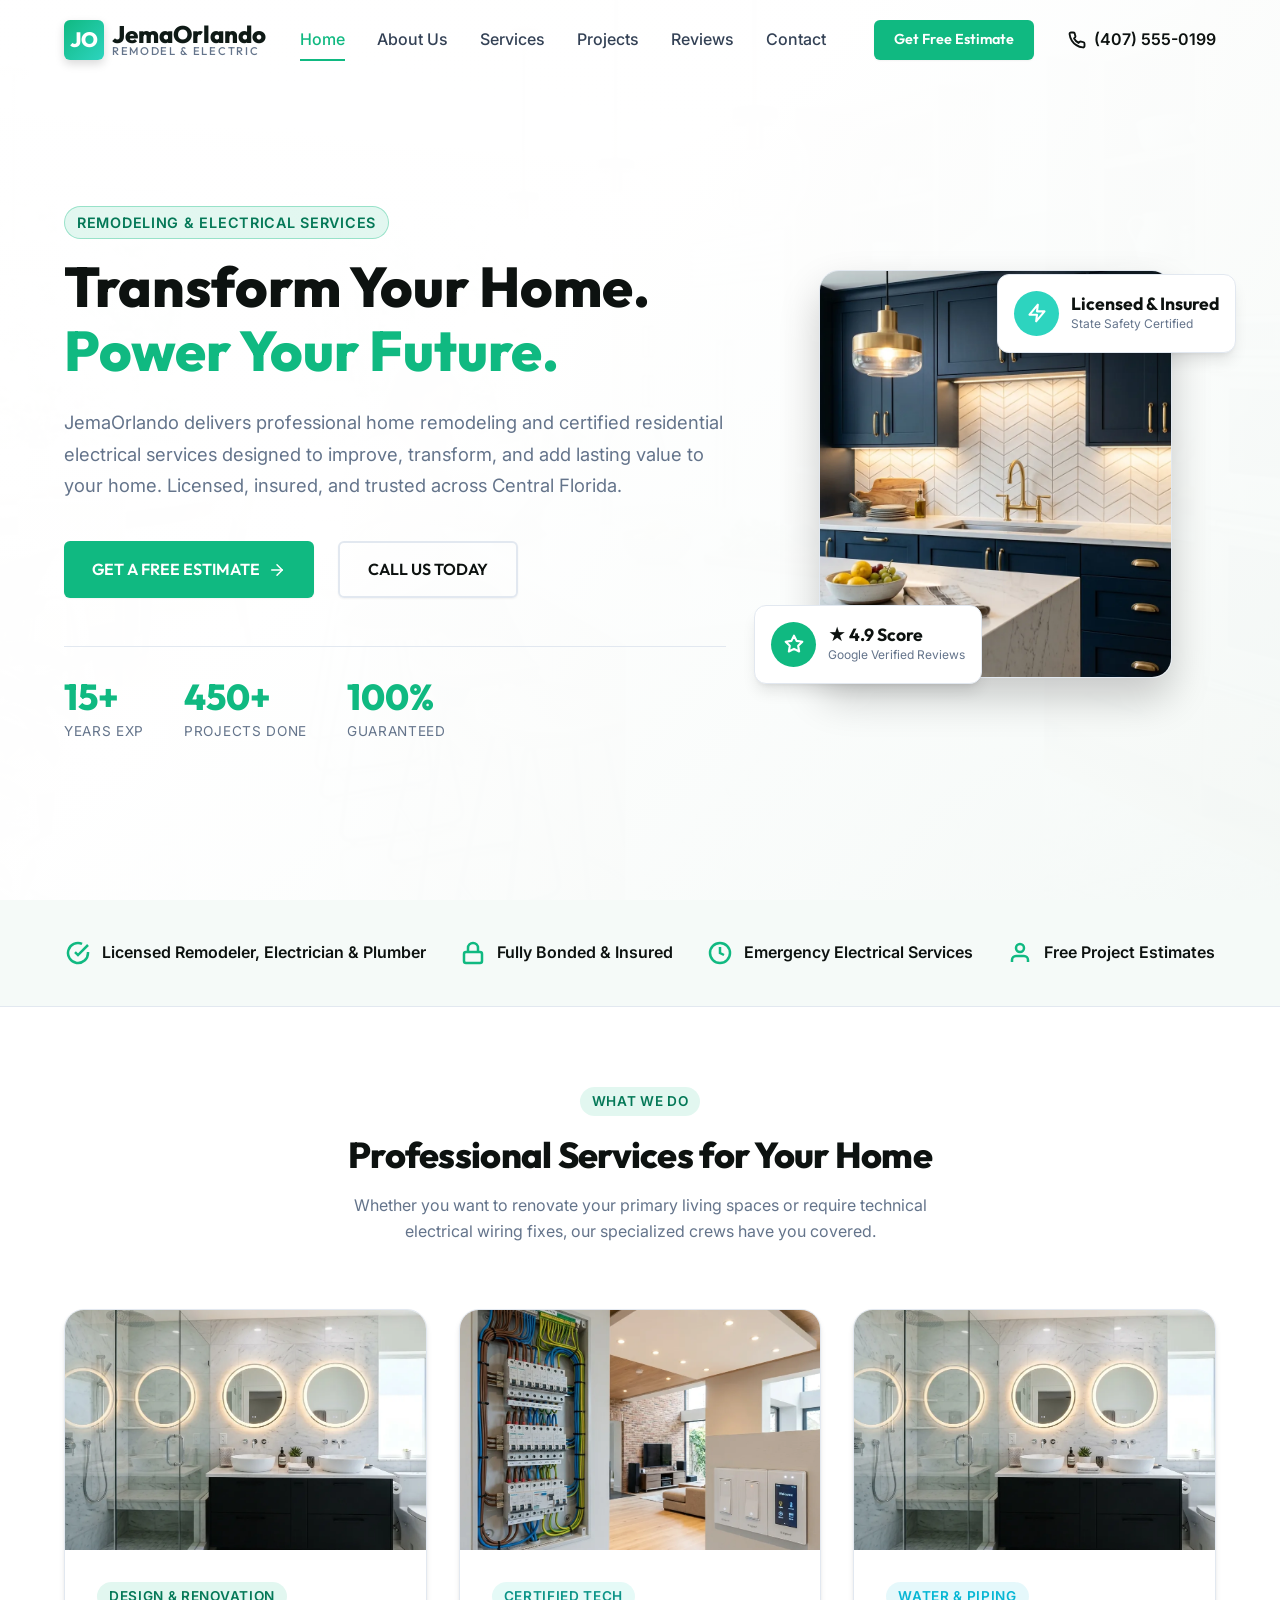
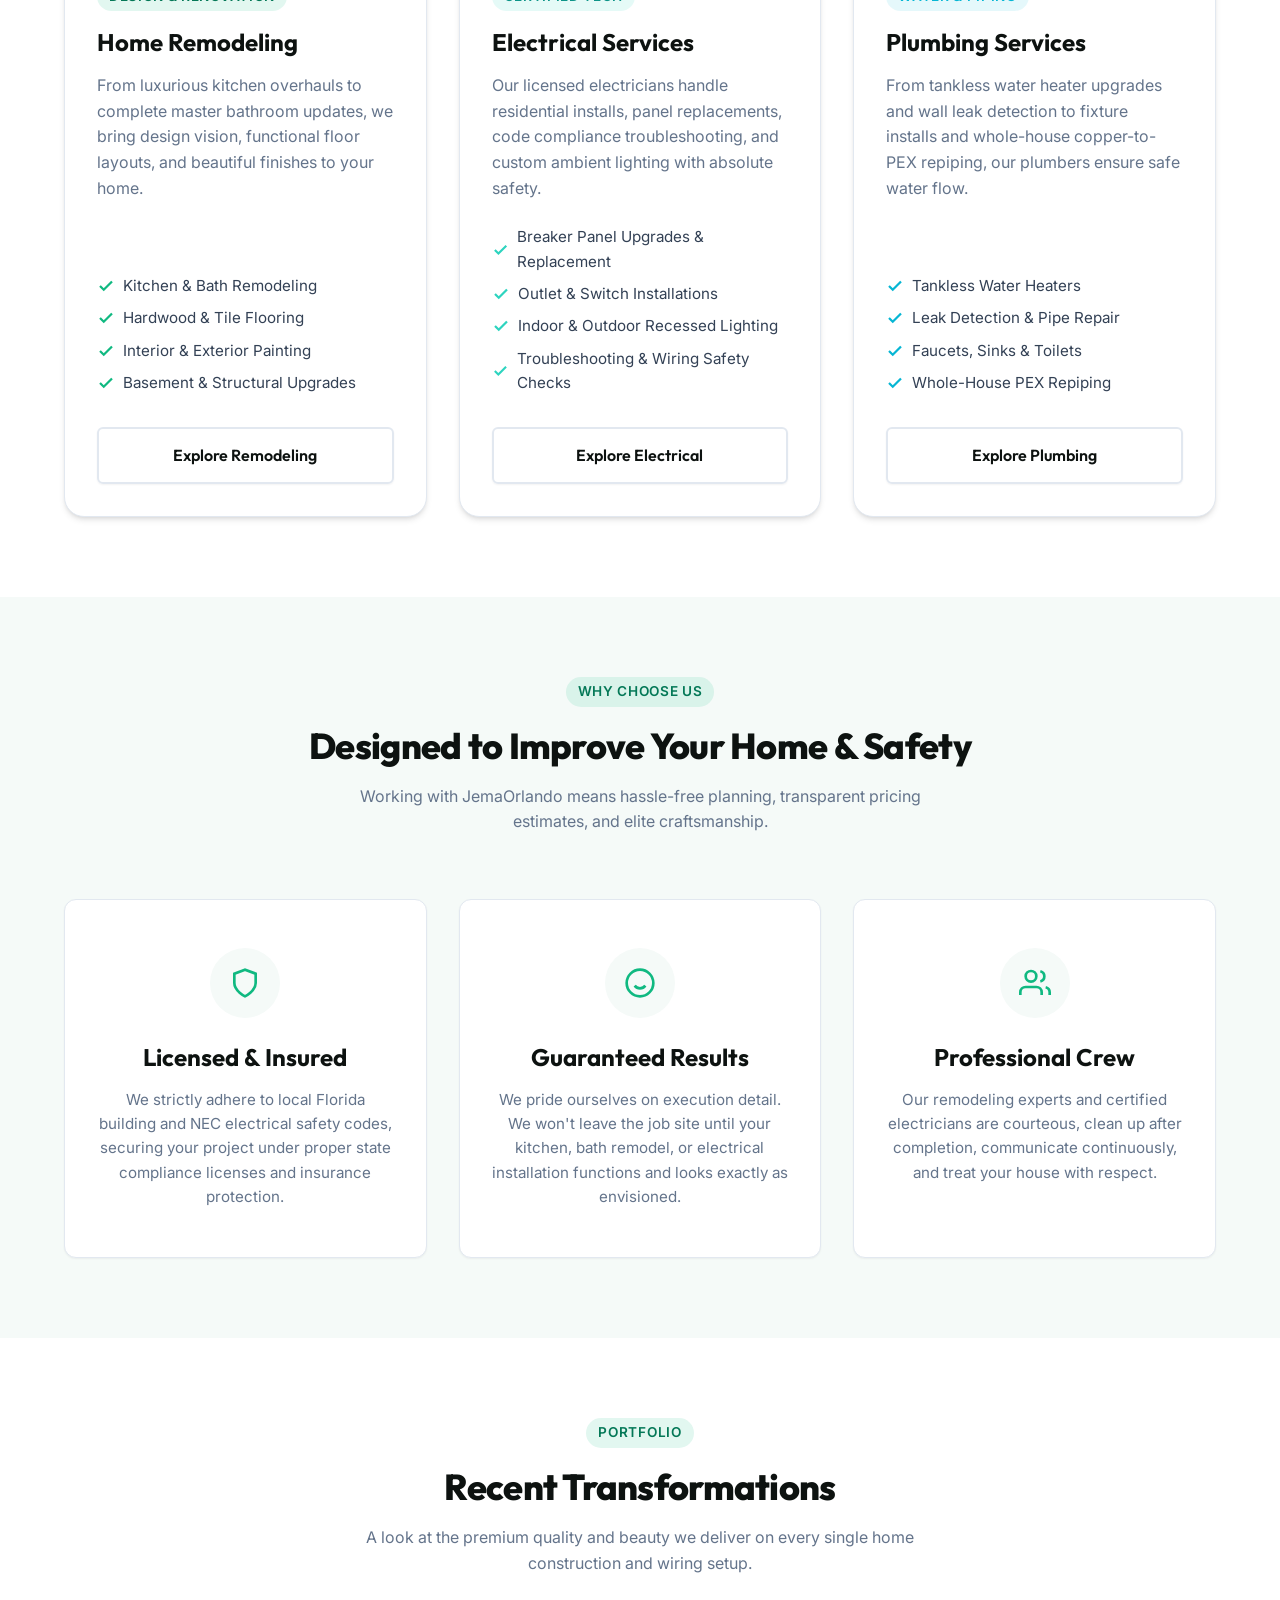
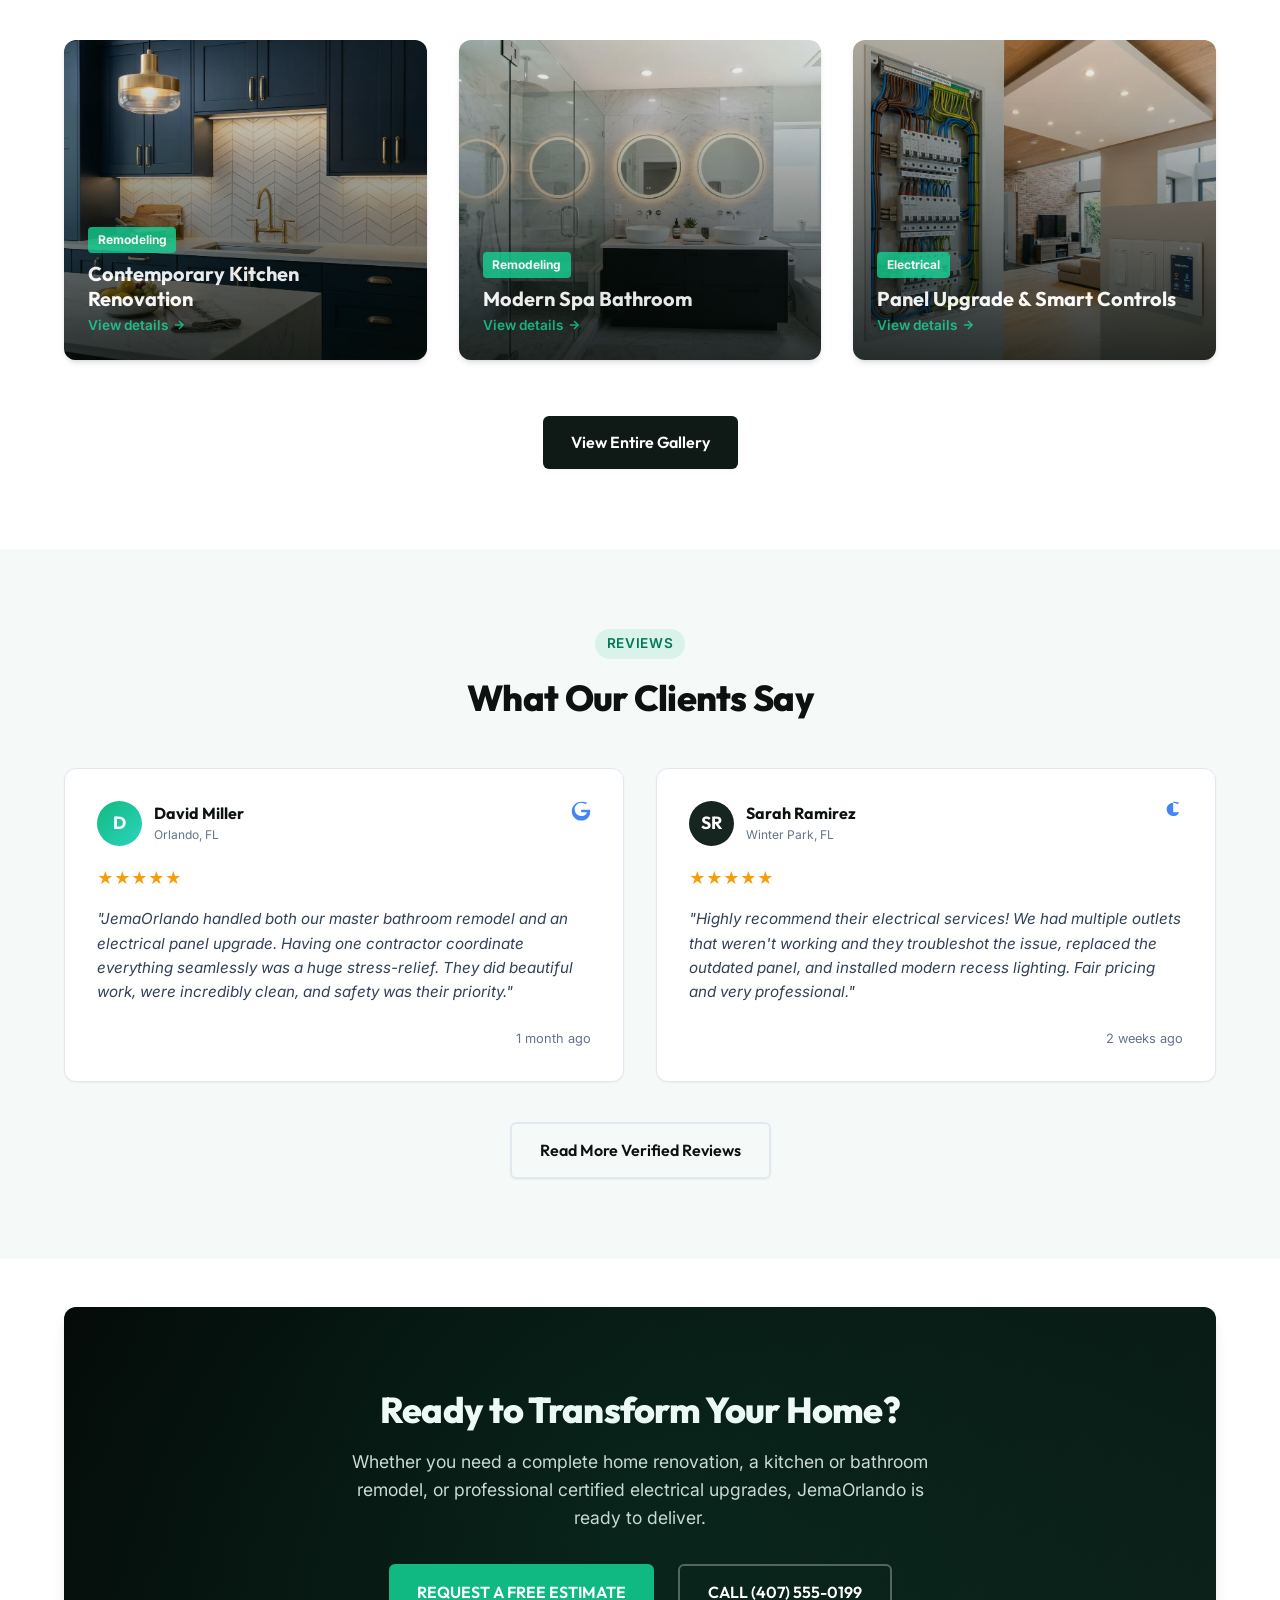
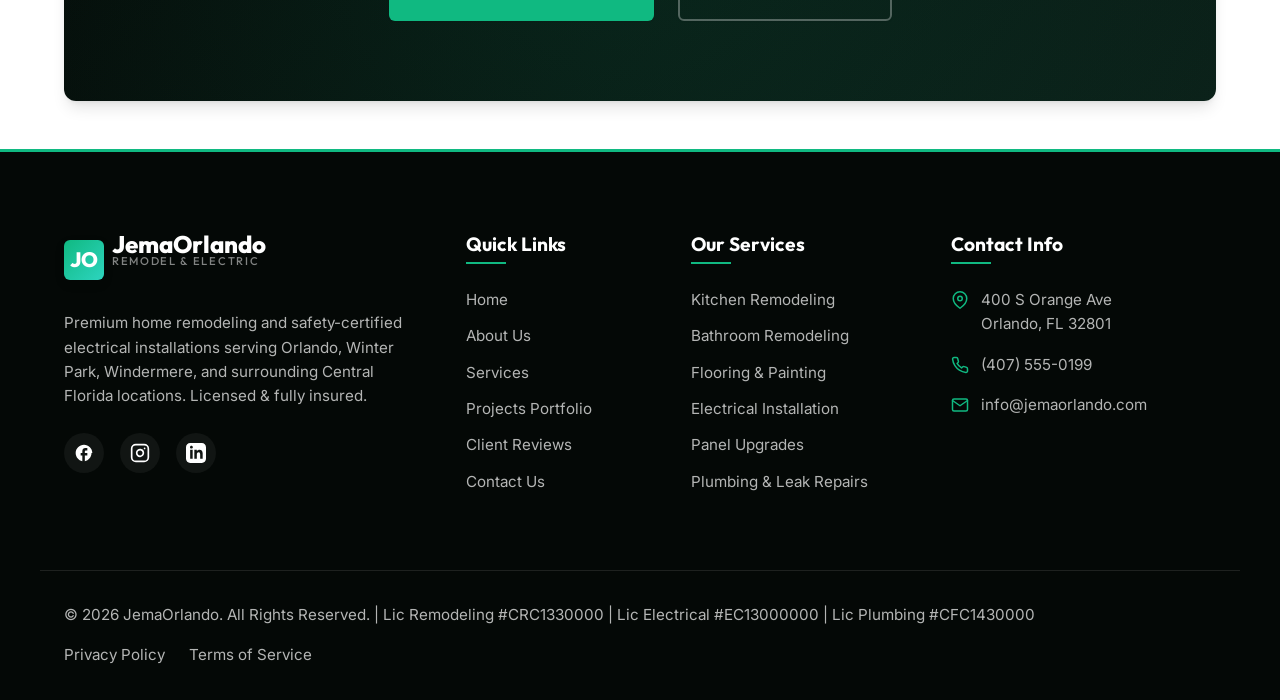
<file: index.html>
<!DOCTYPE html>
<html lang="en">
<head>
  <meta charset="UTF-8">
  <meta name="viewport" content="width=device-width, initial-scale=1.0">
  <meta name="description" content="Looking for top-rated home remodeling, electrical, and plumbing contractors in Orlando, FL? JemaOrlando specializes in custom kitchen & bathroom renovations, electrical panel upgrades, smart wiring, leak detection, and water heaters. Licensed & insured. Get a free estimate today!">
  <meta name="keywords" content="home remodeling near me, home renovation contractor, kitchen remodeling Orlando, bathroom remodeling Orlando, electrical contractor Orlando, residential electrician, plumbing repair Orlando, leak detection near me, home improvement contractor, JemaOrlando">
  <link rel="canonical" href="https://jemaorlando.com/">
  
  <title>JemaOrlando | Remodeling, Electrical & Plumbing Services Orlando, FL</title>
  
  <!-- Font Performance -->
  <link rel="preconnect" href="https://fonts.googleapis.com">
  <link rel="preconnect" href="https://fonts.gstatic.com" crossorigin>
  
  <!-- CSS Stylesheets -->
  <link rel="stylesheet" href="css/style.css">
  <link rel="stylesheet" href="css/pages.css">
  
  <!-- Schema.org JSON-LD Local Business Markup -->
  <script type="application/ld+json">
  {
    "@context": "https://schema.org",
    "@graph": [
      {
        "@type": "HomeAndConstructionBusiness",
        "@id": "https://jemaorlando.com/#business",
        "name": "JemaOrlando",
        "url": "https://jemaorlando.com/",
        "telephone": "+14075550199",
        "email": "info@jemaorlando.com",
        "address": {
          "@type": "PostalAddress",
          "streetAddress": "400 S Orange Ave",
          "addressLocality": "Orlando",
          "addressRegion": "FL",
          "postalCode": "32801",
          "addressCountry": "US"
        },
        "geo": {
          "@type": "GeoCoordinates",
          "latitude": 28.538336,
          "longitude": -81.379234
        },
        "priceRange": "$$",
        "image": "https://jemaorlando.com/assets/images/hero_background.webp",
        "areaServed": [
          {
            "@type": "AdministrativeArea",
            "name": "Orlando"
          },
          {
            "@type": "AdministrativeArea",
            "name": "Winter Park"
          },
          {
            "@type": "AdministrativeArea",
            "name": "Windermere"
          },
          {
            "@type": "AdministrativeArea",
            "name": "Central Florida"
          }
        ]
      },
      {
        "@type": "Electrician",
        "@id": "https://jemaorlando.com/#electrician",
        "name": "JemaOrlando Electrical Services",
        "telephone": "+14075550199",
        "areaServed": "Central Florida"
      }
    ]
  }
  </script>
</head>
<body>

  <!-- Sticky Header -->
  <header class="header">
    <div class="container nav-container">
      <a href="index.html" class="logo">
        <div class="logo-icon">JO</div>
        <div class="logo-text">
          JemaOrlando
          <span class="logo-subtext">REMODEL & ELECTRIC</span>
        </div>
      </a>
      
      <!-- Mobile hamburger toggle -->
      <button class="nav-toggle" aria-label="Toggle menu" aria-expanded="false">
        <span></span>
        <span></span>
        <span></span>
      </button>

      <nav class="nav-menu">
        <a href="index.html" class="nav-link active">Home</a>
        <a href="about.html" class="nav-link">About Us</a>
        <a href="services.html" class="nav-link">Services</a>
        <a href="projects.html" class="nav-link">Projects</a>
        <a href="reviews.html" class="nav-link">Reviews</a>
        <a href="contact.html" class="nav-link">Contact</a>
        <a href="contact.html" class="btn btn-primary" style="padding: 0.5rem 1.25rem; font-size: 0.9rem; margin-left: 1rem; color: white;">Get Free Estimate</a>
      </nav>

      <div class="nav-cta">
        <a href="tel:+14075550199" class="nav-phone">
          <svg width="18" height="18" viewBox="0 0 24 24" fill="none" stroke="currentColor" stroke-width="2.5" stroke-linecap="round" stroke-linejoin="round"><path d="M22 16.92v3a2 2 0 0 1-2.18 2 19.79 19.79 0 0 1-8.63-3.07 19.5 19.5 0 0 1-6-6 19.79 19.79 0 0 1-3.07-8.67A2 2 0 0 1 4.11 2h3a2 2 0 0 1 2 1.72 12.84 12.84 0 0 0 .7 2.81 2 2 0 0 1-.45 2.11L8.09 9.91a16 16 0 0 0 6 6l1.27-1.27a2 2 0 0 1 2.11-.45 12.84 12.84 0 0 0 2.81.7A2 2 0 0 1 22 16.92z"/></svg>
          (407) 555-0199
        </a>
      </div>
    </div>
  </header>

  <!-- Hero Section -->
  <section class="hero">
    <img src="assets/images/hero_background.webp" alt="Stunning remodeled Florida kitchen" class="hero-bg-img" fetchpriority="high" decoding="async">
    <div class="container">
      <div class="hero-grid">
        <div class="hero-content reveal">
          <span class="badge">Remodeling & Electrical Services</span>
          <h1 class="hero-title">
            Transform Your Home.
            <span class="text-accent">Power Your Future.</span>
          </h1>
          <p class="hero-description">
            JemaOrlando delivers professional home remodeling and certified residential electrical services designed to improve, transform, and add lasting value to your home. Licensed, insured, and trusted across Central Florida.
          </p>
          <div class="hero-btns">
            <a href="contact.html" class="btn btn-primary">
              GET A FREE ESTIMATE
              <svg width="18" height="18" viewBox="0 0 24 24" fill="none" stroke="currentColor" stroke-width="2" stroke-linecap="round" stroke-linejoin="round"><line x1="5" y1="12" x2="19" y2="12"/><polyline points="12 5 19 12 12 19"/></svg>
            </a>
            <a href="tel:+14075550199" class="btn btn-outline">
              CALL US TODAY
            </a>
          </div>
          
          <div class="hero-stats">
            <div class="stat-item">
              <span class="stat-num">15+</span>
              <span class="stat-label">Years Exp</span>
            </div>
            <div class="stat-item">
              <span class="stat-num">450+</span>
              <span class="stat-label">Projects Done</span>
            </div>
            <div class="stat-item">
              <span class="stat-num">100%</span>
              <span class="stat-label">Guaranteed</span>
            </div>
          </div>
        </div>
        
        <div class="hero-visual reveal anim-delay-200">
          <div class="hero-card-main">
            <img src="assets/images/kitchen_remodel.webp" alt="Luxury kitchen remodel design detail" loading="lazy" decoding="async">
          </div>
          <!-- Overlapping interactive metrics -->
          <div class="hero-card-badge hero-badge-1">
            <div class="badge-icon-wrap">
              <svg width="20" height="20" viewBox="0 0 24 24" fill="none" stroke="#ffffff" stroke-width="2.5" stroke-linecap="round" stroke-linejoin="round"><path d="M12 2l3.09 6.26L22 9.27l-5 4.87 1.18 6.88L12 17.77l-6.18 3.25L7 14.14 2 9.27l6.91-1.01L12 2z"/></svg>
            </div>
            <div>
              <div class="badge-text-primary">★ 4.9 Score</div>
              <div class="badge-text-sub">Google Verified Reviews</div>
            </div>
          </div>
          
          <div class="hero-card-badge hero-badge-2">
            <div class="badge-icon-wrap">
              <svg width="20" height="20" viewBox="0 0 24 24" fill="none" stroke="#ffffff" stroke-width="2.5" stroke-linecap="round" stroke-linejoin="round"><path d="M13 2L3 14h9l-1 8 10-12h-9l1-8z"/></svg>
            </div>
            <div>
              <div class="badge-text-primary">Licensed & Insured</div>
              <div class="badge-text-sub">State Safety Certified</div>
            </div>
          </div>
        </div>
      </div>
    </div>
  </section>

  <!-- Trust Bar -->
  <section class="trust-bar">
    <div class="container">
      <div class="trust-flex">
        <div class="trust-item">
          <svg width="24" height="24" viewBox="0 0 24 24" fill="none" stroke="currentColor" stroke-width="2.5"><path d="M22 11.08V12a10 10 0 1 1-5.93-9.14"/><polyline points="22 4 12 14.01 9 11.01"/></svg>
          Licensed Remodeler, Electrician & Plumber
        </div>
        <div class="trust-item">
          <svg width="24" height="24" viewBox="0 0 24 24" fill="none" stroke="currentColor" stroke-width="2.5"><rect x="3" y="11" width="18" height="11" rx="2" ry="2"/><path d="M7 11V7a5 5 0 0 1 10 0v4"/></svg>
          Fully Bonded & Insured
        </div>
        <div class="trust-item">
          <svg width="24" height="24" viewBox="0 0 24 24" fill="none" stroke="currentColor" stroke-width="2.5"><circle cx="12" cy="12" r="10"/><polyline points="12 6 12 12 16 14"/></svg>
          Emergency Electrical Services
        </div>
        <div class="trust-item">
          <svg width="24" height="24" viewBox="0 0 24 24" fill="none" stroke="currentColor" stroke-width="2.5"><path d="M20 21v-2a4 4 0 0 0-4-4H8a4 4 0 0 0-4 4v2"/><circle cx="12" cy="7" r="4"/></svg>
          Free Project Estimates
        </div>
      </div>
    </div>
  </section>

  <!-- Services Sneak Peek Section -->
  <section class="section">
    <div class="container">
      <div class="text-center reveal" style="margin-bottom: 4rem;">
        <span class="badge">What We Do</span>
        <h2>Professional Services for Your Home</h2>
        <p style="color: var(--text-muted); max-width: 600px; margin: 1rem auto 0;">
          Whether you want to renovate your primary living spaces or require technical electrical wiring fixes, our specialized crews have you covered.
        </p>
      </div>

      <div class="grid-3">
        <!-- Remodeling Block -->
        <div class="feature-block reveal">
          <div class="feature-img-wrapper">
            <img src="assets/images/bathroom_remodel.webp" alt="Luxury bathroom renovation with modern tiles" loading="lazy" decoding="async">
          </div>
          <div class="feature-content">
            <span class="badge" style="align-self: flex-start;">Design & Renovation</span>
            <h3>Home Remodeling</h3>
            <p>From luxurious kitchen overhauls to complete master bathroom updates, we bring design vision, functional floor layouts, and beautiful finishes to your home.</p>
            <ul class="feature-list">
              <li>
                <svg width="18" height="18" viewBox="0 0 24 24" fill="none" stroke="currentColor" stroke-width="3"><polyline points="20 6 9 17 4 12"/></svg>
                Kitchen & Bath Remodeling
              </li>
              <li>
                <svg width="18" height="18" viewBox="0 0 24 24" fill="none" stroke="currentColor" stroke-width="3"><polyline points="20 6 9 17 4 12"/></svg>
                Hardwood & Tile Flooring
              </li>
              <li>
                <svg width="18" height="18" viewBox="0 0 24 24" fill="none" stroke="currentColor" stroke-width="3"><polyline points="20 6 9 17 4 12"/></svg>
                Interior & Exterior Painting
              </li>
              <li>
                <svg width="18" height="18" viewBox="0 0 24 24" fill="none" stroke="currentColor" stroke-width="3"><polyline points="20 6 9 17 4 12"/></svg>
                Basement & Structural Upgrades
              </li>
            </ul>
            <a href="services.html" class="btn btn-outline" style="margin-top: auto; display: block; text-align: center;">Explore Remodeling</a>
          </div>
        </div>

        <!-- Electrical Block -->
        <div class="feature-block reveal anim-delay-100">
          <div class="feature-img-wrapper">
            <img src="assets/images/electrician_work.webp" alt="Electrician wiring residential breaker panel" loading="lazy" decoding="async">
          </div>
          <div class="feature-content">
            <span class="badge badge-secondary" style="align-self: flex-start;">Certified Tech</span>
            <h3>Electrical Services</h3>
            <p>Our licensed electricians handle residential installs, panel replacements, code compliance troubleshooting, and custom ambient lighting with absolute safety.</p>
            <ul class="feature-list">
              <li>
                <svg width="18" height="18" viewBox="0 0 24 24" fill="none" stroke="var(--secondary)" stroke-width="3"><polyline points="20 6 9 17 4 12"/></svg>
                Breaker Panel Upgrades & Replacement
              </li>
              <li>
                <svg width="18" height="18" viewBox="0 0 24 24" fill="none" stroke="var(--secondary)" stroke-width="3"><polyline points="20 6 9 17 4 12"/></svg>
                Outlet & Switch Installations
              </li>
              <li>
                <svg width="18" height="18" viewBox="0 0 24 24" fill="none" stroke="var(--secondary)" stroke-width="3"><polyline points="20 6 9 17 4 12"/></svg>
                Indoor & Outdoor Recessed Lighting
              </li>
              <li>
                <svg width="18" height="18" viewBox="0 0 24 24" fill="none" stroke="var(--secondary)" stroke-width="3"><polyline points="20 6 9 17 4 12"/></svg>
                Troubleshooting & Wiring Safety Checks
              </li>
            </ul>
            <a href="services.html" class="btn btn-outline" style="margin-top: auto; display: block; text-align: center; border-color: var(--border-color); color: var(--text-dark);">Explore Electrical</a>
          </div>
        </div>

        <!-- Plumbing Block -->
        <div class="feature-block reveal anim-delay-200">
          <div class="feature-img-wrapper">
            <img src="assets/images/bathroom_remodel.webp" alt="Plumber replacing modern bathroom vanity faucets" loading="lazy" decoding="async">
          </div>
          <div class="feature-content">
            <span class="badge" style="align-self: flex-start; background: rgba(6, 182, 212, 0.1); color: #06b6d4;">Water & Piping</span>
            <h3>Plumbing Services</h3>
            <p>From tankless water heater upgrades and wall leak detection to fixture installs and whole-house copper-to-PEX repiping, our plumbers ensure safe water flow.</p>
            <ul class="feature-list">
              <li>
                <svg width="18" height="18" viewBox="0 0 24 24" fill="none" stroke="#06b6d4" stroke-width="3"><polyline points="20 6 9 17 4 12"/></svg>
                Tankless Water Heaters
              </li>
              <li>
                <svg width="18" height="18" viewBox="0 0 24 24" fill="none" stroke="#06b6d4" stroke-width="3"><polyline points="20 6 9 17 4 12"/></svg>
                Leak Detection & Pipe Repair
              </li>
              <li>
                <svg width="18" height="18" viewBox="0 0 24 24" fill="none" stroke="#06b6d4" stroke-width="3"><polyline points="20 6 9 17 4 12"/></svg>
                Faucets, Sinks & Toilets
              </li>
              <li>
                <svg width="18" height="18" viewBox="0 0 24 24" fill="none" stroke="#06b6d4" stroke-width="3"><polyline points="20 6 9 17 4 12"/></svg>
                Whole-House PEX Repiping
              </li>
            </ul>
            <a href="services.html" class="btn btn-outline" style="margin-top: auto; display: block; text-align: center; border-color: var(--border-color); color: var(--text-dark);">Explore Plumbing</a>
          </div>
        </div>
      </div>
    </div>
  </section>

  <!-- Benefits Section -->
  <section class="section section-bg">
    <div class="container">
      <div class="text-center reveal" style="margin-bottom: 4rem;">
        <span class="badge">Why Choose Us</span>
        <h2>Designed to Improve Your Home & Safety</h2>
        <p style="color: var(--text-muted); max-width: 600px; margin: 1rem auto 0;">
          Working with JemaOrlando means hassle-free planning, transparent pricing estimates, and elite craftsmanship.
        </p>
      </div>

      <div class="grid-3">
        <!-- Benefit 1 -->
        <div class="benefit-card reveal">
          <div class="benefit-icon">
            <svg width="32" height="32" viewBox="0 0 24 24" fill="none" stroke="currentColor" stroke-width="2"><path d="M12 22s8-4 8-10V5l-8-3-8 3v7c0 6 8 10 8 10z"/></svg>
          </div>
          <h3>Licensed & Insured</h3>
          <p>We strictly adhere to local Florida building and NEC electrical safety codes, securing your project under proper state compliance licenses and insurance protection.</p>
        </div>

        <!-- Benefit 2 -->
        <div class="benefit-card reveal anim-delay-100">
          <div class="benefit-icon">
            <svg width="32" height="32" viewBox="0 0 24 24" fill="none" stroke="currentColor" stroke-width="2"><circle cx="12" cy="12" r="10"/><path d="M8 14s1.5 2 4 2 4-2 4-2"/><line x1="9" y1="9" x2="9.01" y2="9"/><line x1="15" y1="9" x2="15.01" y2="9"/></svg>
          </div>
          <h3>Guaranteed Results</h3>
          <p>We pride ourselves on execution detail. We won't leave the job site until your kitchen, bath remodel, or electrical installation functions and looks exactly as envisioned.</p>
        </div>

        <!-- Benefit 3 -->
        <div class="benefit-card reveal anim-delay-200">
          <div class="benefit-icon">
            <svg width="32" height="32" viewBox="0 0 24 24" fill="none" stroke="currentColor" stroke-width="2"><path d="M17 21v-2a4 4 0 0 0-4-4H5a4 4 0 0 0-4 4v2"/><circle cx="9" cy="7" r="4"/><path d="M23 21v-2a4 4 0 0 0-3-3.87"/><path d="M16 3.13a4 4 0 0 1 0 7.75"/></svg>
          </div>
          <h3>Professional Crew</h3>
          <p>Our remodeling experts and certified electricians are courteous, clean up after completion, communicate continuously, and treat your house with respect.</p>
        </div>
      </div>
    </div>
  </section>

  <!-- Featured Projects Gallery Preview -->
  <section class="section">
    <div class="container">
      <div class="text-center reveal" style="margin-bottom: 4rem;">
        <span class="badge">Portfolio</span>
        <h2>Recent Transformations</h2>
        <p style="color: var(--text-muted); max-width: 600px; margin: 1rem auto 0;">
          A look at the premium quality and beauty we deliver on every single home construction and wiring setup.
        </p>
      </div>

      <div class="grid-3" style="margin-bottom: 3.5rem;">
        <!-- Project 1 -->
        <div class="project-card reveal">
          <img src="assets/images/kitchen_remodel.webp" alt="Completed kitchen renovation project" loading="lazy" decoding="async">
          <div class="project-overlay">
            <span class="project-tag">Remodeling</span>
            <h4>Contemporary Kitchen Renovation</h4>
            <a href="projects.html" class="project-link">
              View details
              <svg width="14" height="14" viewBox="0 0 24 24" fill="none" stroke="currentColor" stroke-width="2.5"><line x1="5" y1="12" x2="19" y2="12"/><polyline points="12 5 19 12 12 19"/></svg>
            </a>
          </div>
        </div>

        <!-- Project 2 -->
        <div class="project-card reveal anim-delay-100">
          <img src="assets/images/bathroom_remodel.webp" alt="Luxury master bath renovation" loading="lazy" decoding="async">
          <div class="project-overlay">
            <span class="project-tag">Remodeling</span>
            <h4>Modern Spa Bathroom</h4>
            <a href="projects.html" class="project-link">
              View details
              <svg width="14" height="14" viewBox="0 0 24 24" fill="none" stroke="currentColor" stroke-width="2.5"><line x1="5" y1="12" x2="19" y2="12"/><polyline points="12 5 19 12 12 19"/></svg>
            </a>
          </div>
        </div>

        <!-- Project 3 -->
        <div class="project-card reveal anim-delay-200">
          <img src="assets/images/electrician_work.webp" alt="Smart home electrical panels installation" loading="lazy" decoding="async">
          <div class="project-overlay">
            <span class="project-tag">Electrical</span>
            <h4>Panel Upgrade & Smart Controls</h4>
            <a href="projects.html" class="project-link">
              View details
              <svg width="14" height="14" viewBox="0 0 24 24" fill="none" stroke="currentColor" stroke-width="2.5"><line x1="5" y1="12" x2="19" y2="12"/><polyline points="12 5 19 12 12 19"/></svg>
            </a>
          </div>
        </div>
      </div>

      <div class="text-center reveal">
        <a href="projects.html" class="btn btn-dark">View Entire Gallery</a>
      </div>
    </div>
  </section>

  <!-- Testimonials preview banner -->
  <section class="section section-bg">
    <div class="container">
      <div class="text-center reveal" style="margin-bottom: 3rem;">
        <span class="badge">Reviews</span>
        <h2>What Our Clients Say</h2>
      </div>

      <div class="grid-2 reveal">
        <div class="review-card">
          <div class="review-header">
            <div class="review-user">
              <div class="user-avatar electric">D</div>
              <div class="user-info">
                <h5>David Miller</h5>
                <p>Orlando, FL</p>
              </div>
            </div>
            <svg class="google-icon-small" width="20" height="20" viewBox="0 0 24 24" fill="currentColor"><path d="M12.24 10.285V13.4h6.887c-.275 1.565-1.88 4.604-6.887 4.604-4.33 0-7.859-3.578-7.859-8s3.529-8 7.859-8c2.46 0 4.105 1.025 5.047 1.926l2.427-2.334C17.955 2.192 15.34 1 12.24 1 6.033 1 1 6.033 1 12.24s5.033 11.24 11.24 11.24c6.478 0 10.793-4.537 10.793-10.986 0-.746-.08-1.3-.176-1.859H12.24z"/></svg>
          </div>
          <div class="review-rating">★★★★★</div>
          <p class="review-text">
            "JemaOrlando handled both our master bathroom remodel and an electrical panel upgrade. Having one contractor coordinate everything seamlessly was a huge stress-relief. They did beautiful work, were incredibly clean, and safety was their priority."
          </p>
          <div class="review-date">1 month ago</div>
        </div>

        <div class="review-card">
          <div class="review-header">
            <div class="review-user">
              <div class="user-avatar">SR</div>
              <div class="user-info">
                <h5>Sarah Ramirez</h5>
                <p>Winter Park, FL</p>
              </div>
            </div>
            <svg class="google-icon-small" width="20" height="20" viewBox="0 0 24 24" fill="currentColor"><path d="M12.24 10.285V13.4h6.887c-.275 1.565-1.88 4.604-6.887 4.604-4.33 0-7.859-3.578-7.859-8s3.529-8 7.859-8c2.46 0 4.105 1.025 5.047 1.926l2.427-2.334C17.955 2.192 15.34 1 12.24 1 6.033 1 12.24s5.033 11.24 11.24 11.24c6.478 0 10.793-4.537 10.793-10.986 0-.746-.08-1.3-.176-1.859H12.24z"/></svg>
          </div>
          <div class="review-rating">★★★★★</div>
          <p class="review-text">
            "Highly recommend their electrical services! We had multiple outlets that weren't working and they troubleshot the issue, replaced the outdated panel, and installed modern recess lighting. Fair pricing and very professional."
          </p>
          <div class="review-date">2 weeks ago</div>
        </div>
      </div>
      
      <div class="text-center reveal" style="margin-top: 2.5rem;">
        <a href="reviews.html" class="btn btn-outline">Read More Verified Reviews</a>
      </div>
    </div>
  </section>

  <!-- CTA Banner Section -->
  <section class="container reveal">
    <div class="cta-banner">
      <h2>Ready to Transform Your Home?</h2>
      <p>Whether you need a complete home renovation, a kitchen or bathroom remodel, or professional certified electrical upgrades, JemaOrlando is ready to deliver.</p>
      <div class="cta-actions">
        <a href="contact.html" class="btn btn-primary">REQUEST A FREE ESTIMATE</a>
        <a href="tel:+14075550199" class="btn btn-outline-white">CALL (407) 555-0199</a>
      </div>
    </div>
  </section>

  <!-- Footer -->
  <footer class="footer">
    <div class="container footer-grid">
      <div class="footer-about">
        <a href="index.html" class="logo" style="display:inline-flex; margin-bottom:1.5rem;">
          <div class="logo-icon">JO</div>
          <div class="logo-text" style="color:white;">
            JemaOrlando
            <span class="logo-subtext" style="color:rgba(255,255,255,0.5);">REMODEL & ELECTRIC</span>
          </div>
        </a>
        <p>Premium home remodeling and safety-certified electrical installations serving Orlando, Winter Park, Windermere, and surrounding Central Florida locations. Licensed & fully insured.</p>
        <div class="social-links">
          <a href="#" class="social-icon" aria-label="Facebook"><svg width="20" height="20" fill="currentColor" viewBox="0 0 24 24"><path d="M22 12c0-5.52-4.48-10-10-10S2 6.48 2 12c0 4.84 3.44 8.87 8 9.8V15H8v-3h2V9.5C10 7.57 11.57 6 13.5 6H16v3h-2c-.55 0-1 .45-1 1V12h3v3h-3v6.8c4.56-.93 8-4.96 8-9.8z"/></svg></a>
          <a href="#" class="social-icon" aria-label="Instagram"><svg width="20" height="20" fill="none" stroke="currentColor" stroke-width="2" viewBox="0 0 24 24" stroke-linecap="round" stroke-linejoin="round"><rect x="2" y="2" width="20" height="20" rx="5" ry="5"/><path d="M16 11.37A4 4 0 1 1 12.63 8 4 4 0 0 1 16 11.37z"/><line x1="17.5" y1="6.5" x2="17.51" y2="6.5"/></svg></a>
          <a href="#" class="social-icon" aria-label="LinkedIn"><svg width="20" height="20" fill="currentColor" viewBox="0 0 24 24"><path d="M19 0h-14c-2.761 0-5 2.239-5 5v14c0 2.761 2.239 5 5 5h14c2.762 0 5-2.239 5-5v-14c0-2.761-2.238-5-5-5zm-11 19h-3v-11h3v11zm-1.5-12.268c-.966 0-1.75-.779-1.75-1.75s.784-1.75 1.75-1.75 1.75.779 1.75 1.75-.784 1.75-1.75 1.75zm13.5 12.268h-3v-5.604c0-3.368-4-3.113-4 0v5.604h-3v-11h3v1.765c1.396-2.586 7-2.777 7 2.476v6.759z"/></svg></a>
        </div>
      </div>
      
      <div>
        <h4 class="footer-title">Quick Links</h4>
        <ul class="footer-links">
          <li><a href="index.html">Home</a></li>
          <li><a href="about.html">About Us</a></li>
          <li><a href="services.html">Services</a></li>
          <li><a href="projects.html">Projects Portfolio</a></li>
          <li><a href="reviews.html">Client Reviews</a></li>
          <li><a href="contact.html">Contact Us</a></li>
        </ul>
      </div>

      <div>
        <h4 class="footer-title">Our Services</h4>
        <ul class="footer-links">
          <li><a href="services.html">Kitchen Remodeling</a></li>
          <li><a href="services.html">Bathroom Remodeling</a></li>
          <li><a href="services.html">Flooring & Painting</a></li>
          <li><a href="services.html">Electrical Installation</a></li>
          <li><a href="services.html">Panel Upgrades</a></li>
          <li><a href="services.html">Plumbing & Leak Repairs</a></li>
        </ul>
      </div>

      <div>
        <h4 class="footer-title">Contact Info</h4>
        <ul class="footer-contact">
          <li>
            <svg width="18" height="18" viewBox="0 0 24 24" fill="none" stroke="currentColor" stroke-width="2" stroke-linecap="round" stroke-linejoin="round"><path d="M21 10c0 7-9 13-9 13s-9-6-9-13a9 9 0 0 1 18 0z"/><circle cx="12" cy="10" r="3"/></svg>
            <span>400 S Orange Ave<br>Orlando, FL 32801</span>
          </li>
          <li>
            <svg width="18" height="18" viewBox="0 0 24 24" fill="none" stroke="currentColor" stroke-width="2" stroke-linecap="round" stroke-linejoin="round"><path d="M22 16.92v3a2 2 0 0 1-2.18 2 19.79 19.79 0 0 1-8.63-3.07 19.5 19.5 0 0 1-6-6 19.79 19.79 0 0 1-3.07-8.67A2 2 0 0 1 4.11 2h3a2 2 0 0 1 2 1.72 12.84 12.84 0 0 0 .7 2.81 2 2 0 0 1-.45 2.11L8.09 9.91a16 16 0 0 0 6 6l1.27-1.27a2 2 0 0 1 2.11-.45 12.84 12.84 0 0 0 2.81.7A2 2 0 0 1 22 16.92z"/></svg>
            <a href="tel:+14075550199">(407) 555-0199</a>
          </li>
          <li>
            <svg width="18" height="18" viewBox="0 0 24 24" fill="none" stroke="currentColor" stroke-width="2" stroke-linecap="round" stroke-linejoin="round"><path d="M4 4h16c1.1 0 2 .9 2 2v12c0 1.1-.9 2-2 2H4c-1.1 0-2-.9-2-2V6c0-1.1.9-2 2-2z"/><polyline points="22,6 12,13 2,6"/></svg>
            <a href="mailto:info@jemaorlando.com">info@jemaorlando.com</a>
          </li>
        </ul>
      </div>
    </div>

    <div class="container footer-bottom">
      <p>&copy; 2026 JemaOrlando. All Rights Reserved. | Lic Remodeling #CRC1330000 | Lic Electrical #EC13000000 | Lic Plumbing #CFC1430000</p>
      <div class="footer-bottom-links">
        <a href="#">Privacy Policy</a>
        <a href="#">Terms of Service</a>
      </div>
    </div>
  </footer>

  <!-- Floating Mobile Quick Contact Bar -->
  <div class="floating-bar">
    <a href="tel:+14075550199" class="floating-item">
      <svg width="24" height="24" viewBox="0 0 24 24" fill="none" stroke="currentColor" stroke-width="2" stroke-linecap="round" stroke-linejoin="round"><path d="M22 16.92v3a2 2 0 0 1-2.18 2 19.79 19.79 0 0 1-8.63-3.07 19.5 19.5 0 0 1-6-6 19.79 19.79 0 0 1-3.07-8.67A2 2 0 0 1 4.11 2h3a2 2 0 0 1 2 1.72 12.84 12.84 0 0 0 .7 2.81 2 2 0 0 1-.45 2.11L8.09 9.91a16 16 0 0 0 6 6l1.27-1.27a2 2 0 0 1 2.11-.45 12.84 12.84 0 0 0 2.81.7A2 2 0 0 1 22 16.92z"/></svg>
      <span>Call Now</span>
    </a>
    <a href="sms:+14075550199?body=Hi%20JemaOrlando,%20I%20would%20like%20to%20request%20a%20free%20estimate." class="floating-item">
      <svg width="24" height="24" viewBox="0 0 24 24" fill="none" stroke="currentColor" stroke-width="2" stroke-linecap="round" stroke-linejoin="round"><path d="M21 15a2 2 0 0 1-2 2H7l-4 4V5a2 2 0 0 1 2-2h14a2 2 0 0 1 2 2z"/></svg>
      <span>Text Us</span>
    </a>
    <a href="https://wa.me/14075550199?text=Hi%20JemaOrlando,%20I'd%20like%20to%20get%20a%20free%20estimate%20for%20my%20home." target="_blank" class="floating-item whatsapp-item">
      <svg width="24" height="24" fill="currentColor" viewBox="0 0 24 24"><path d="M.057 24l1.687-6.163c-1.041-1.804-1.588-3.849-1.587-5.946C.06 5.348 5.397.01 12.008.01c3.202.001 6.212 1.246 8.477 3.514 2.266 2.268 3.507 5.28 3.505 8.484-.004 6.657-5.34 11.997-11.953 11.997-2.005-.001-3.973-.502-5.724-1.455L0 24zm6.59-4.846c1.6.95 3.188 1.449 4.825 1.451 5.436 0 9.86-4.37 9.864-9.799.002-2.63-1.023-5.101-2.885-6.968C16.688 1.97 14.22 .946 11.6 1.02c-5.438.002-9.864 4.37-9.869 9.803-.002 1.76.478 3.477 1.39 5.011l-.995 3.637 3.737-.977zm11.367-7.794c-.31-.155-1.838-.906-2.122-1.01-.284-.103-.49-.155-.697.155-.206.31-.8.155-.98.31-.18.155-.36.18-.67.026-.31-.155-1.31-.483-2.496-1.54-.922-.823-1.545-1.84-1.725-2.15-.18-.31-.02-.477.136-.631.14-.14.31-.36.465-.54.155-.18.206-.31.31-.517.103-.207.052-.387-.026-.54-.077-.155-.697-1.678-.955-2.3-.25-.6-.505-.517-.697-.527-.18-.01-.387-.01-.593-.01-.206 0-.54.077-.823.387-.284.31-1.083 1.06-1.083 2.585 0 1.525 1.11 2.998 1.265 3.205.155.207 2.185 3.337 5.292 4.68 1.57.679 2.535.88 3.45.8 1.026-.15 2.122-.867 2.42-1.706.296-.838.296-1.558.206-1.706-.09-.15-.31-.233-.62-.388z"/></svg>
      <span>WhatsApp</span>
    </a>
  </div>

  <!-- JavaScript Modules -->
  <script src="js/main.js"></script>
</body>
</html>
</file>
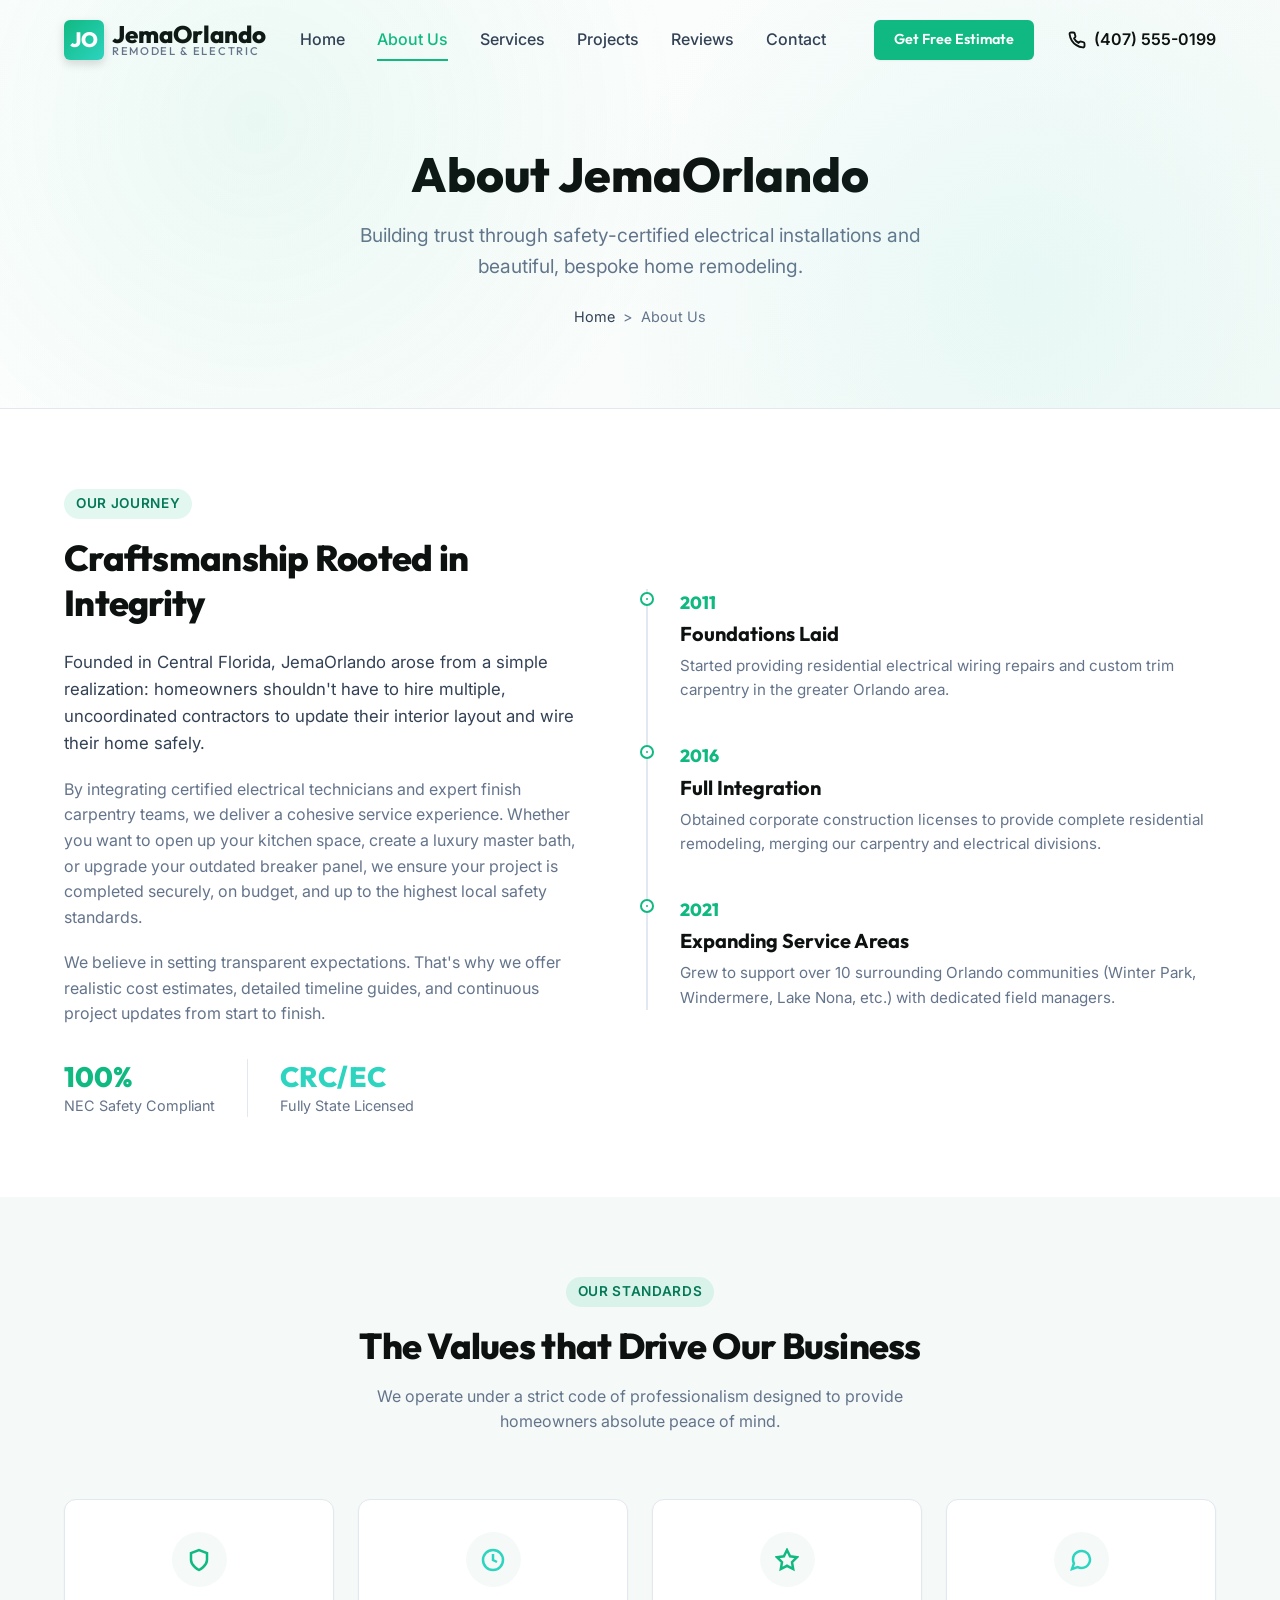
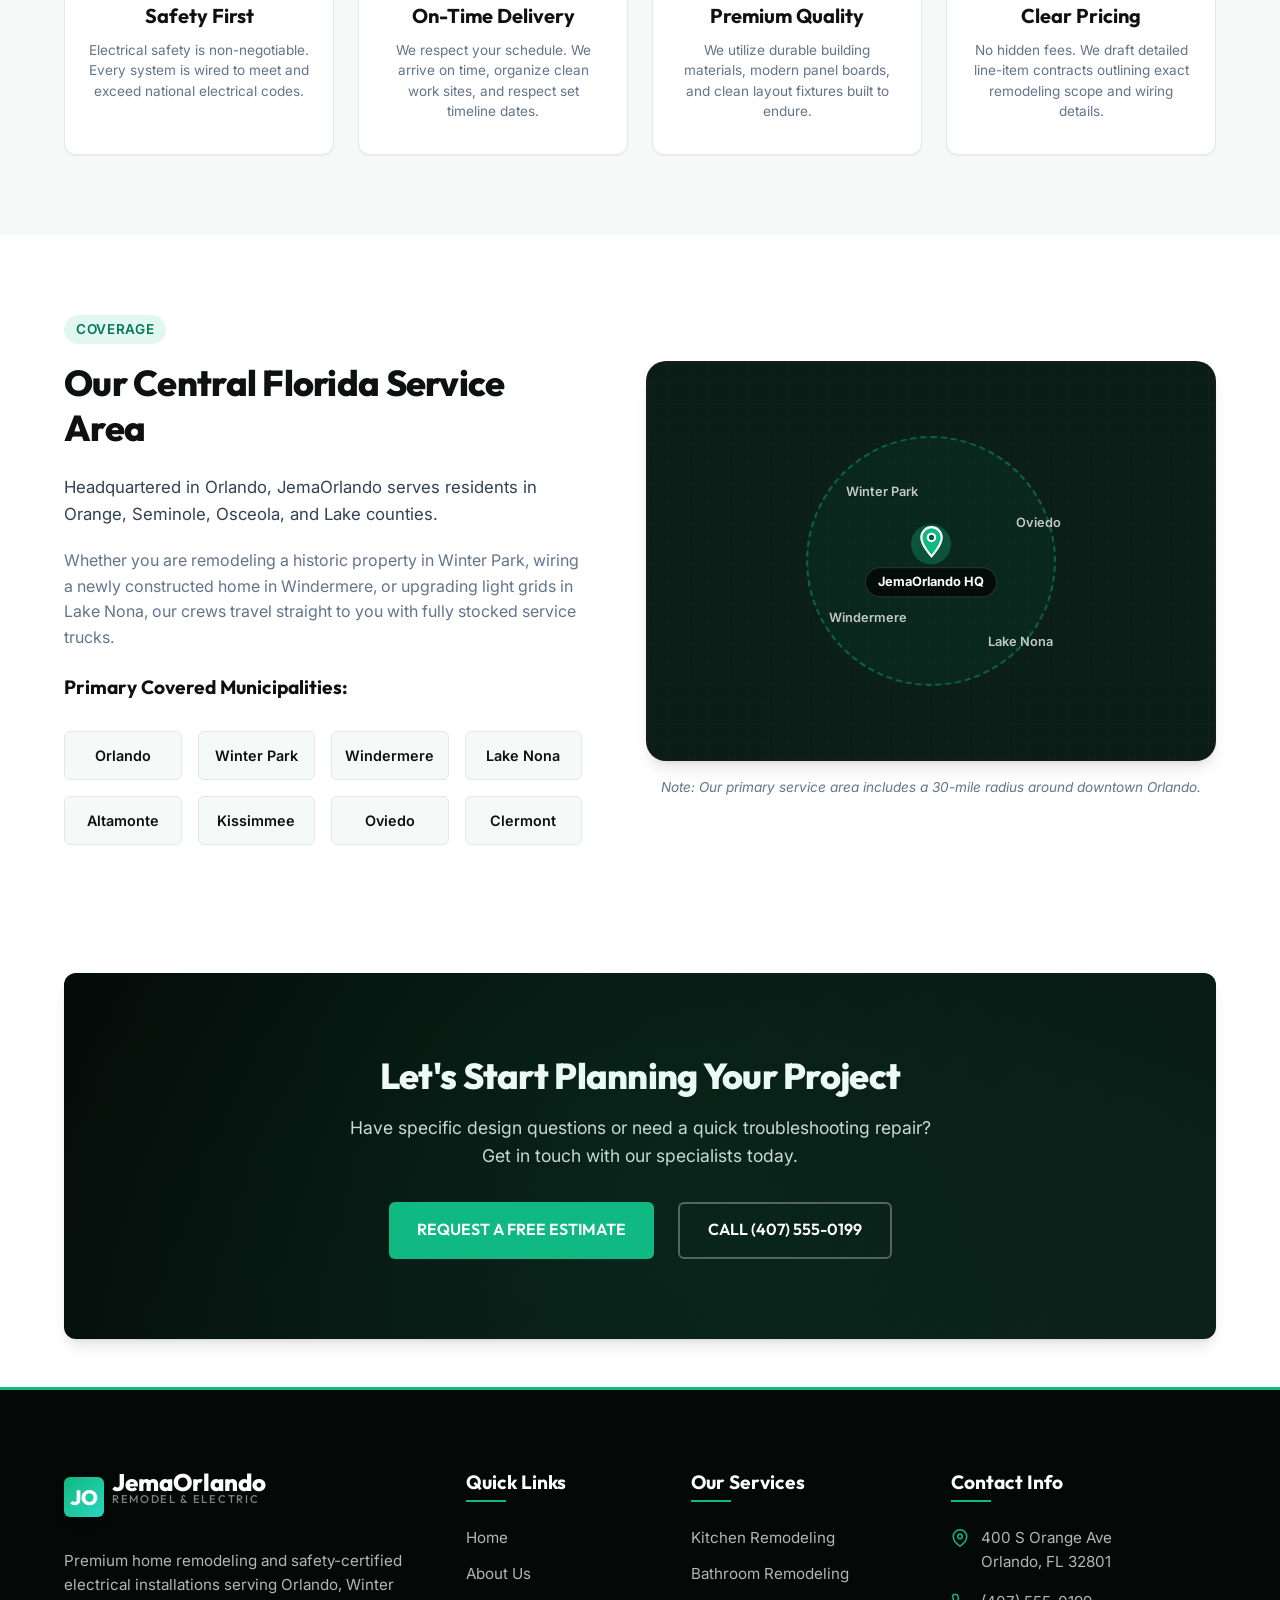
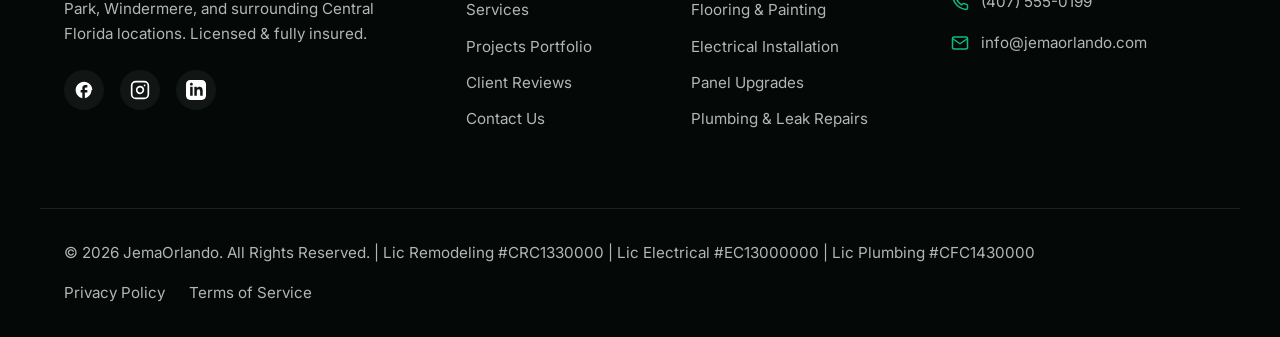
<file: about.html>
<!DOCTYPE html>
<html lang="en">
<head>
  <meta charset="UTF-8">
  <meta name="viewport" content="width=device-width, initial-scale=1.0">
  <meta name="description" content="Learn about JemaOrlando, Central Florida's trusted home remodeling and certified residential electrical services contractor. Discover our safety values, construction expertise, and local service coverage across Orlando, FL.">
  <meta name="keywords" content="remodeling contractor Orlando, electrician near me, JemaOrlando company history, home renovation company Florida, licensed electrician Orlando">
  <link rel="canonical" href="https://jemaorlando.com/about.html">
  
  <title>About Us | JemaOrlando Remodeling & Electrical Services</title>
  
  <!-- Font Performance -->
  <link rel="preconnect" href="https://fonts.googleapis.com">
  <link rel="preconnect" href="https://fonts.gstatic.com" crossorigin>
  
  <!-- CSS Stylesheets -->
  <link rel="stylesheet" href="css/style.css">
  <link rel="stylesheet" href="css/pages.css">
</head>
<body>

  <!-- Sticky Header -->
  <header class="header">
    <div class="container nav-container">
      <a href="index.html" class="logo">
        <div class="logo-icon">JO</div>
        <div class="logo-text">
          JemaOrlando
          <span class="logo-subtext">REMODEL & ELECTRIC</span>
        </div>
      </a>
      
      <!-- Mobile hamburger toggle -->
      <button class="nav-toggle" aria-label="Toggle menu" aria-expanded="false">
        <span></span>
        <span></span>
        <span></span>
      </button>

      <nav class="nav-menu">
        <a href="index.html" class="nav-link">Home</a>
        <a href="about.html" class="nav-link active">About Us</a>
        <a href="services.html" class="nav-link">Services</a>
        <a href="projects.html" class="nav-link">Projects</a>
        <a href="reviews.html" class="nav-link">Reviews</a>
        <a href="contact.html" class="nav-link">Contact</a>
        <a href="contact.html" class="btn btn-primary" style="padding: 0.5rem 1.25rem; font-size: 0.9rem; margin-left: 1rem; color: white;">Get Free Estimate</a>
      </nav>

      <div class="nav-cta">
        <a href="tel:+14075550199" class="nav-phone">
          <svg width="18" height="18" viewBox="0 0 24 24" fill="none" stroke="currentColor" stroke-width="2.5" stroke-linecap="round" stroke-linejoin="round"><path d="M22 16.92v3a2 2 0 0 1-2.18 2 19.79 19.79 0 0 1-8.63-3.07 19.5 19.5 0 0 1-6-6 19.79 19.79 0 0 1-3.07-8.67A2 2 0 0 1 4.11 2h3a2 2 0 0 1 2 1.72 12.84 12.84 0 0 0 .7 2.81 2 2 0 0 1-.45 2.11L8.09 9.91a16 16 0 0 0 6 6l1.27-1.27a2 2 0 0 1 2.11-.45 12.84 12.84 0 0 0 2.81.7A2 2 0 0 1 22 16.92z"/></svg>
          (407) 555-0199
        </a>
      </div>
    </div>
  </header>

  <!-- Page Header -->
  <section class="page-header">
    <div class="container">
      <h1>About JemaOrlando</h1>
      <p>Building trust through safety-certified electrical installations and beautiful, bespoke home remodeling.</p>
      <div class="breadcrumbs">
        <a href="index.html">Home</a> &gt; <span>About Us</span>
      </div>
    </div>
  </section>

  <!-- Who We Are & Timeline Section -->
  <section class="section">
    <div class="container">
      <div class="about-grid">
        <div class="reveal">
          <span class="badge">Our Journey</span>
          <h2 style="margin-bottom: 1.5rem;">Craftsmanship Rooted in Integrity</h2>
          <p style="margin-bottom: 1.25rem; font-size: 1.05rem;">
            Founded in Central Florida, JemaOrlando arose from a simple realization: homeowners shouldn't have to hire multiple, uncoordinated contractors to update their interior layout and wire their home safely.
          </p>
          <p style="color: var(--text-muted); margin-bottom: 1.25rem;">
            By integrating certified electrical technicians and expert finish carpentry teams, we deliver a cohesive service experience. Whether you want to open up your kitchen space, create a luxury master bath, or upgrade your outdated breaker panel, we ensure your project is completed securely, on budget, and up to the highest local safety standards.
          </p>
          <p style="color: var(--text-muted); margin-bottom: 1.5rem;">
            We believe in setting transparent expectations. That's why we offer realistic cost estimates, detailed timeline guides, and continuous project updates from start to finish.
          </p>
          
          <div style="display: flex; gap: 2rem; margin-top: 2rem;">
            <div>
              <h4 class="text-accent" style="font-size: 1.75rem; font-weight:800;">100%</h4>
              <p style="font-size: 0.9rem; color: var(--text-muted);">NEC Safety Compliant</p>
            </div>
            <div style="border-left: 1px solid var(--border-color); padding-left: 2rem;">
              <h4 class="text-secondary" style="font-size: 1.75rem; font-weight:800;">CRC/EC</h4>
              <p style="font-size: 0.9rem; color: var(--text-muted);">Fully State Licensed</p>
            </div>
          </div>
        </div>

        <div class="reveal anim-delay-200">
          <div class="timeline">
            <!-- Timeline Item 1 -->
            <div class="timeline-item">
              <div class="timeline-date">2011</div>
              <h4 class="timeline-title">Foundations Laid</h4>
              <p style="color: var(--text-muted); font-size: 0.95rem;">Started providing residential electrical wiring repairs and custom trim carpentry in the greater Orlando area.</p>
            </div>
            
            <!-- Timeline Item 2 -->
            <div class="timeline-item">
              <div class="timeline-date">2016</div>
              <h4 class="timeline-title">Full Integration</h4>
              <p style="color: var(--text-muted); font-size: 0.95rem;">Obtained corporate construction licenses to provide complete residential remodeling, merging our carpentry and electrical divisions.</p>
            </div>

            <!-- Timeline Item 3 -->
            <div class="timeline-item">
              <div class="timeline-date">2021</div>
              <h4 class="timeline-title">Expanding Service Areas</h4>
              <p style="color: var(--text-muted); font-size: 0.95rem;">Grew to support over 10 surrounding Orlando communities (Winter Park, Windermere, Lake Nona, etc.) with dedicated field managers.</p>
            </div>
          </div>
        </div>
      </div>
    </div>
  </section>

  <!-- Company Values Grid -->
  <section class="section section-bg">
    <div class="container">
      <div class="text-center reveal" style="margin-bottom: 4rem;">
        <span class="badge">Our Standards</span>
        <h2>The Values that Drive Our Business</h2>
        <p style="color: var(--text-muted); max-width: 600px; margin: 1rem auto 0;">
          We operate under a strict code of professionalism designed to provide homeowners absolute peace of mind.
        </p>
      </div>

      <div class="grid-4">
        <!-- Value 1 -->
        <div class="benefit-card reveal" style="padding: 2rem 1.5rem;">
          <div class="benefit-icon" style="width: 55px; height: 55px; margin-bottom: 1rem;">
            <svg width="24" height="24" viewBox="0 0 24 24" fill="none" stroke="currentColor" stroke-width="2.5"><path d="M12 22s8-4 8-10V5l-8-3-8 3v7c0 6 8 10 8 10z"/></svg>
          </div>
          <h4 style="margin-bottom: 0.75rem;">Safety First</h4>
          <p style="font-size: 0.85rem; line-height: 1.5;">Electrical safety is non-negotiable. Every system is wired to meet and exceed national electrical codes.</p>
        </div>

        <!-- Value 2 -->
        <div class="benefit-card reveal anim-delay-100" style="padding: 2rem 1.5rem;">
          <div class="benefit-icon" style="width: 55px; height: 55px; margin-bottom: 1rem; color: var(--secondary);">
            <svg width="24" height="24" viewBox="0 0 24 24" fill="none" stroke="currentColor" stroke-width="2.5"><circle cx="12" cy="12" r="10"/><polyline points="12 6 12 12 16 14"/></svg>
          </div>
          <h4 style="margin-bottom: 0.75rem;">On-Time Delivery</h4>
          <p style="font-size: 0.85rem; line-height: 1.5;">We respect your schedule. We arrive on time, organize clean work sites, and respect set timeline dates.</p>
        </div>

        <!-- Value 3 -->
        <div class="benefit-card reveal anim-delay-200" style="padding: 2rem 1.5rem;">
          <div class="benefit-icon" style="width: 55px; height: 55px; margin-bottom: 1rem;">
            <svg width="24" height="24" viewBox="0 0 24 24" fill="none" stroke="currentColor" stroke-width="2.5"><polygon points="12 2 15.09 8.26 22 9.27 17 14.14 18.18 21.02 12 17.77 5.82 21.02 7 14.14 2 9.27 8.91 8.26 12 2"/></svg>
          </div>
          <h4 style="margin-bottom: 0.75rem;">Premium Quality</h4>
          <p style="font-size: 0.85rem; line-height: 1.5;">We utilize durable building materials, modern panel boards, and clean layout fixtures built to endure.</p>
        </div>

        <!-- Value 4 -->
        <div class="benefit-card reveal anim-delay-300" style="padding: 2rem 1.5rem;">
          <div class="benefit-icon" style="width: 55px; height: 55px; margin-bottom: 1rem; color: var(--secondary);">
            <svg width="24" height="24" viewBox="0 0 24 24" fill="none" stroke="currentColor" stroke-width="2.5"><path d="M21 11.5a8.38 8.38 0 0 1-.9 3.8 8.5 8.5 0 0 1-7.6 4.7 8.38 8.38 0 0 1-3.8-.9L3 21l1.9-5.7a8.38 8.38 0 0 1-.9-3.8 8.5 8.5 0 0 1 4.7-7.6 8.38 8.38 0 0 1 3.8-.9h.5a8.48 8.48 0 0 1 8 8v.5z"/></svg>
          </div>
          <h4 style="margin-bottom: 0.75rem;">Clear Pricing</h4>
          <p style="font-size: 0.85rem; line-height: 1.5;">No hidden fees. We draft detailed line-item contracts outlining exact remodeling scope and wiring details.</p>
        </div>
      </div>
    </div>
  </section>

  <!-- Service Area Map Section -->
  <section class="section">
    <div class="container">
      <div class="about-grid" style="align-items: center;">
        <div class="reveal">
          <span class="badge">Coverage</span>
          <h2 style="margin-bottom: 1.5rem;">Our Central Florida Service Area</h2>
          <p style="margin-bottom: 1.25rem; font-size: 1.05rem;">
            Headquartered in Orlando, JemaOrlando serves residents in Orange, Seminole, Osceola, and Lake counties.
          </p>
          <p style="color: var(--text-muted); margin-bottom: 1.5rem;">
            Whether you are remodeling a historic property in Winter Park, wiring a newly constructed home in Windermere, or upgrading light grids in Lake Nona, our crews travel straight to you with fully stocked service trucks.
          </p>
          
          <h4 style="margin-bottom: 1rem; font-size: 1.2rem;">Primary Covered Municipalities:</h4>
          <div class="cities-grid">
            <div class="city-badge">Orlando</div>
            <div class="city-badge">Winter Park</div>
            <div class="city-badge">Windermere</div>
            <div class="city-badge">Lake Nona</div>
            <div class="city-badge">Altamonte</div>
            <div class="city-badge">Kissimmee</div>
            <div class="city-badge">Oviedo</div>
            <div class="city-badge">Clermont</div>
          </div>
        </div>

        <!-- Pulse Radar Map Widget -->
        <div class="reveal anim-delay-200">
          <div class="map-container">
            <div class="map-mock">
              <div class="map-mock-bg"></div>
              
              <!-- Service Center Pin & Pulse -->
              <div class="map-radar"></div>
              <div class="map-pin">
                <svg width="35" height="35" viewBox="0 0 24 24" fill="currentColor" stroke="#fff" stroke-width="1.5"><path d="M12 2C8.13 2 5 5.13 5 9c0 5.25 7 13 7 13s7-7.75 7-13c0-3.87-3.13-7-7-7zm0 9.5c-1.38 0-2.5-1.12-2.5-2.5s1.12-2.5 2.5-2.5 2.5 1.12 2.5 2.5-1.12 2.5-2.5 2.5z"/></svg>
                <div class="map-pin-pulse"></div>
                <div class="map-pin-label">JemaOrlando HQ</div>
              </div>
              
              <!-- Floating coverage locations -->
              <div class="map-city-tag map-city-1">Winter Park</div>
              <div class="map-city-tag map-city-2">Oviedo</div>
              <div class="map-city-tag map-city-3">Windermere</div>
              <div class="map-city-tag map-city-4">Lake Nona</div>
            </div>
          </div>
          <p style="text-align: center; color: var(--text-muted); font-size: 0.85rem; margin-top: 1rem; font-style: italic;">
            Note: Our primary service area includes a 30-mile radius around downtown Orlando.
          </p>
        </div>
      </div>
    </div>
  </section>

  <!-- CTA Banner Section -->
  <section class="container reveal">
    <div class="cta-banner">
      <h2>Let's Start Planning Your Project</h2>
      <p>Have specific design questions or need a quick troubleshooting repair? Get in touch with our specialists today.</p>
      <div class="cta-actions">
        <a href="contact.html" class="btn btn-primary">REQUEST A FREE ESTIMATE</a>
        <a href="tel:+14075550199" class="btn btn-outline-white">CALL (407) 555-0199</a>
      </div>
    </div>
  </section>

  <!-- Footer -->
  <footer class="footer">
    <div class="container footer-grid">
      <div class="footer-about">
        <a href="index.html" class="logo" style="display:inline-flex; margin-bottom:1.5rem;">
          <div class="logo-icon">JO</div>
          <div class="logo-text" style="color:white;">
            JemaOrlando
            <span class="logo-subtext" style="color:rgba(255,255,255,0.5);">REMODEL & ELECTRIC</span>
          </div>
        </a>
        <p>Premium home remodeling and safety-certified electrical installations serving Orlando, Winter Park, Windermere, and surrounding Central Florida locations. Licensed & fully insured.</p>
        <div class="social-links">
          <a href="#" class="social-icon" aria-label="Facebook"><svg width="20" height="20" fill="currentColor" viewBox="0 0 24 24"><path d="M22 12c0-5.52-4.48-10-10-10S2 6.48 2 12c0 4.84 3.44 8.87 8 9.8V15H8v-3h2V9.5C10 7.57 11.57 6 13.5 6H16v3h-2c-.55 0-1 .45-1 1V12h3v3h-3v6.8c4.56-.93 8-4.96 8-9.8z"/></svg></a>
          <a href="#" class="social-icon" aria-label="Instagram"><svg width="20" height="20" fill="none" stroke="currentColor" stroke-width="2" viewBox="0 0 24 24" stroke-linecap="round" stroke-linejoin="round"><rect x="2" y="2" width="20" height="20" rx="5" ry="5"/><path d="M16 11.37A4 4 0 1 1 12.63 8 4 4 0 0 1 16 11.37z"/><line x1="17.5" y1="6.5" x2="17.51" y2="6.5"/></svg></a>
          <a href="#" class="social-icon" aria-label="LinkedIn"><svg width="20" height="20" fill="currentColor" viewBox="0 0 24 24"><path d="M19 0h-14c-2.761 0-5 2.239-5 5v14c0 2.761 2.239 5 5 5h14c2.762 0 5-2.239 5-5v-14c0-2.761-2.238-5-5-5zm-11 19h-3v-11h3v11zm-1.5-12.268c-.966 0-1.75-.779-1.75-1.75s.784-1.75 1.75-1.75 1.75.779 1.75 1.75-.784 1.75-1.75 1.75zm13.5 12.268h-3v-5.604c0-3.368-4-3.113-4 0v5.604h-3v-11h3v1.765c1.396-2.586 7-2.777 7 2.476v6.759z"/></svg></a>
        </div>
      </div>
      
      <div>
        <h4 class="footer-title">Quick Links</h4>
        <ul class="footer-links">
          <li><a href="index.html">Home</a></li>
          <li><a href="about.html">About Us</a></li>
          <li><a href="services.html">Services</a></li>
          <li><a href="projects.html">Projects Portfolio</a></li>
          <li><a href="reviews.html">Client Reviews</a></li>
          <li><a href="contact.html">Contact Us</a></li>
        </ul>
      </div>

      <div>
        <h4 class="footer-title">Our Services</h4>
        <ul class="footer-links">
          <li><a href="services.html">Kitchen Remodeling</a></li>
          <li><a href="services.html">Bathroom Remodeling</a></li>
          <li><a href="services.html">Flooring & Painting</a></li>
          <li><a href="services.html">Electrical Installation</a></li>
          <li><a href="services.html">Panel Upgrades</a></li>
          <li><a href="services.html">Plumbing & Leak Repairs</a></li>
        </ul>
      </div>

      <div>
        <h4 class="footer-title">Contact Info</h4>
        <ul class="footer-contact">
          <li>
            <svg width="18" height="18" viewBox="0 0 24 24" fill="none" stroke="currentColor" stroke-width="2" stroke-linecap="round" stroke-linejoin="round"><path d="M21 10c0 7-9 13-9 13s-9-6-9-13a9 9 0 0 1 18 0z"/><circle cx="12" cy="10" r="3"/></svg>
            <span>400 S Orange Ave<br>Orlando, FL 32801</span>
          </li>
          <li>
            <svg width="18" height="18" viewBox="0 0 24 24" fill="none" stroke="currentColor" stroke-width="2" stroke-linecap="round" stroke-linejoin="round"><path d="M22 16.92v3a2 2 0 0 1-2.18 2 19.79 19.79 0 0 1-8.63-3.07 19.5 19.5 0 0 1-6-6 19.79 19.79 0 0 1-3.07-8.67A2 2 0 0 1 4.11 2h3a2 2 0 0 1 2 1.72 12.84 12.84 0 0 0 .7 2.81 2 2 0 0 1-.45 2.11L8.09 9.91a16 16 0 0 0 6 6l1.27-1.27a2 2 0 0 1 2.11-.45 12.84 12.84 0 0 0 2.81.7A2 2 0 0 1 22 16.92z"/></svg>
            <a href="tel:+14075550199">(407) 555-0199</a>
          </li>
          <li>
            <svg width="18" height="18" viewBox="0 0 24 24" fill="none" stroke="currentColor" stroke-width="2" stroke-linecap="round" stroke-linejoin="round"><path d="M4 4h16c1.1 0 2 .9 2 2v12c0 1.1-.9 2-2 2H4c-1.1 0-2-.9-2-2V6c0-1.1.9-2 2-2z"/><polyline points="22,6 12,13 2,6"/></svg>
            <a href="mailto:info@jemaorlando.com">info@jemaorlando.com</a>
          </li>
        </ul>
      </div>
    </div>

    <div class="container footer-bottom">
      <p>&copy; 2026 JemaOrlando. All Rights Reserved. | Lic Remodeling #CRC1330000 | Lic Electrical #EC13000000 | Lic Plumbing #CFC1430000</p>
      <div class="footer-bottom-links">
        <a href="#">Privacy Policy</a>
        <a href="#">Terms of Service</a>
      </div>
    </div>
  </footer>

  <!-- Floating Mobile Quick Contact Bar -->
  <div class="floating-bar">
    <a href="tel:+14075550199" class="floating-item">
      <svg width="24" height="24" viewBox="0 0 24 24" fill="none" stroke="currentColor" stroke-width="2" stroke-linecap="round" stroke-linejoin="round"><path d="M22 16.92v3a2 2 0 0 1-2.18 2 19.79 19.79 0 0 1-8.63-3.07 19.5 19.5 0 0 1-6-6 19.79 19.79 0 0 1-3.07-8.67A2 2 0 0 1 4.11 2h3a2 2 0 0 1 2 1.72 12.84 12.84 0 0 0 .7 2.81 2 2 0 0 1-.45 2.11L8.09 9.91a16 16 0 0 0 6 6l1.27-1.27a2 2 0 0 1 2.11-.45 12.84 12.84 0 0 0 2.81.7A2 2 0 0 1 22 16.92z"/></svg>
      <span>Call Now</span>
    </a>
    <a href="sms:+14075550199?body=Hi%20JemaOrlando,%20I%20would%20like%20to%20request%20a%20free%20estimate." class="floating-item">
      <svg width="24" height="24" viewBox="0 0 24 24" fill="none" stroke="currentColor" stroke-width="2" stroke-linecap="round" stroke-linejoin="round"><path d="M21 15a2 2 0 0 1-2 2H7l-4 4V5a2 2 0 0 1 2-2h14a2 2 0 0 1 2 2z"/></svg>
      <span>Text Us</span>
    </a>
    <a href="https://wa.me/14075550199?text=Hi%20JemaOrlando,%20I'd%20like%20to%20get%20a%20free%20estimate%20for%20my%20home." target="_blank" class="floating-item whatsapp-item">
      <svg width="24" height="24" fill="currentColor" viewBox="0 0 24 24"><path d="M.057 24l1.687-6.163c-1.041-1.804-1.588-3.849-1.587-5.946C.06 5.348 5.397.01 12.008.01c3.202.001 6.212 1.246 8.477 3.514 2.266 2.268 3.507 5.28 3.505 8.484-.004 6.657-5.34 11.997-11.953 11.997-2.005-.001-3.973-.502-5.724-1.455L0 24zm6.59-4.846c1.6.95 3.188 1.449 4.825 1.451 5.436 0 9.86-4.37 9.864-9.799.002-2.63-1.023-5.101-2.885-6.968C16.688 1.97 14.22 .946 11.6 1.02c-5.438.002-9.864 4.37-9.869 9.803-.002 1.76.478 3.477 1.39 5.011l-.995 3.637 3.737-.977zm11.367-7.794c-.31-.155-1.838-.906-2.122-1.01-.284-.103-.49-.155-.697.155-.206.31-.8.155-.98.31-.18.155-.36.18-.67.026-.31-.155-1.31-.483-2.496-1.54-.922-.823-1.545-1.84-1.725-2.15-.18-.31-.02-.477.136-.631.14-.14.31-.36.465-.54.155-.18.206-.31.31-.517.103-.207.052-.387-.026-.54-.077-.155-.697-1.678-.955-2.3-.25-.6-.505-.517-.697-.527-.18-.01-.387-.01-.593-.01-.206 0-.54.077-.823.387-.284.31-1.083 1.06-1.083 2.585 0 1.525 1.11 2.998 1.265 3.205.155.207 2.185 3.337 5.292 4.68 1.57.679 2.535.88 3.45.8 1.026-.15 2.122-.867 2.42-1.706.296-.838.296-1.558.206-1.706-.09-.15-.31-.233-.62-.388z"/></svg>
      <span>WhatsApp</span>
    </a>
  </div>

  <!-- JavaScript Modules -->
  <script src="js/main.js"></script>
</body>
</html>
</file>
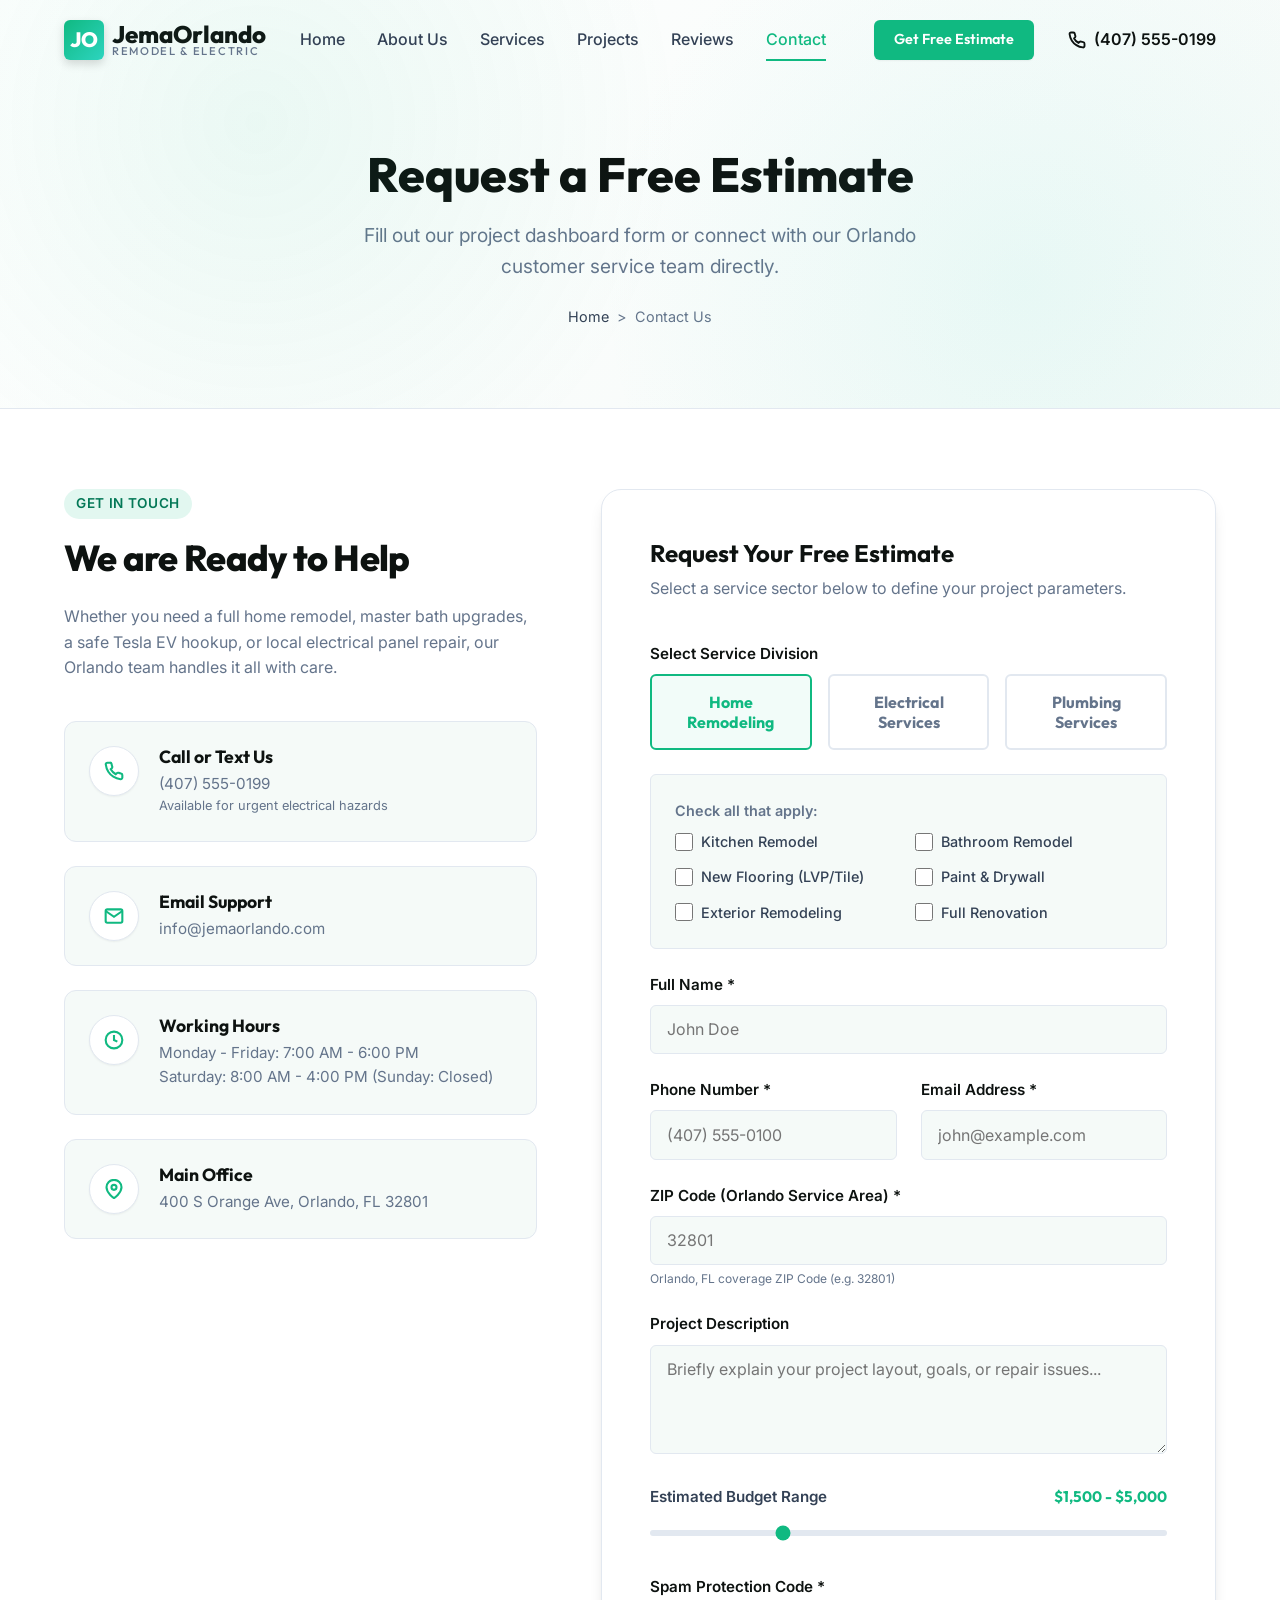
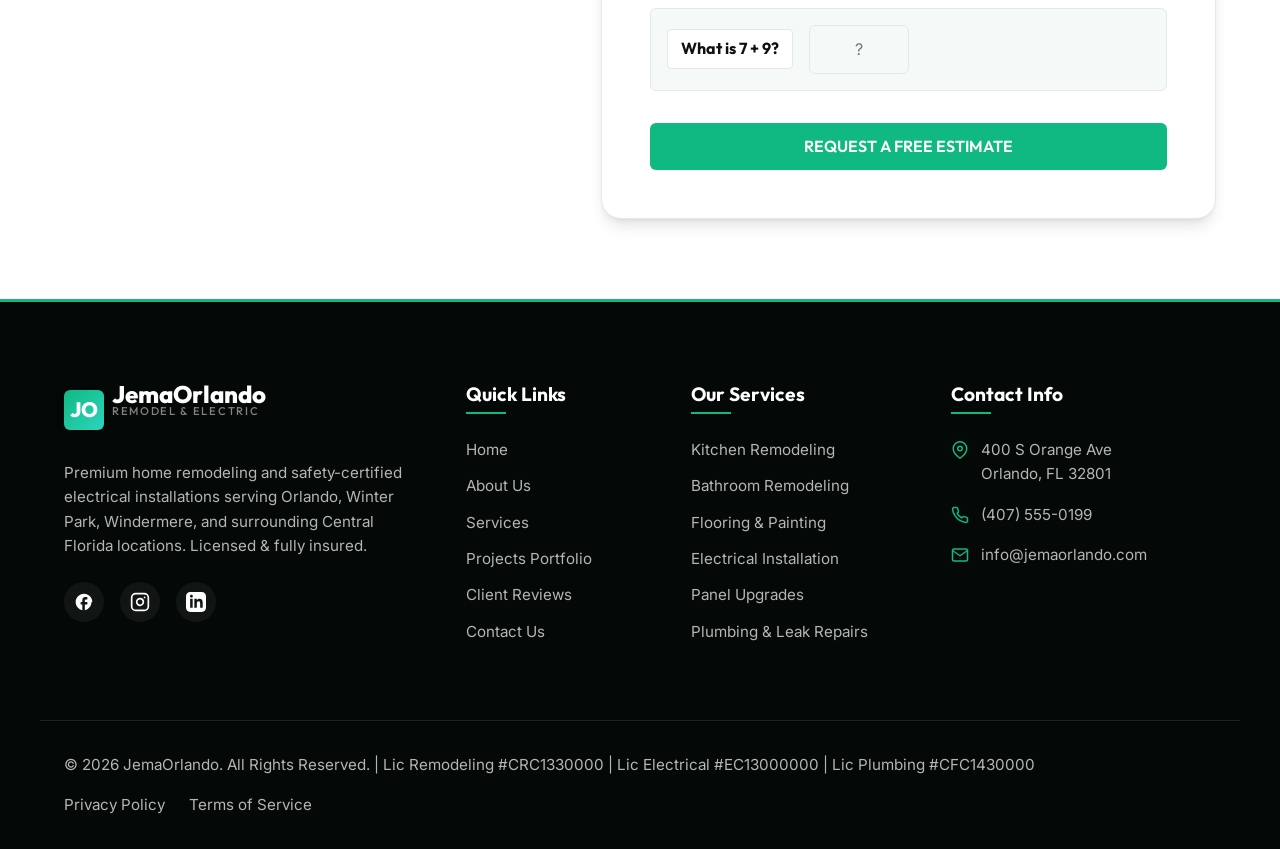
<file: contact.html>
<!DOCTYPE html>
<html lang="en">
<head>
  <meta charset="UTF-8">
  <meta name="viewport" content="width=device-width, initial-scale=1.0">
  <meta name="description" content="Contact JemaOrlando for home remodeling and electrical services. Request your free project estimate online or call our Orlando office directly. Fast response times.">
  <meta name="keywords" content="contact contractor Orlando, request remodeling estimate, hire electrician Orlando, residential electrician contact, JemaOrlando phone number">
  <link rel="canonical" href="https://jemaorlando.com/contact.html">
  
  <title>Get a Free Estimate | Contact JemaOrlando Contractor</title>
  
  <!-- Font Performance -->
  <link rel="preconnect" href="https://fonts.googleapis.com">
  <link rel="preconnect" href="https://fonts.gstatic.com" crossorigin>
  
  <!-- CSS Stylesheets -->
  <link rel="stylesheet" href="css/style.css">
  <link rel="stylesheet" href="css/pages.css">
</head>
<body>

  <!-- Sticky Header -->
  <header class="header">
    <div class="container nav-container">
      <a href="index.html" class="logo">
        <div class="logo-icon">JO</div>
        <div class="logo-text">
          JemaOrlando
          <span class="logo-subtext">REMODEL & ELECTRIC</span>
        </div>
      </a>
      
      <!-- Mobile hamburger toggle -->
      <button class="nav-toggle" aria-label="Toggle menu" aria-expanded="false">
        <span></span>
        <span></span>
        <span></span>
      </button>

      <nav class="nav-menu">
        <a href="index.html" class="nav-link">Home</a>
        <a href="about.html" class="nav-link">About Us</a>
        <a href="services.html" class="nav-link">Services</a>
        <a href="projects.html" class="nav-link">Projects</a>
        <a href="reviews.html" class="nav-link">Reviews</a>
        <a href="contact.html" class="nav-link active">Contact</a>
        <a href="contact.html" class="btn btn-primary" style="padding: 0.5rem 1.25rem; font-size: 0.9rem; margin-left: 1rem; color: white;">Get Free Estimate</a>
      </nav>

      <div class="nav-cta">
        <a href="tel:+14075550199" class="nav-phone">
          <svg width="18" height="18" viewBox="0 0 24 24" fill="none" stroke="currentColor" stroke-width="2.5" stroke-linecap="round" stroke-linejoin="round"><path d="M22 16.92v3a2 2 0 0 1-2.18 2 19.79 19.79 0 0 1-8.63-3.07 19.5 19.5 0 0 1-6-6 19.79 19.79 0 0 1-3.07-8.67A2 2 0 0 1 4.11 2h3a2 2 0 0 1 2 1.72 12.84 12.84 0 0 0 .7 2.81 2 2 0 0 1-.45 2.11L8.09 9.91a16 16 0 0 0 6 6l1.27-1.27a2 2 0 0 1 2.11-.45 12.84 12.84 0 0 0 2.81.7A2 2 0 0 1 22 16.92z"/></svg>
          (407) 555-0199
        </a>
      </div>
    </div>
  </header>

  <!-- Page Header -->
  <section class="page-header">
    <div class="container">
      <h1>Request a Free Estimate</h1>
      <p>Fill out our project dashboard form or connect with our Orlando customer service team directly.</p>
      <div class="breadcrumbs">
        <a href="index.html">Home</a> &gt; <span>Contact Us</span>
      </div>
    </div>
  </section>

  <!-- Contact Section Layout -->
  <section class="section">
    <div class="container">
      <div class="contact-layout">
        
        <!-- Left Side: Info & Mock Map -->
        <div class="reveal">
          <span class="badge">Get in Touch</span>
          <h2 style="margin-bottom: 1.5rem;">We are Ready to Help</h2>
          <p style="color: var(--text-muted); margin-bottom: 2.5rem;">
            Whether you need a full home remodel, master bath upgrades, a safe Tesla EV hookup, or local electrical panel repair, our Orlando team handles it all with care.
          </p>

          <div class="contact-info-list">
            <!-- Item 1: Phone -->
            <div class="contact-info-card">
              <div class="contact-info-icon">
                <svg width="20" height="20" viewBox="0 0 24 24" fill="none" stroke="currentColor" stroke-width="2.5"><path d="M22 16.92v3a2 2 0 0 1-2.18 2 19.79 19.79 0 0 1-8.63-3.07 19.5 19.5 0 0 1-6-6 19.79 19.79 0 0 1-3.07-8.67A2 2 0 0 1 4.11 2h3a2 2 0 0 1 2 1.72 12.84 12.84 0 0 0 .7 2.81 2 2 0 0 1-.45 2.11L8.09 9.91a16 16 0 0 0 6 6l1.27-1.27a2 2 0 0 1 2.11-.45 12.84 12.84 0 0 0 2.81.7A2 2 0 0 1 22 16.92z"/></svg>
              </div>
              <div class="contact-info-content">
                <h4>Call or Text Us</h4>
                <p><a href="tel:+14075550199">(407) 555-0199</a></p>
                <p style="font-size: 0.8rem; color: var(--text-muted);">Available for urgent electrical hazards</p>
              </div>
            </div>

            <!-- Item 2: Email -->
            <div class="contact-info-card">
              <div class="contact-info-icon">
                <svg width="20" height="20" viewBox="0 0 24 24" fill="none" stroke="currentColor" stroke-width="2.5"><path d="M4 4h16c1.1 0 2 .9 2 2v12c0 1.1-.9 2-2 2H4c-1.1 0-2-.9-2-2V6c0-1.1.9-2 2-2z"/><polyline points="22,6 12,13 2,6"/></svg>
              </div>
              <div class="contact-info-content">
                <h4>Email Support</h4>
                <p><a href="mailto:info@jemaorlando.com">info@jemaorlando.com</a></p>
              </div>
            </div>

            <!-- Item 3: Hours -->
            <div class="contact-info-card">
              <div class="contact-info-icon">
                <svg width="20" height="20" viewBox="0 0 24 24" fill="none" stroke="currentColor" stroke-width="2.5"><circle cx="12" cy="12" r="10"/><polyline points="12 6 12 12 16 14"/></svg>
              </div>
              <div class="contact-info-content">
                <h4>Working Hours</h4>
                <p>Monday - Friday: 7:00 AM - 6:00 PM</p>
                <p>Saturday: 8:00 AM - 4:00 PM (Sunday: Closed)</p>
              </div>
            </div>

            <!-- Item 4: HQ Address -->
            <div class="contact-info-card">
              <div class="contact-info-icon">
                <svg width="20" height="20" viewBox="0 0 24 24" fill="none" stroke="currentColor" stroke-width="2.5"><path d="M21 10c0 7-9 13-9 13s-9-6-9-13a9 9 0 0 1 18 0z"/><circle cx="12" cy="10" r="3"/></svg>
              </div>
              <div class="contact-info-content">
                <h4>Main Office</h4>
                <p>400 S Orange Ave, Orlando, FL 32801</p>
              </div>
            </div>
          </div>
        </div>

        <!-- Right Side: Estimate Form Dashboard -->
        <div class="reveal anim-delay-200">
          <div class="estimate-form-wrapper">
            <h3>Request Your Free Estimate</h3>
            <p class="estimate-subtitle">Select a service sector below to define your project parameters.</p>
            
            <form id="estimate-form">
              <!-- Service Chips Toggles -->
              <label class="form-label">Select Service Division</label>
              <div class="service-chips">
                <button type="button" id="chip-remodeling" class="chip-btn active">Home Remodeling</button>
                <button type="button" id="chip-electrical" class="chip-btn electrical-chip">Electrical Services</button>
                <button type="button" id="chip-plumbing" class="chip-btn plumbing-chip">Plumbing Services</button>
              </div>
              
              <!-- Hidden Service value storage -->
              <input type="hidden" id="service-type" name="service-type" value="Remodeling">

              <!-- Remodeling Checkbox Sub-services -->
              <div id="subservices-remodeling" class="subservices-group active">
                <label class="form-label" style="font-size:0.9rem; color:var(--text-muted);">Check all that apply:</label>
                <div class="checkbox-grid">
                  <label class="checkbox-label">
                    <input type="checkbox" name="remodel-sub" value="Kitchen" class="checkbox-input"> Kitchen Remodel
                  </label>
                  <label class="checkbox-label">
                    <input type="checkbox" name="remodel-sub" value="Bathroom" class="checkbox-input"> Bathroom Remodel
                  </label>
                  <label class="checkbox-label">
                    <input type="checkbox" name="remodel-sub" value="Flooring" class="checkbox-input"> New Flooring (LVP/Tile)
                  </label>
                  <label class="checkbox-label">
                    <input type="checkbox" name="remodel-sub" value="Painting" class="checkbox-input"> Paint & Drywall
                  </label>
                  <label class="checkbox-label">
                    <input type="checkbox" name="remodel-sub" value="Exterior" class="checkbox-input"> Exterior Remodeling
                  </label>
                  <label class="checkbox-label">
                    <input type="checkbox" name="remodel-sub" value="Full House" class="checkbox-input"> Full Renovation
                  </label>
                </div>
              </div>

              <!-- Electrical Checkbox Sub-services -->
              <div id="subservices-electrical" class="subservices-group">
                <label class="form-label" style="font-size:0.9rem; color:var(--text-muted);">Check all that apply:</label>
                <div class="checkbox-grid">
                  <label class="checkbox-label">
                    <input type="checkbox" name="elec-sub" value="Panel Upgrade" class="checkbox-input"> Panel Upgrades (200A)
                  </label>
                  <label class="checkbox-label">
                    <input type="checkbox" name="elec-sub" value="LED Recessed" class="checkbox-input"> LED Lighting Install
                  </label>
                  <label class="checkbox-label">
                    <input type="checkbox" name="elec-sub" value="EV Charger" class="checkbox-input"> Tesla / EV Car Charger
                  </label>
                  <label class="checkbox-label">
                    <input type="checkbox" name="elec-sub" value="Wiring" class="checkbox-input"> Outlet / Switch Wiring
                  </label>
                  <label class="checkbox-label">
                    <input type="checkbox" name="elec-sub" value="Troubleshooting" class="checkbox-input"> Diagnostics & Repairs
                  </label>
                  <label class="checkbox-label">
                    <input type="checkbox" name="elec-sub" value="Ceiling Fans" class="checkbox-input"> Ceiling Fan Hookups
                  </label>
                </div>
              </div>

              <!-- Plumbing Checkbox Sub-services -->
              <div id="subservices-plumbing" class="subservices-group">
                <label class="form-label" style="font-size:0.9rem; color:var(--text-muted);">Check all that apply:</label>
                <div class="checkbox-grid">
                  <label class="checkbox-label">
                    <input type="checkbox" name="plumbing-sub" value="Leak Detection" class="checkbox-input"> Leak Detection & Repair
                  </label>
                  <label class="checkbox-label">
                    <input type="checkbox" name="plumbing-sub" value="Water Heater" class="checkbox-input"> Water Heaters (Tank/Tankless)
                  </label>
                  <label class="checkbox-label">
                    <input type="checkbox" name="plumbing-sub" value="Fixture Install" class="checkbox-input"> Faucets, Sinks & Showers
                  </label>
                  <label class="checkbox-label">
                    <input type="checkbox" name="plumbing-sub" value="Toilet Work" class="checkbox-input"> Toilet Install & Repairs
                  </label>
                  <label class="checkbox-label">
                    <input type="checkbox" name="plumbing-sub" value="Drain Cleaning" class="checkbox-input"> Clogs & Drain Cleaning
                  </label>
                  <label class="checkbox-label">
                    <input type="checkbox" name="plumbing-sub" value="Re-piping" class="checkbox-input"> Whole-House Re-piping
                  </label>
                </div>
              </div>

              <!-- Standard fields -->
              <div class="form-group">
                <label for="name" class="form-label">Full Name *</label>
                <input type="text" id="name" name="name" class="form-control" placeholder="John Doe" required>
              </div>

              <div class="form-row">
                <div class="form-group">
                  <label for="phone" class="form-label">Phone Number *</label>
                  <input type="tel" id="phone" name="phone" class="form-control" placeholder="(407) 555-0100" required>
                </div>
                <div class="form-group">
                  <label for="email" class="form-label">Email Address *</label>
                  <input type="email" id="email" name="email" class="form-control" placeholder="john@example.com" required>
                </div>
              </div>

              <div class="form-group">
                <label for="zip" class="form-label">ZIP Code (Orlando Service Area) *</label>
                <input type="text" id="zip" name="zip" class="form-control" placeholder="32801" maxlength="5" required>
                <p id="zip-hint" style="font-size: 0.75rem; color: var(--text-muted); margin-top: 0.25rem;">Orlando, FL coverage ZIP Code (e.g. 32801)</p>
              </div>

              <div class="form-group">
                <label for="description" class="form-label">Project Description</label>
                <textarea id="description" name="description" class="form-control" rows="4" placeholder="Briefly explain your project layout, goals, or repair issues..."></textarea>
              </div>

              <!-- Custom Slider Budget Range -->
              <div class="slider-container">
                <div class="slider-header">
                  <span>Estimated Budget Range</span>
                  <span id="budget-val" class="slider-val">$1,500 - $5,000</span>
                </div>
                <input type="range" id="budget" name="budget" min="1" max="5" step="1" value="2" class="budget-slider">
              </div>

              <!-- Math CAPTCHA anti-spam -->
              <label class="form-label">Spam Protection Code *</label>
              <div class="captcha-container">
                <span id="captcha-question" class="captcha-question">What is 5 + 4?</span>
                <input type="text" id="captcha-input" class="form-control captcha-input" required placeholder="?">
              </div>

              <button type="submit" class="btn btn-primary" style="width: 100%;">REQUEST A FREE ESTIMATE</button>
            </form>
          </div>
        </div>

      </div>
    </div>
  </section>

  <!-- Submission Status Modal overlay -->
  <div id="submit-modal" class="submit-modal">
    <div class="submit-modal-card">
      <div id="modal-loader" class="loader-circle"></div>
      
      <div id="modal-success" class="success-icon-wrap">
        <svg width="40" height="40" fill="none" stroke="currentColor" stroke-width="3" viewBox="0 0 24 24"><polyline points="20 6 9 17 4 12"/></svg>
      </div>

      <div id="modal-text">
        <h4 style="color:#0f172a; margin-bottom: 0.5rem;">Sending Estimate Request...</h4>
        <p style="color:#64748b;">Securing connection and calculating parameters.</p>
      </div>

      <button type="button" id="modal-close-btn" class="btn btn-dark" style="margin-top: 2rem; display:none;">Close</button>
    </div>
  </div>

  <!-- Footer -->
  <footer class="footer">
    <div class="container footer-grid">
      <div class="footer-about">
        <a href="index.html" class="logo" style="display:inline-flex; margin-bottom:1.5rem;">
          <div class="logo-icon">JO</div>
          <div class="logo-text" style="color:white;">
            JemaOrlando
            <span class="logo-subtext" style="color:rgba(255,255,255,0.5);">REMODEL & ELECTRIC</span>
          </div>
        </a>
        <p>Premium home remodeling and safety-certified electrical installations serving Orlando, Winter Park, Windermere, and surrounding Central Florida locations. Licensed & fully insured.</p>
        <div class="social-links">
          <a href="#" class="social-icon" aria-label="Facebook"><svg width="20" height="20" fill="currentColor" viewBox="0 0 24 24"><path d="M22 12c0-5.52-4.48-10-10-10S2 6.48 2 12c0 4.84 3.44 8.87 8 9.8V15H8v-3h2V9.5C10 7.57 11.57 6 13.5 6H16v3h-2c-.55 0-1 .45-1 1V12h3v3h-3v6.8c4.56-.93 8-4.96 8-9.8z"/></svg></a>
          <a href="#" class="social-icon" aria-label="Instagram"><svg width="20" height="20" fill="none" stroke="currentColor" stroke-width="2" viewBox="0 0 24 24" stroke-linecap="round" stroke-linejoin="round"><rect x="2" y="2" width="20" height="20" rx="5" ry="5"/><path d="M16 11.37A4 4 0 1 1 12.63 8 4 4 0 0 1 16 11.37z"/><line x1="17.5" y1="6.5" x2="17.51" y2="6.5"/></svg></a>
          <a href="#" class="social-icon" aria-label="LinkedIn"><svg width="20" height="20" fill="currentColor" viewBox="0 0 24 24"><path d="M19 0h-14c-2.761 0-5 2.239-5 5v14c0 2.761 2.239 5 5 5h14c2.762 0 5-2.239 5-5v-14c0-2.761-2.238-5-5-5zm-11 19h-3v-11h3v11zm-1.5-12.268c-.966 0-1.75-.779-1.75-1.75s.784-1.75 1.75-1.75 1.75.779 1.75 1.75-.784 1.75-1.75 1.75zm13.5 12.268h-3v-5.604c0-3.368-4-3.113-4 0v5.604h-3v-11h3v1.765c1.396-2.586 7-2.777 7 2.476v6.759z"/></svg></a>
        </div>
      </div>
      
      <div>
        <h4 class="footer-title">Quick Links</h4>
        <ul class="footer-links">
          <li><a href="index.html">Home</a></li>
          <li><a href="about.html">About Us</a></li>
          <li><a href="services.html">Services</a></li>
          <li><a href="projects.html">Projects Portfolio</a></li>
          <li><a href="reviews.html">Client Reviews</a></li>
          <li><a href="contact.html">Contact Us</a></li>
        </ul>
      </div>

      <div>
        <h4 class="footer-title">Our Services</h4>
        <ul class="footer-links">
          <li><a href="services.html">Kitchen Remodeling</a></li>
          <li><a href="services.html">Bathroom Remodeling</a></li>
          <li><a href="services.html">Flooring & Painting</a></li>
          <li><a href="services.html">Electrical Installation</a></li>
          <li><a href="services.html">Panel Upgrades</a></li>
          <li><a href="services.html">Plumbing & Leak Repairs</a></li>
        </ul>
      </div>

      <div>
        <h4 class="footer-title">Contact Info</h4>
        <ul class="footer-contact">
          <li>
            <svg width="18" height="18" viewBox="0 0 24 24" fill="none" stroke="currentColor" stroke-width="2" stroke-linecap="round" stroke-linejoin="round"><path d="M21 10c0 7-9 13-9 13s-9-6-9-13a9 9 0 0 1 18 0z"/><circle cx="12" cy="10" r="3"/></svg>
            <span>400 S Orange Ave<br>Orlando, FL 32801</span>
          </li>
          <li>
            <svg width="18" height="18" viewBox="0 0 24 24" fill="none" stroke="currentColor" stroke-width="2" stroke-linecap="round" stroke-linejoin="round"><path d="M22 16.92v3a2 2 0 0 1-2.18 2 19.79 19.79 0 0 1-8.63-3.07 19.5 19.5 0 0 1-6-6 19.79 19.79 0 0 1-3.07-8.67A2 2 0 0 1 4.11 2h3a2 2 0 0 1 2 1.72 12.84 12.84 0 0 0 .7 2.81 2 2 0 0 1-.45 2.11L8.09 9.91a16 16 0 0 0 6 6l1.27-1.27a2 2 0 0 1 2.11-.45 12.84 12.84 0 0 0 2.81.7A2 2 0 0 1 22 16.92z"/></svg>
            <a href="tel:+14075550199">(407) 555-0199</a>
          </li>
          <li>
            <svg width="18" height="18" viewBox="0 0 24 24" fill="none" stroke="currentColor" stroke-width="2" stroke-linecap="round" stroke-linejoin="round"><path d="M4 4h16c1.1 0 2 .9 2 2v12c0 1.1-.9 2-2 2H4c-1.1 0-2-.9-2-2V6c0-1.1.9-2 2-2z"/><polyline points="22,6 12,13 2,6"/></svg>
            <a href="mailto:info@jemaorlando.com">info@jemaorlando.com</a>
          </li>
        </ul>
      </div>
    </div>

    <div class="container footer-bottom">
      <p>&copy; 2026 JemaOrlando. All Rights Reserved. | Lic Remodeling #CRC1330000 | Lic Electrical #EC13000000 | Lic Plumbing #CFC1430000</p>
      <div class="footer-bottom-links">
        <a href="#">Privacy Policy</a>
        <a href="#">Terms of Service</a>
      </div>
    </div>
  </footer>

  <!-- Floating Mobile Quick Contact Bar -->
  <div class="floating-bar">
    <a href="tel:+14075550199" class="floating-item">
      <svg width="24" height="24" viewBox="0 0 24 24" fill="none" stroke="currentColor" stroke-width="2" stroke-linecap="round" stroke-linejoin="round"><path d="M22 16.92v3a2 2 0 0 1-2.18 2 19.79 19.79 0 0 1-8.63-3.07 19.5 19.5 0 0 1-6-6 19.79 19.79 0 0 1-3.07-8.67A2 2 0 0 1 4.11 2h3a2 2 0 0 1 2 1.72 12.84 12.84 0 0 0 .7 2.81 2 2 0 0 1-.45 2.11L8.09 9.91a16 16 0 0 0 6 6l1.27-1.27a2 2 0 0 1 2.11-.45 12.84 12.84 0 0 0 2.81.7A2 2 0 0 1 22 16.92z"/></svg>
      <span>Call Now</span>
    </a>
    <a href="sms:+14075550199?body=Hi%20JemaOrlando,%20I%20would%20like%20to%20request%20a%20free%20estimate." class="floating-item">
      <svg width="24" height="24" viewBox="0 0 24 24" fill="none" stroke="currentColor" stroke-width="2" stroke-linecap="round" stroke-linejoin="round"><path d="M21 15a2 2 0 0 1-2 2H7l-4 4V5a2 2 0 0 1 2-2h14a2 2 0 0 1 2 2z"/></svg>
      <span>Text Us</span>
    </a>
    <a href="https://wa.me/14075550199?text=Hi%20JemaOrlando,%20I'd%20like%20to%20get%20a%20free%20estimate%20for%20my%20home." target="_blank" class="floating-item whatsapp-item">
      <svg width="24" height="24" fill="currentColor" viewBox="0 0 24 24"><path d="M.057 24l1.687-6.163c-1.041-1.804-1.588-3.849-1.587-5.946C.06 5.348 5.397.01 12.008.01c3.202.001 6.212 1.246 8.477 3.514 2.266 2.268 3.507 5.28 3.505 8.484-.004 6.657-5.34 11.997-11.953 11.997-2.005-.001-3.973-.502-5.724-1.455L0 24zm6.59-4.846c1.6.95 3.188 1.449 4.825 1.451 5.436 0 9.86-4.37 9.864-9.799.002-2.63-1.023-5.101-2.885-6.968C16.688 1.97 14.22 .946 11.6 1.02c-5.438.002-9.864 4.37-9.869 9.803-.002 1.76.478 3.477 1.39 5.011l-.995 3.637 3.737-.977zm11.367-7.794c-.31-.155-1.838-.906-2.122-1.01-.284-.103-.49-.155-.697.155-.206.31-.8.155-.98.31-.18.155-.36.18-.67.026-.31-.155-1.31-.483-2.496-1.54-.922-.823-1.545-1.84-1.725-2.15-.18-.31-.02-.477.136-.631.14-.14.31-.36.465-.54.155-.18.206-.31.31-.517.103-.207.052-.387-.026-.54-.077-.155-.697-1.678-.955-2.3-.25-.6-.505-.517-.697-.527-.18-.01-.387-.01-.593-.01-.206 0-.54.077-.823.387-.284.31-1.083 1.06-1.083 2.585 0 1.525 1.11 2.998 1.265 3.205.155.207 2.185 3.337 5.292 4.68 1.57.679 2.535.88 3.45.8 1.026-.15 2.122-.867 2.42-1.706.296-.838.296-1.558.206-1.706-.09-.15-.31-.233-.62-.388z"/></svg>
      <span>WhatsApp</span>
    </a>
  </div>

  <!-- JavaScript Modules -->
  <script src="js/main.js"></script>
  <script src="js/contact.js"></script>
</body>
</html>
</file>
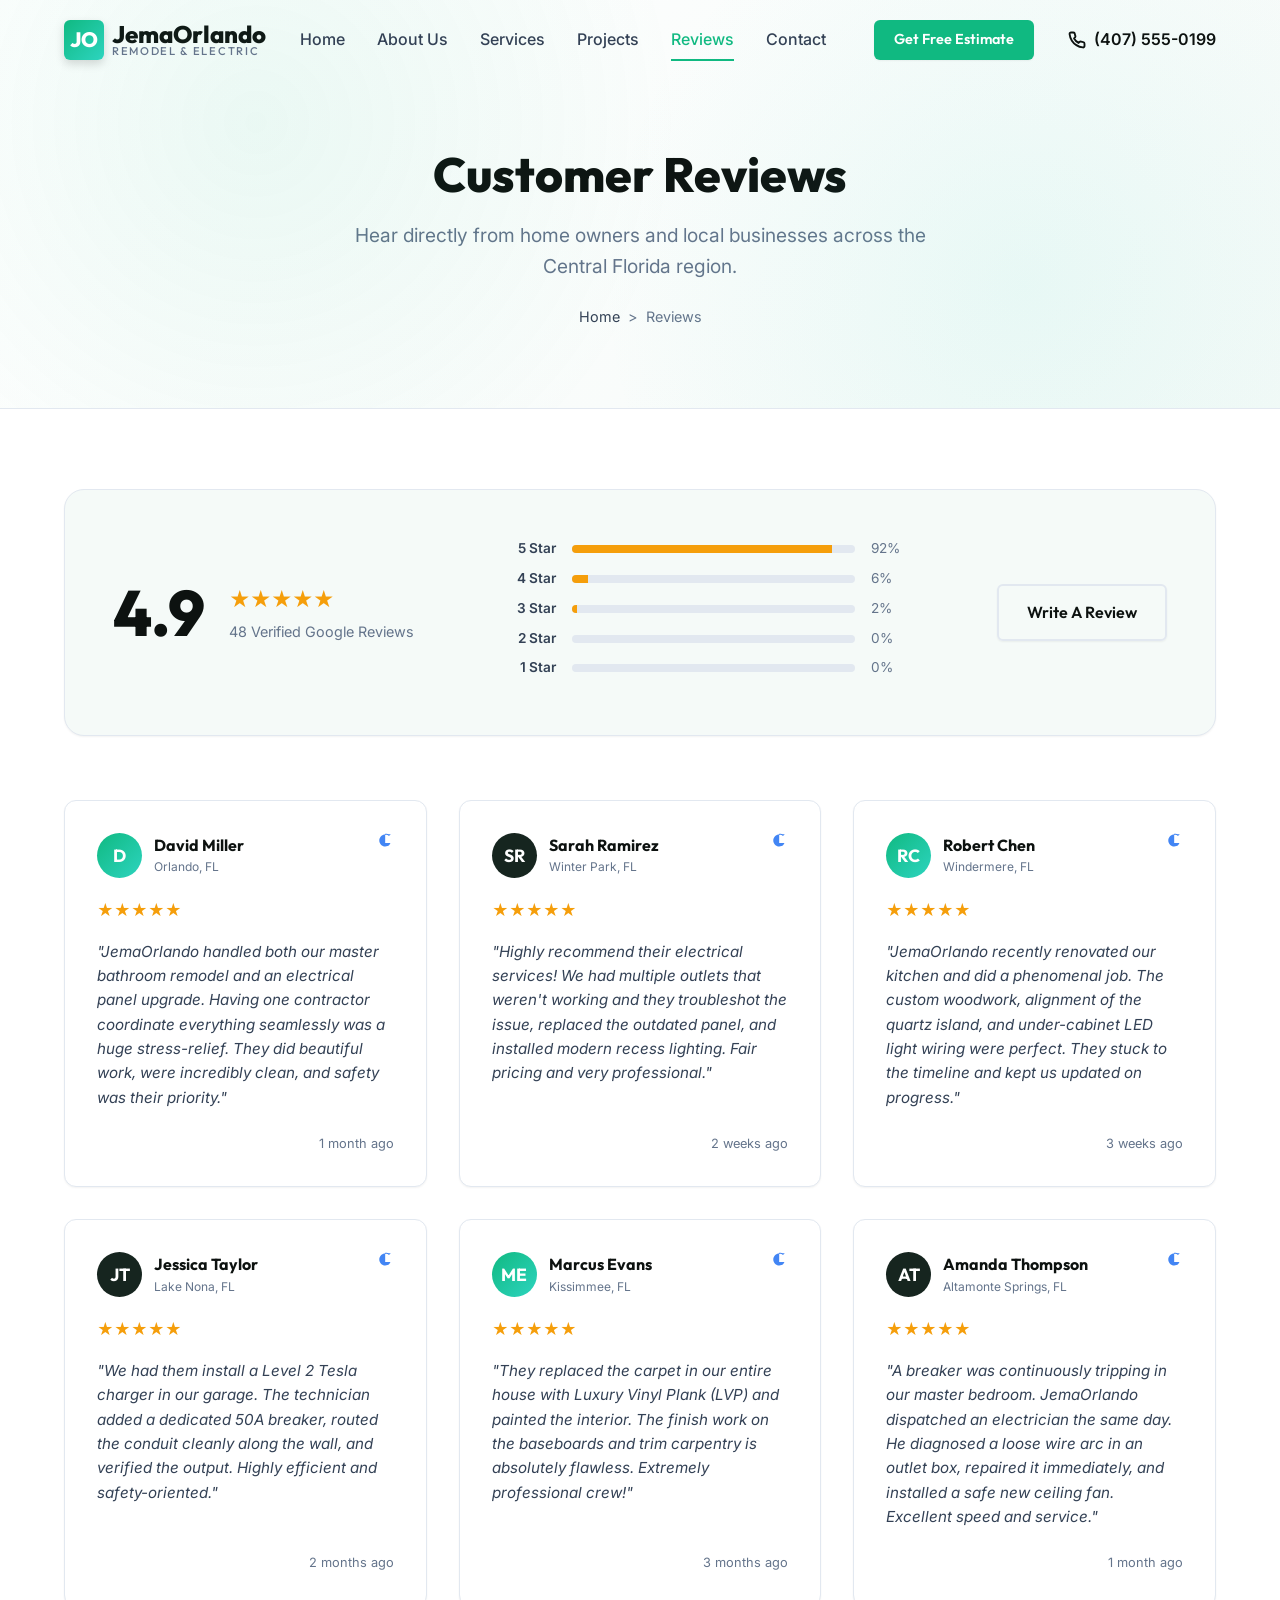
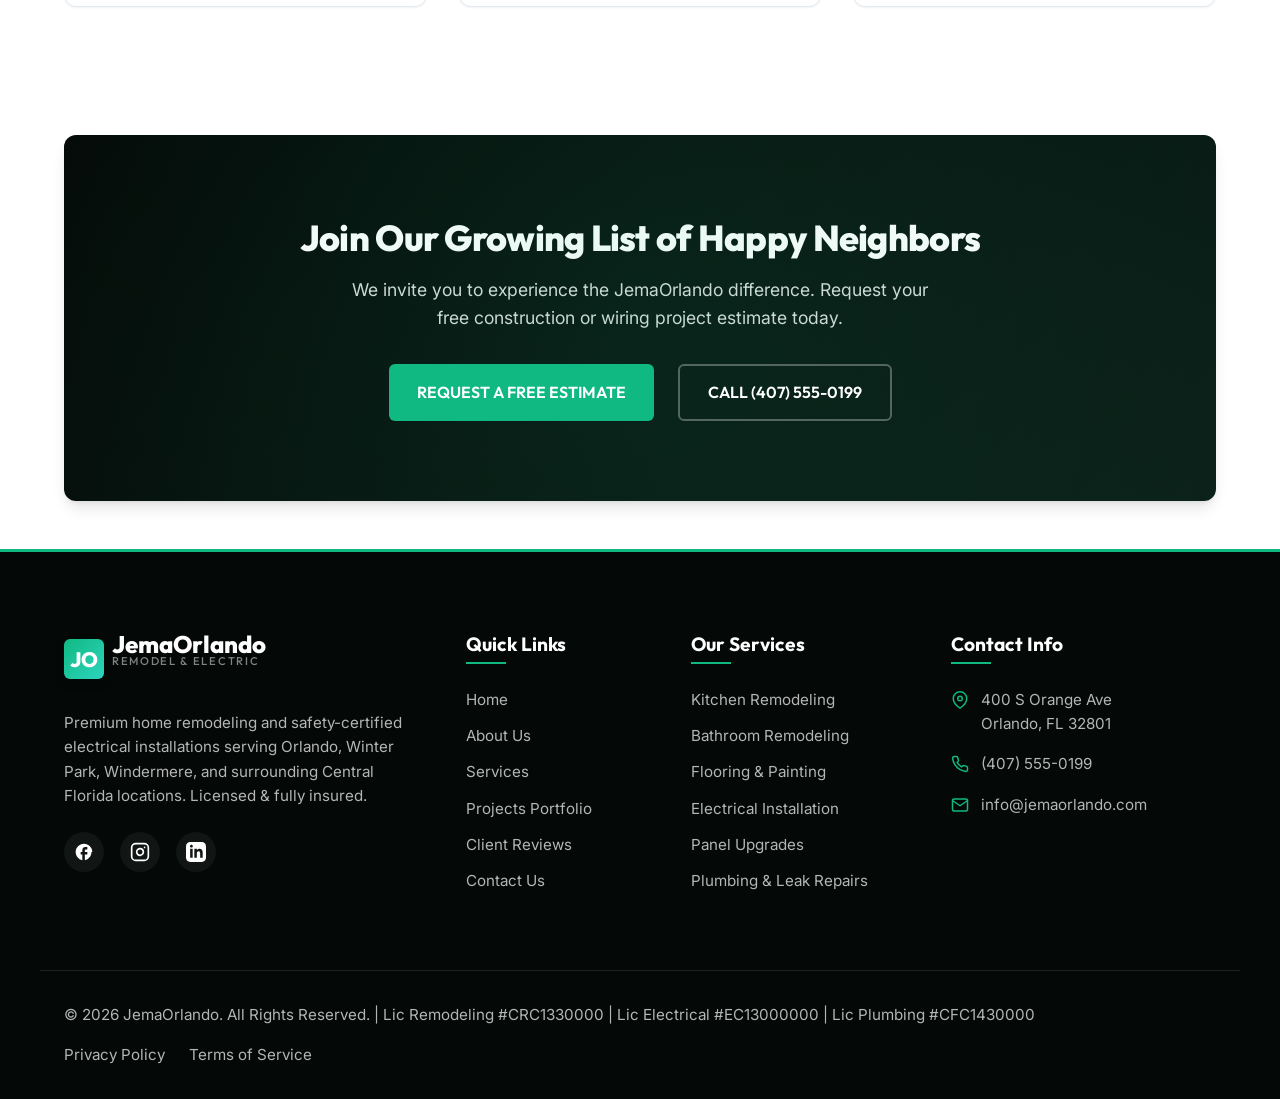
<file: reviews.html>
<!DOCTYPE html>
<html lang="en">
<head>
  <meta charset="UTF-8">
  <meta name="viewport" content="width=device-width, initial-scale=1.0">
  <meta name="description" content="Read customer reviews for JemaOrlando. See feedback on our kitchen and bath remodeling projects, electrical installations, panel upgrades, and repairs in Orlando, FL.">
  <meta name="keywords" content="JemaOrlando reviews, Google reviews electrician Orlando, top-rated contractor Orlando, home remodeling feedback, verified contractor reviews">
  <link rel="canonical" href="https://jemaorlando.com/reviews.html">
  
  <title>Client Reviews | JemaOrlando Remodeling & Electrical</title>
  
  <!-- Font Performance -->
  <link rel="preconnect" href="https://fonts.googleapis.com">
  <link rel="preconnect" href="https://fonts.gstatic.com" crossorigin>
  
  <!-- CSS Stylesheets -->
  <link rel="stylesheet" href="css/style.css">
  <link rel="stylesheet" href="css/pages.css">
</head>
<body>

  <!-- Sticky Header -->
  <header class="header">
    <div class="container nav-container">
      <a href="index.html" class="logo">
        <div class="logo-icon">JO</div>
        <div class="logo-text">
          JemaOrlando
          <span class="logo-subtext">REMODEL & ELECTRIC</span>
        </div>
      </a>
      
      <!-- Mobile hamburger toggle -->
      <button class="nav-toggle" aria-label="Toggle menu" aria-expanded="false">
        <span></span>
        <span></span>
        <span></span>
      </button>

      <nav class="nav-menu">
        <a href="index.html" class="nav-link">Home</a>
        <a href="about.html" class="nav-link">About Us</a>
        <a href="services.html" class="nav-link">Services</a>
        <a href="projects.html" class="nav-link">Projects</a>
        <a href="reviews.html" class="nav-link active">Reviews</a>
        <a href="contact.html" class="nav-link">Contact</a>
        <a href="contact.html" class="btn btn-primary" style="padding: 0.5rem 1.25rem; font-size: 0.9rem; margin-left: 1rem; color: white;">Get Free Estimate</a>
      </nav>

      <div class="nav-cta">
        <a href="tel:+14075550199" class="nav-phone">
          <svg width="18" height="18" viewBox="0 0 24 24" fill="none" stroke="currentColor" stroke-width="2.5" stroke-linecap="round" stroke-linejoin="round"><path d="M22 16.92v3a2 2 0 0 1-2.18 2 19.79 19.79 0 0 1-8.63-3.07 19.5 19.5 0 0 1-6-6 19.79 19.79 0 0 1-3.07-8.67A2 2 0 0 1 4.11 2h3a2 2 0 0 1 2 1.72 12.84 12.84 0 0 0 .7 2.81 2 2 0 0 1-.45 2.11L8.09 9.91a16 16 0 0 0 6 6l1.27-1.27a2 2 0 0 1 2.11-.45 12.84 12.84 0 0 0 2.81.7A2 2 0 0 1 22 16.92z"/></svg>
          (407) 555-0199
        </a>
      </div>
    </div>
  </header>

  <!-- Page Header -->
  <section class="page-header">
    <div class="container">
      <h1>Customer Reviews</h1>
      <p>Hear directly from home owners and local businesses across the Central Florida region.</p>
      <div class="breadcrumbs">
        <a href="index.html">Home</a> &gt; <span>Reviews</span>
      </div>
    </div>
  </section>

  <!-- Google Reviews Summary Section -->
  <section class="section">
    <div class="container">
      
      <!-- Google Score Hero Card -->
      <div class="reviews-hero reveal">
        <div class="reviews-score">
          <div class="score-big">4.9</div>
          <div class="score-stars">
            <div class="stars-wrap">★★★★★</div>
            <div class="score-count">48 Verified Google Reviews</div>
          </div>
        </div>
        
        <!-- Score Breakdown Bars -->
        <div class="reviews-breakdown">
          <div class="breakdown-row">
            <span class="breakdown-star-label">5 Star</span>
            <div class="breakdown-bar">
              <div class="breakdown-fill" style="width: 92%;"></div>
            </div>
            <span class="breakdown-pct">92%</span>
          </div>
          <div class="breakdown-row">
            <span class="breakdown-star-label">4 Star</span>
            <div class="breakdown-bar">
              <div class="breakdown-fill" style="width: 6%;"></div>
            </div>
            <span class="breakdown-pct">6%</span>
          </div>
          <div class="breakdown-row">
            <span class="breakdown-star-label">3 Star</span>
            <div class="breakdown-bar">
              <div class="breakdown-fill" style="width: 2%;"></div>
            </div>
            <span class="breakdown-pct">2%</span>
          </div>
          <div class="breakdown-row">
            <span class="breakdown-star-label">2 Star</span>
            <div class="breakdown-bar">
              <div class="breakdown-fill" style="width: 0%;"></div>
            </div>
            <span class="breakdown-pct">0%</span>
          </div>
          <div class="breakdown-row">
            <span class="breakdown-star-label">1 Star</span>
            <div class="breakdown-bar">
              <div class="breakdown-fill" style="width: 0%;"></div>
            </div>
            <span class="breakdown-pct">0%</span>
          </div>
        </div>

        <a href="#write-review" class="btn btn-outline" onclick="alert('Thank you! This feature will link directly to your Google Business profile. For this preview, you can request an estimate on the contact page.')" style="border-color: var(--border-color); color: var(--text-dark);">Write A Review</a>
      </div>

      <!-- Reviews Masonry Grid -->
      <div class="reviews-grid">
        <!-- Review 1 -->
        <div class="review-card reveal">
          <div class="review-header">
            <div class="review-user">
              <div class="user-avatar electric">D</div>
              <div class="user-info">
                <h5>David Miller</h5>
                <p>Orlando, FL</p>
              </div>
            </div>
            <svg class="google-icon-small" width="18" height="18" viewBox="0 0 24 24" fill="currentColor"><path d="M12.24 10.285V13.4h6.887c-.275 1.565-1.88 4.604-6.887 4.604-4.33 0-7.859-3.578-7.859-8s3.529-8 7.859-8c2.46 0 4.105 1.025 5.047 1.926l2.427-2.334C17.955 2.192 15.34 1 12.24 1 6.033 1 12.24s5.033 11.24 11.24 11.24c6.478 0 10.793-4.537 10.793-10.986 0-.746-.08-1.3-.176-1.859H12.24z"/></svg>
          </div>
          <div class="review-rating">★★★★★</div>
          <p class="review-text">
            "JemaOrlando handled both our master bathroom remodel and an electrical panel upgrade. Having one contractor coordinate everything seamlessly was a huge stress-relief. They did beautiful work, were incredibly clean, and safety was their priority."
          </p>
          <div class="review-date">1 month ago</div>
        </div>

        <!-- Review 2 -->
        <div class="review-card reveal anim-delay-100">
          <div class="review-header">
            <div class="review-user">
              <div class="user-avatar">SR</div>
              <div class="user-info">
                <h5>Sarah Ramirez</h5>
                <p>Winter Park, FL</p>
              </div>
            </div>
            <svg class="google-icon-small" width="18" height="18" viewBox="0 0 24 24" fill="currentColor"><path d="M12.24 10.285V13.4h6.887c-.275 1.565-1.88 4.604-6.887 4.604-4.33 0-7.859-3.578-7.859-8s3.529-8 7.859-8c2.46 0 4.105 1.025 5.047 1.926l2.427-2.334C17.955 2.192 15.34 1 12.24 1 6.033 1 12.24s5.033 11.24 11.24 11.24c6.478 0 10.793-4.537 10.793-10.986 0-.746-.08-1.3-.176-1.859H12.24z"/></svg>
          </div>
          <div class="review-rating">★★★★★</div>
          <p class="review-text">
            "Highly recommend their electrical services! We had multiple outlets that weren't working and they troubleshot the issue, replaced the outdated panel, and installed modern recess lighting. Fair pricing and very professional."
          </p>
          <div class="review-date">2 weeks ago</div>
        </div>

        <!-- Review 3 -->
        <div class="review-card reveal anim-delay-200">
          <div class="review-header">
            <div class="review-user">
              <div class="user-avatar electric">RC</div>
              <div class="user-info">
                <h5>Robert Chen</h5>
                <p>Windermere, FL</p>
              </div>
            </div>
            <svg class="google-icon-small" width="18" height="18" viewBox="0 0 24 24" fill="currentColor"><path d="M12.24 10.285V13.4h6.887c-.275 1.565-1.88 4.604-6.887 4.604-4.33 0-7.859-3.578-7.859-8s3.529-8 7.859-8c2.46 0 4.105 1.025 5.047 1.926l2.427-2.334C17.955 2.192 15.34 1 12.24 1 6.033 1 12.24s5.033 11.24 11.24 11.24c6.478 0 10.793-4.537 10.793-10.986 0-.746-.08-1.3-.176-1.859H12.24z"/></svg>
          </div>
          <div class="review-rating">★★★★★</div>
          <p class="review-text">
            "JemaOrlando recently renovated our kitchen and did a phenomenal job. The custom woodwork, alignment of the quartz island, and under-cabinet LED light wiring were perfect. They stuck to the timeline and kept us updated on progress."
          </p>
          <div class="review-date">3 weeks ago</div>
        </div>

        <!-- Review 4 -->
        <div class="review-card reveal">
          <div class="review-header">
            <div class="review-user">
              <div class="user-avatar">JT</div>
              <div class="user-info">
                <h5>Jessica Taylor</h5>
                <p>Lake Nona, FL</p>
              </div>
            </div>
            <svg class="google-icon-small" width="18" height="18" viewBox="0 0 24 24" fill="currentColor"><path d="M12.24 10.285V13.4h6.887c-.275 1.565-1.88 4.604-6.887 4.604-4.33 0-7.859-3.578-7.859-8s3.529-8 7.859-8c2.46 0 4.105 1.025 5.047 1.926l2.427-2.334C17.955 2.192 15.34 1 12.24 1 6.033 1 12.24s5.033 11.24 11.24 11.24c6.478 0 10.793-4.537 10.793-10.986 0-.746-.08-1.3-.176-1.859H12.24z"/></svg>
          </div>
          <div class="review-rating">★★★★★</div>
          <p class="review-text">
            "We had them install a Level 2 Tesla charger in our garage. The technician added a dedicated 50A breaker, routed the conduit cleanly along the wall, and verified the output. Highly efficient and safety-oriented."
          </p>
          <div class="review-date">2 months ago</div>
        </div>

        <!-- Review 5 -->
        <div class="review-card reveal anim-delay-100">
          <div class="review-header">
            <div class="review-user">
              <div class="user-avatar electric">ME</div>
              <div class="user-info">
                <h5>Marcus Evans</h5>
                <p>Kissimmee, FL</p>
              </div>
            </div>
            <svg class="google-icon-small" width="18" height="18" viewBox="0 0 24 24" fill="currentColor"><path d="M12.24 10.285V13.4h6.887c-.275 1.565-1.88 4.604-6.887 4.604-4.33 0-7.859-3.578-7.859-8s3.529-8 7.859-8c2.46 0 4.105 1.025 5.047 1.926l2.427-2.334C17.955 2.192 15.34 1 12.24 1 6.033 1 12.24s5.033 11.24 11.24 11.24c6.478 0 10.793-4.537 10.793-10.986 0-.746-.08-1.3-.176-1.859H12.24z"/></svg>
          </div>
          <div class="review-rating">★★★★★</div>
          <p class="review-text">
            "They replaced the carpet in our entire house with Luxury Vinyl Plank (LVP) and painted the interior. The finish work on the baseboards and trim carpentry is absolutely flawless. Extremely professional crew!"
          </p>
          <div class="review-date">3 months ago</div>
        </div>

        <!-- Review 6 -->
        <div class="review-card reveal anim-delay-200">
          <div class="review-header">
            <div class="review-user">
              <div class="user-avatar">AT</div>
              <div class="user-info">
                <h5>Amanda Thompson</h5>
                <p>Altamonte Springs, FL</p>
              </div>
            </div>
            <svg class="google-icon-small" width="18" height="18" viewBox="0 0 24 24" fill="currentColor"><path d="M12.24 10.285V13.4h6.887c-.275 1.565-1.88 4.604-6.887 4.604-4.33 0-7.859-3.578-7.859-8s3.529-8 7.859-8c2.46 0 4.105 1.025 5.047 1.926l2.427-2.334C17.955 2.192 15.34 1 12.24 1 6.033 1 12.24s5.033 11.24 11.24 11.24c6.478 0 10.793-4.537 10.793-10.986 0-.746-.08-1.3-.176-1.859H12.24z"/></svg>
          </div>
          <div class="review-rating">★★★★★</div>
          <p class="review-text">
            "A breaker was continuously tripping in our master bedroom. JemaOrlando dispatched an electrician the same day. He diagnosed a loose wire arc in an outlet box, repaired it immediately, and installed a safe new ceiling fan. Excellent speed and service."
          </p>
          <div class="review-date">1 month ago</div>
        </div>
      </div>

    </div>
  </section>

  <!-- CTA Banner Section -->
  <section class="container reveal">
    <div class="cta-banner">
      <h2>Join Our Growing List of Happy Neighbors</h2>
      <p>We invite you to experience the JemaOrlando difference. Request your free construction or wiring project estimate today.</p>
      <div class="cta-actions">
        <a href="contact.html" class="btn btn-primary">REQUEST A FREE ESTIMATE</a>
        <a href="tel:+14075550199" class="btn btn-outline-white">CALL (407) 555-0199</a>
      </div>
    </div>
  </section>

  <!-- Footer -->
  <footer class="footer">
    <div class="container footer-grid">
      <div class="footer-about">
        <a href="index.html" class="logo" style="display:inline-flex; margin-bottom:1.5rem;">
          <div class="logo-icon">JO</div>
          <div class="logo-text" style="color:white;">
            JemaOrlando
            <span class="logo-subtext" style="color:rgba(255,255,255,0.5);">REMODEL & ELECTRIC</span>
          </div>
        </a>
        <p>Premium home remodeling and safety-certified electrical installations serving Orlando, Winter Park, Windermere, and surrounding Central Florida locations. Licensed & fully insured.</p>
        <div class="social-links">
          <a href="#" class="social-icon" aria-label="Facebook"><svg width="20" height="20" fill="currentColor" viewBox="0 0 24 24"><path d="M22 12c0-5.52-4.48-10-10-10S2 6.48 2 12c0 4.84 3.44 8.87 8 9.8V15H8v-3h2V9.5C10 7.57 11.57 6 13.5 6H16v3h-2c-.55 0-1 .45-1 1V12h3v3h-3v6.8c4.56-.93 8-4.96 8-9.8z"/></svg></a>
          <a href="#" class="social-icon" aria-label="Instagram"><svg width="20" height="20" fill="none" stroke="currentColor" stroke-width="2" viewBox="0 0 24 24" stroke-linecap="round" stroke-linejoin="round"><rect x="2" y="2" width="20" height="20" rx="5" ry="5"/><path d="M16 11.37A4 4 0 1 1 12.63 8 4 4 0 0 1 16 11.37z"/><line x1="17.5" y1="6.5" x2="17.51" y2="6.5"/></svg></a>
          <a href="#" class="social-icon" aria-label="LinkedIn"><svg width="20" height="20" fill="currentColor" viewBox="0 0 24 24"><path d="M19 0h-14c-2.761 0-5 2.239-5 5v14c0 2.761 2.239 5 5 5h14c2.762 0 5-2.239 5-5v-14c0-2.761-2.238-5-5-5zm-11 19h-3v-11h3v11zm-1.5-12.268c-.966 0-1.75-.779-1.75-1.75s.784-1.75 1.75-1.75 1.75.779 1.75 1.75-.784 1.75-1.75 1.75zm13.5 12.268h-3v-5.604c0-3.368-4-3.113-4 0v5.604h-3v-11h3v1.765c1.396-2.586 7-2.777 7 2.476v6.759z"/></svg></a>
        </div>
      </div>
      
      <div>
        <h4 class="footer-title">Quick Links</h4>
        <ul class="footer-links">
          <li><a href="index.html">Home</a></li>
          <li><a href="about.html">About Us</a></li>
          <li><a href="services.html">Services</a></li>
          <li><a href="projects.html">Projects Portfolio</a></li>
          <li><a href="reviews.html">Client Reviews</a></li>
          <li><a href="contact.html">Contact Us</a></li>
        </ul>
      </div>

      <div>
        <h4 class="footer-title">Our Services</h4>
        <ul class="footer-links">
          <li><a href="services.html">Kitchen Remodeling</a></li>
          <li><a href="services.html">Bathroom Remodeling</a></li>
          <li><a href="services.html">Flooring & Painting</a></li>
          <li><a href="services.html">Electrical Installation</a></li>
          <li><a href="services.html">Panel Upgrades</a></li>
          <li><a href="services.html">Plumbing & Leak Repairs</a></li>
        </ul>
      </div>

      <div>
        <h4 class="footer-title">Contact Info</h4>
        <ul class="footer-contact">
          <li>
            <svg width="18" height="18" viewBox="0 0 24 24" fill="none" stroke="currentColor" stroke-width="2" stroke-linecap="round" stroke-linejoin="round"><path d="M21 10c0 7-9 13-9 13s-9-6-9-13a9 9 0 0 1 18 0z"/><circle cx="12" cy="10" r="3"/></svg>
            <span>400 S Orange Ave<br>Orlando, FL 32801</span>
          </li>
          <li>
            <svg width="18" height="18" viewBox="0 0 24 24" fill="none" stroke="currentColor" stroke-width="2" stroke-linecap="round" stroke-linejoin="round"><path d="M22 16.92v3a2 2 0 0 1-2.18 2 19.79 19.79 0 0 1-8.63-3.07 19.5 19.5 0 0 1-6-6 19.79 19.79 0 0 1-3.07-8.67A2 2 0 0 1 4.11 2h3a2 2 0 0 1 2 1.72 12.84 12.84 0 0 0 .7 2.81 2 2 0 0 1-.45 2.11L8.09 9.91a16 16 0 0 0 6 6l1.27-1.27a2 2 0 0 1 2.11-.45 12.84 12.84 0 0 0 2.81.7A2 2 0 0 1 22 16.92z"/></svg>
            <a href="tel:+14075550199">(407) 555-0199</a>
          </li>
          <li>
            <svg width="18" height="18" viewBox="0 0 24 24" fill="none" stroke="currentColor" stroke-width="2" stroke-linecap="round" stroke-linejoin="round"><path d="M4 4h16c1.1 0 2 .9 2 2v12c0 1.1-.9 2-2 2H4c-1.1 0-2-.9-2-2V6c0-1.1.9-2 2-2z"/><polyline points="22,6 12,13 2,6"/></svg>
            <a href="mailto:info@jemaorlando.com">info@jemaorlando.com</a>
          </li>
        </ul>
      </div>
    </div>

    <div class="container footer-bottom">
      <p>&copy; 2026 JemaOrlando. All Rights Reserved. | Lic Remodeling #CRC1330000 | Lic Electrical #EC13000000 | Lic Plumbing #CFC1430000</p>
      <div class="footer-bottom-links">
        <a href="#">Privacy Policy</a>
        <a href="#">Terms of Service</a>
      </div>
    </div>
  </footer>

  <!-- Floating Mobile Quick Contact Bar -->
  <div class="floating-bar">
    <a href="tel:+14075550199" class="floating-item">
      <svg width="24" height="24" viewBox="0 0 24 24" fill="none" stroke="currentColor" stroke-width="2" stroke-linecap="round" stroke-linejoin="round"><path d="M22 16.92v3a2 2 0 0 1-2.18 2 19.79 19.79 0 0 1-8.63-3.07 19.5 19.5 0 0 1-6-6 19.79 19.79 0 0 1-3.07-8.67A2 2 0 0 1 4.11 2h3a2 2 0 0 1 2 1.72 12.84 12.84 0 0 0 .7 2.81 2 2 0 0 1-.45 2.11L8.09 9.91a16 16 0 0 0 6 6l1.27-1.27a2 2 0 0 1 2.11-.45 12.84 12.84 0 0 0 2.81.7A2 2 0 0 1 22 16.92z"/></svg>
      <span>Call Now</span>
    </a>
    <a href="sms:+14075550199?body=Hi%20JemaOrlando,%20I%20would%20like%20to%20request%20a%20free%20estimate." class="floating-item">
      <svg width="24" height="24" viewBox="0 0 24 24" fill="none" stroke="currentColor" stroke-width="2" stroke-linecap="round" stroke-linejoin="round"><path d="M21 15a2 2 0 0 1-2 2H7l-4 4V5a2 2 0 0 1 2-2h14a2 2 0 0 1 2 2z"/></svg>
      <span>Text Us</span>
    </a>
    <a href="https://wa.me/14075550199?text=Hi%20JemaOrlando,%20I'd%20like%20to%20get%20a%20free%20estimate%20for%20my%20home." target="_blank" class="floating-item whatsapp-item">
      <svg width="24" height="24" fill="currentColor" viewBox="0 0 24 24"><path d="M.057 24l1.687-6.163c-1.041-1.804-1.588-3.849-1.587-5.946C.06 5.348 5.397.01 12.008.01c3.202.001 6.212 1.246 8.477 3.514 2.266 2.268 3.507 5.28 3.505 8.484-.004 6.657-5.34 11.997-11.953 11.997-2.005-.001-3.973-.502-5.724-1.455L0 24zm6.59-4.846c1.6.95 3.188 1.449 4.825 1.451 5.436 0 9.86-4.37 9.864-9.799.002-2.63-1.023-5.101-2.885-6.968C16.688 1.97 14.22 .946 11.6 1.02c-5.438.002-9.864 4.37-9.869 9.803-.002 1.76.478 3.477 1.39 5.011l-.995 3.637 3.737-.977zm11.367-7.794c-.31-.155-1.838-.906-2.122-1.01-.284-.103-.49-.155-.697.155-.206.31-.8.155-.98.31-.18.155-.36.18-.67.026-.31-.155-1.31-.483-2.496-1.54-.922-.823-1.545-1.84-1.725-2.15-.18-.31-.02-.477.136-.631.14-.14.31-.36.465-.54.155-.18.206-.31.31-.517.103-.207.052-.387-.026-.54-.077-.155-.697-1.678-.955-2.3-.25-.6-.505-.517-.697-.527-.18-.01-.387-.01-.593-.01-.206 0-.54.077-.823.387-.284.31-1.083 1.06-1.083 2.585 0 1.525 1.11 2.998 1.265 3.205.155.207 2.185 3.337 5.292 4.68 1.57.679 2.535.88 3.45.8 1.026-.15 2.122-.867 2.42-1.706.296-.838.296-1.558.206-1.706-.09-.15-.31-.233-.62-.388z"/></svg>
      <span>WhatsApp</span>
    </a>
  </div>

  <!-- JavaScript Modules -->
  <script src="js/main.js"></script>
</body>
</html>
</file>
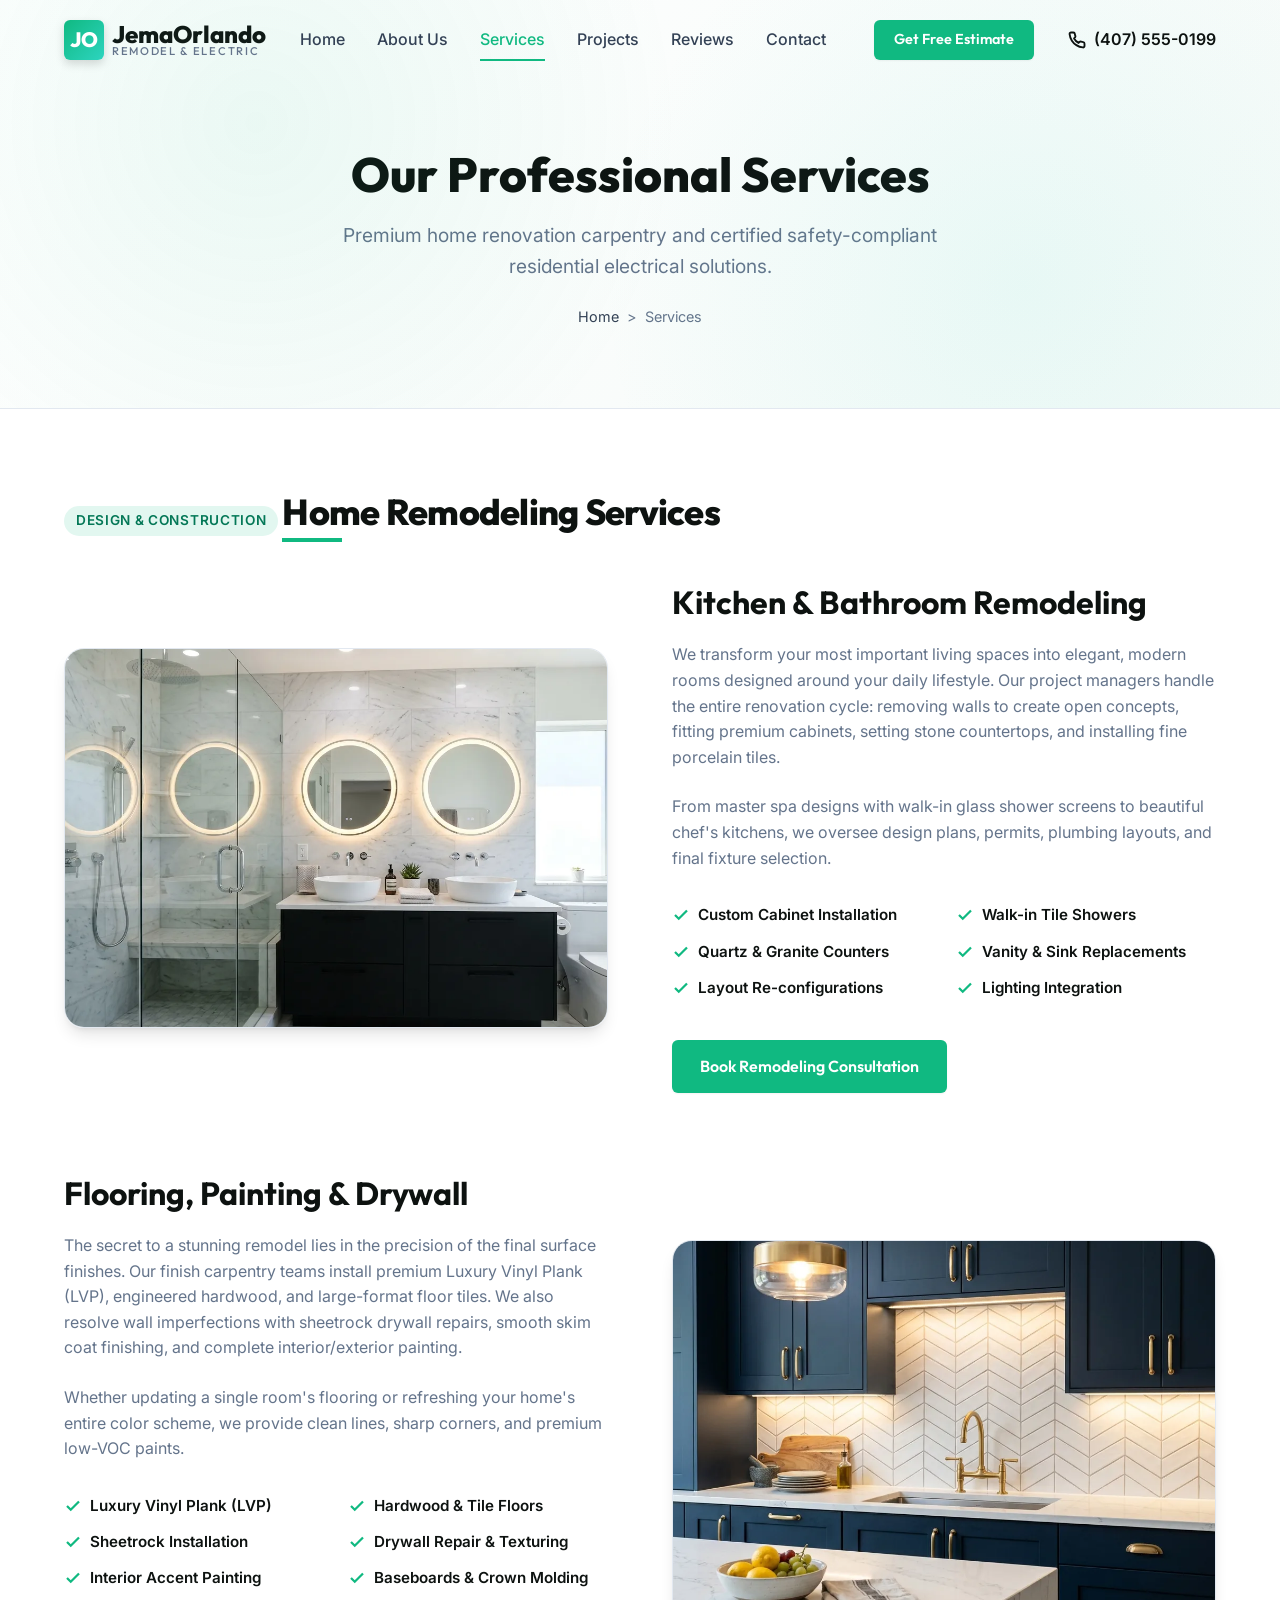
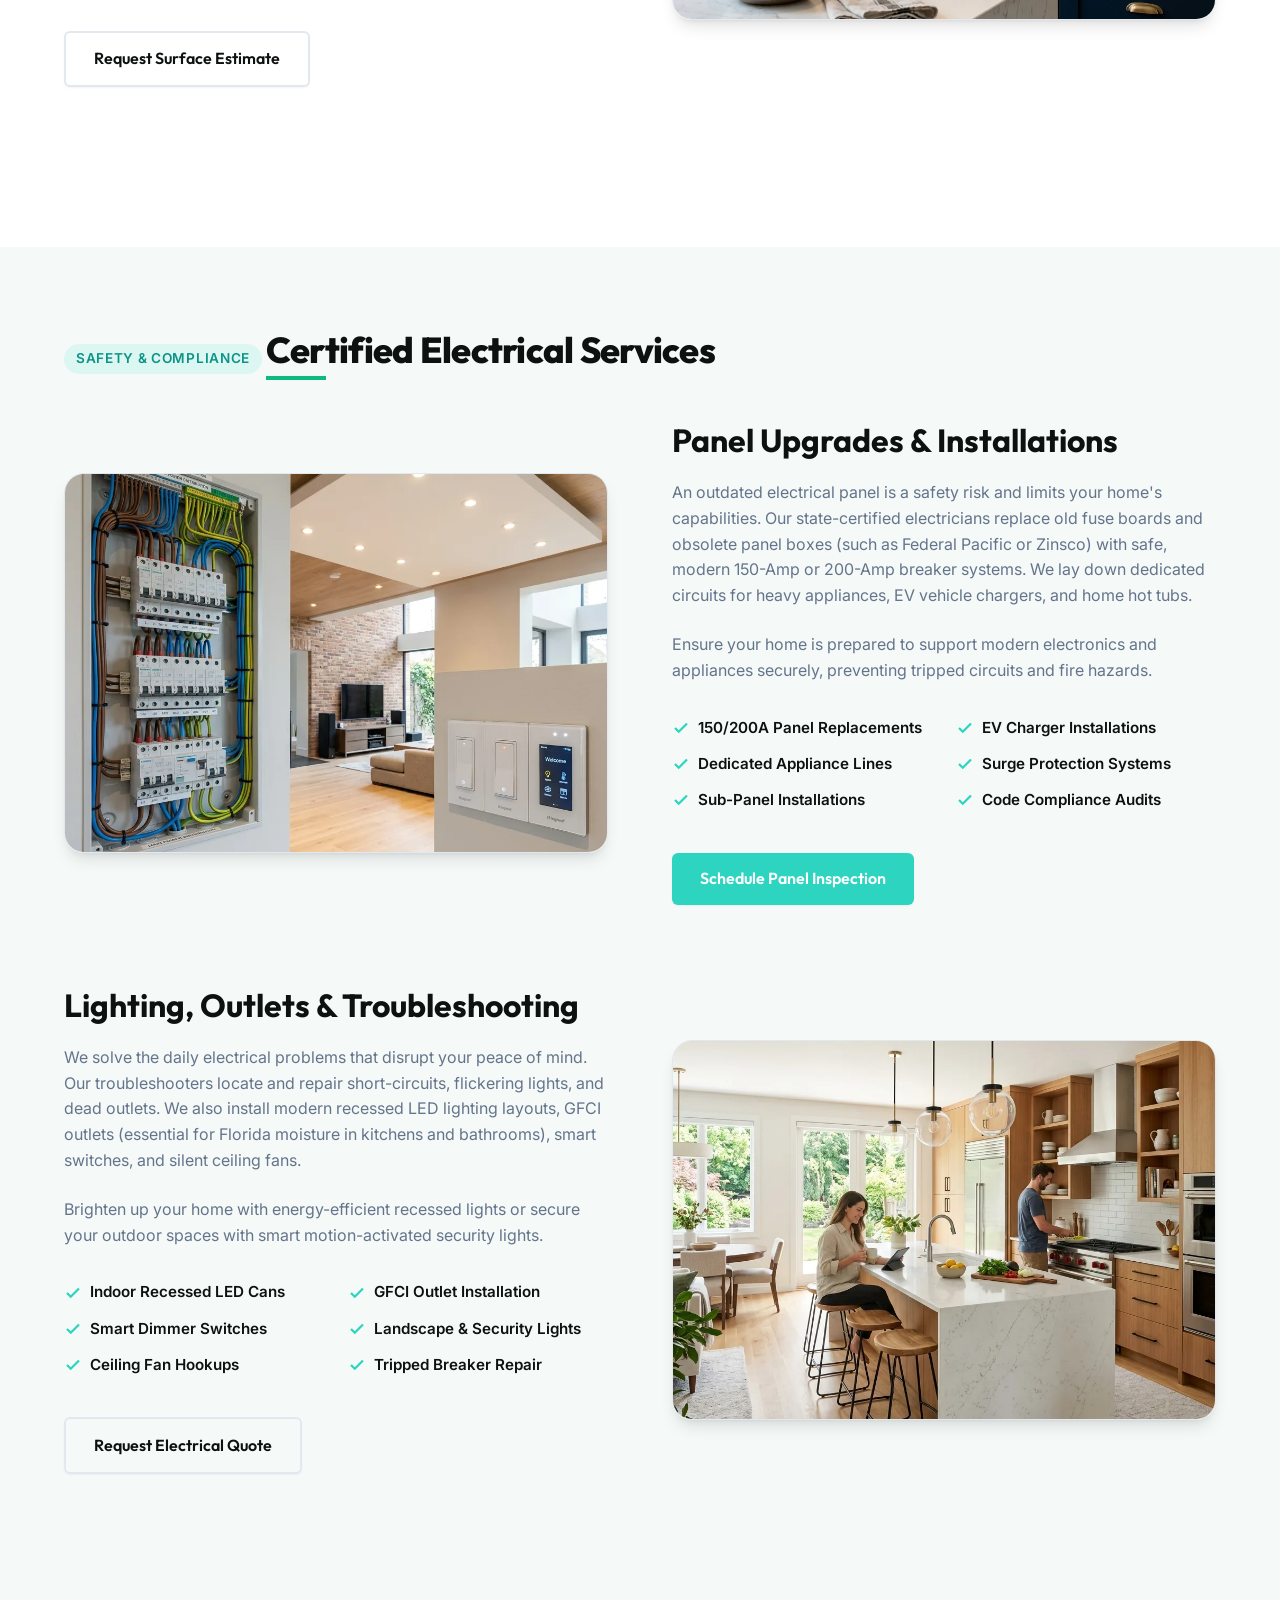
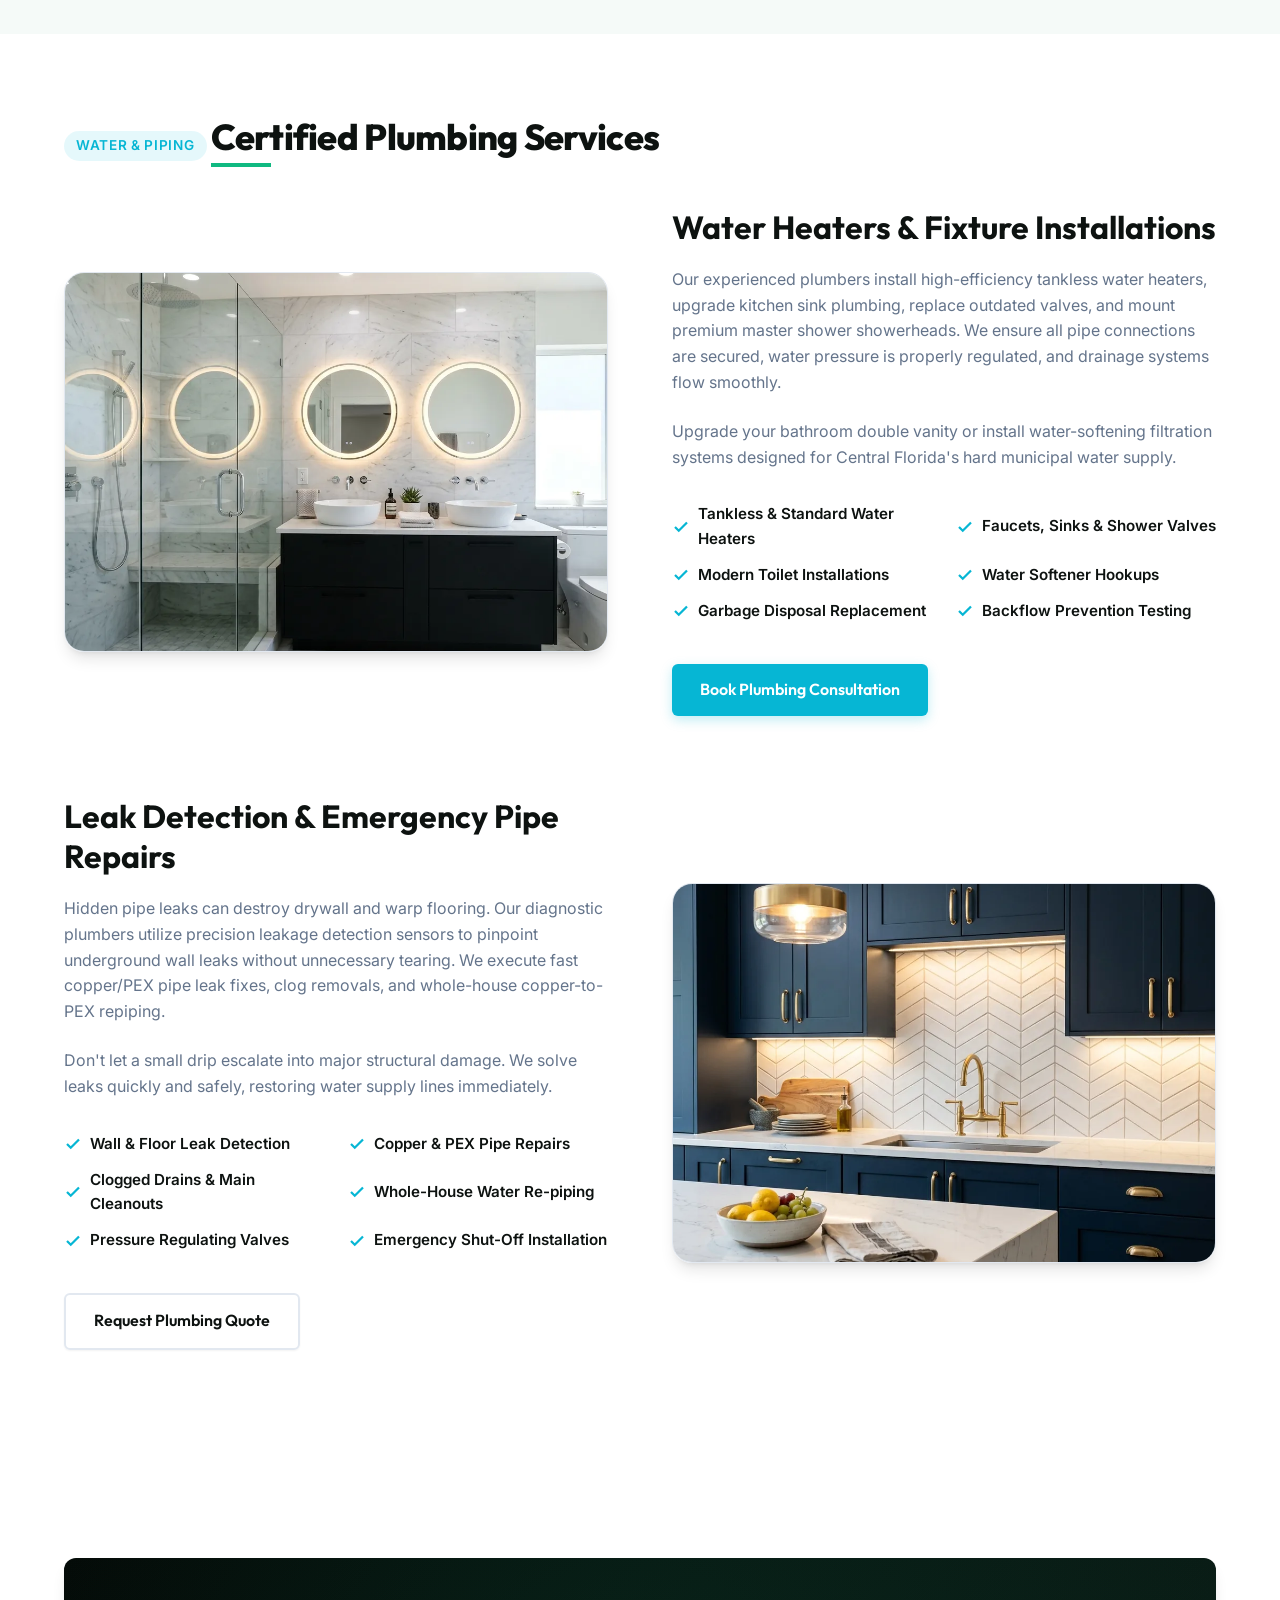
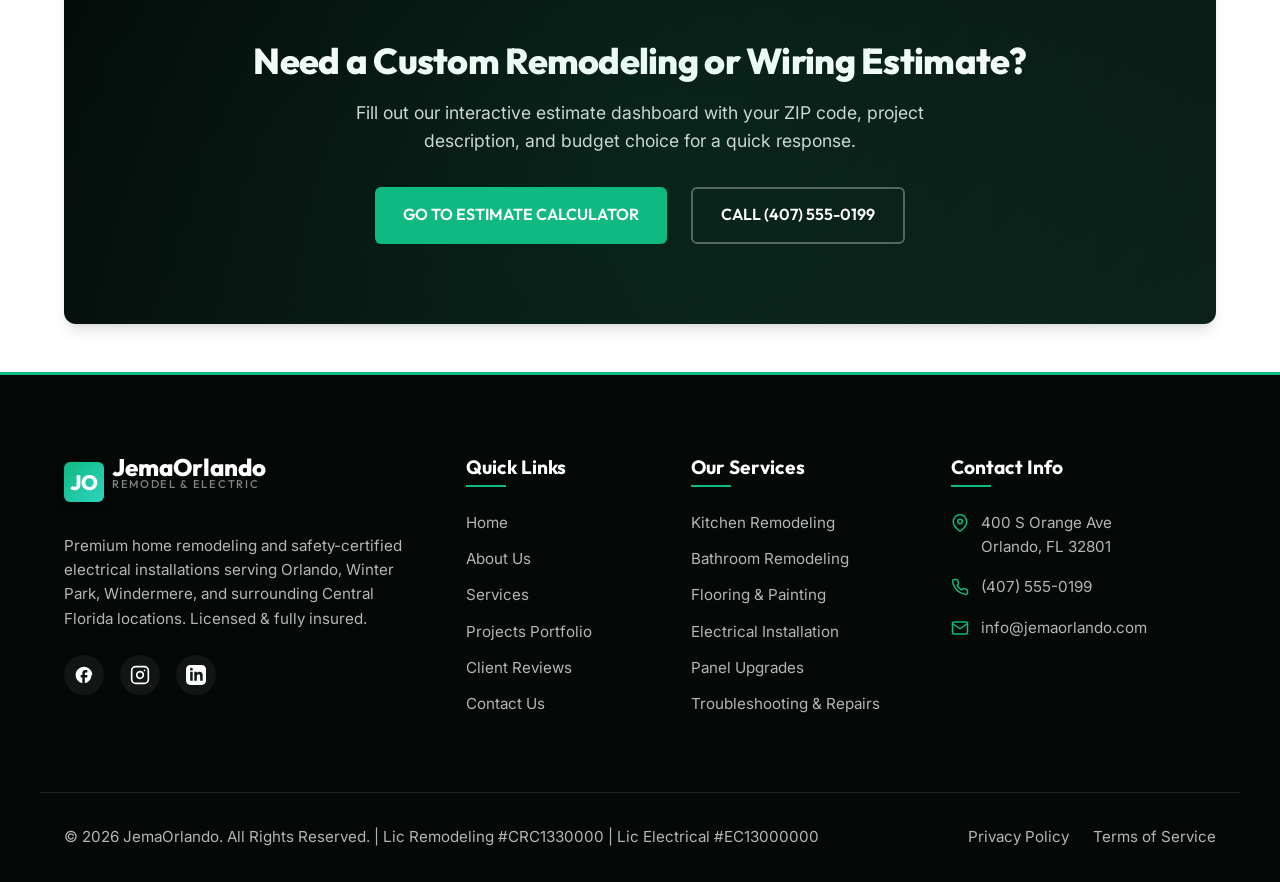
<file: services.html>
<!DOCTYPE html>
<html lang="en">
<head>
  <meta charset="UTF-8">
  <meta name="viewport" content="width=device-width, initial-scale=1.0">
  <meta name="description" content="Explore professional home remodeling and electrical services from JemaOrlando. Certified panel upgrades, modern kitchen and bath renovations, recess lighting installation, and wiring repair near Orlando, FL.">
  <meta name="keywords" content="kitchen remodeling Orlando, bathroom remodeling Florida, electrician panel upgrade, home rewiring, residential lighting installation, handyman services Orlando">
  <link rel="canonical" href="https://jemaorlando.com/services.html">
  
  <title>Remodeling & Electrical Services | JemaOrlando Orlando, FL</title>
  
  <!-- Font Performance -->
  <link rel="preconnect" href="https://fonts.googleapis.com">
  <link rel="preconnect" href="https://fonts.gstatic.com" crossorigin>
  
  <!-- CSS Stylesheets -->
  <link rel="stylesheet" href="css/style.css">
  <link rel="stylesheet" href="css/pages.css">
</head>
<body>

  <!-- Sticky Header -->
  <header class="header">
    <div class="container nav-container">
      <a href="index.html" class="logo">
        <div class="logo-icon">JO</div>
        <div class="logo-text">
          JemaOrlando
          <span class="logo-subtext">REMODEL & ELECTRIC</span>
        </div>
      </a>
      
      <!-- Mobile hamburger toggle -->
      <button class="nav-toggle" aria-label="Toggle menu" aria-expanded="false">
        <span></span>
        <span></span>
        <span></span>
      </button>

      <nav class="nav-menu">
        <a href="index.html" class="nav-link">Home</a>
        <a href="about.html" class="nav-link">About Us</a>
        <a href="services.html" class="nav-link active">Services</a>
        <a href="projects.html" class="nav-link">Projects</a>
        <a href="reviews.html" class="nav-link">Reviews</a>
        <a href="contact.html" class="nav-link">Contact</a>
        <a href="contact.html" class="btn btn-primary" style="padding: 0.5rem 1.25rem; font-size: 0.9rem; margin-left: 1rem; color: white;">Get Free Estimate</a>
      </nav>

      <div class="nav-cta">
        <a href="tel:+14075550199" class="nav-phone">
          <svg width="18" height="18" viewBox="0 0 24 24" fill="none" stroke="currentColor" stroke-width="2.5" stroke-linecap="round" stroke-linejoin="round"><path d="M22 16.92v3a2 2 0 0 1-2.18 2 19.79 19.79 0 0 1-8.63-3.07 19.5 19.5 0 0 1-6-6 19.79 19.79 0 0 1-3.07-8.67A2 2 0 0 1 4.11 2h3a2 2 0 0 1 2 1.72 12.84 12.84 0 0 0 .7 2.81 2 2 0 0 1-.45 2.11L8.09 9.91a16 16 0 0 0 6 6l1.27-1.27a2 2 0 0 1 2.11-.45 12.84 12.84 0 0 0 2.81.7A2 2 0 0 1 22 16.92z"/></svg>
          (407) 555-0199
        </a>
      </div>
    </div>
  </header>

  <!-- Page Header -->
  <section class="page-header">
    <div class="container">
      <h1>Our Professional Services</h1>
      <p>Premium home renovation carpentry and certified safety-compliant residential electrical solutions.</p>
      <div class="breadcrumbs">
        <a href="index.html">Home</a> &gt; <span>Services</span>
      </div>
    </div>
  </section>

  <!-- Remodeling Services Detail -->
  <section class="section">
    <div class="container">
      <div class="reveal">
        <span class="badge">Design & Construction</span>
        <h2 class="service-section-title">Home Remodeling Services</h2>
      </div>

      <div class="service-row">
        <div class="service-desc reveal">
          <h3>Kitchen & Bathroom Remodeling</h3>
          <p>We transform your most important living spaces into elegant, modern rooms designed around your daily lifestyle. Our project managers handle the entire renovation cycle: removing walls to create open concepts, fitting premium cabinets, setting stone countertops, and installing fine porcelain tiles.</p>
          <p style="color: var(--text-muted); margin-bottom: 2rem;">From master spa designs with walk-in glass shower screens to beautiful chef's kitchens, we oversee design plans, permits, plumbing layouts, and final fixture selection.</p>
          <ul class="service-checklist" style="margin-bottom: 2.5rem;">
            <li><svg width="18" height="18" viewBox="0 0 24 24" fill="none" stroke="currentColor" stroke-width="3"><polyline points="20 6 9 17 4 12"/></svg> Custom Cabinet Installation</li>
            <li><svg width="18" height="18" viewBox="0 0 24 24" fill="none" stroke="currentColor" stroke-width="3"><polyline points="20 6 9 17 4 12"/></svg> Walk-in Tile Showers</li>
            <li><svg width="18" height="18" viewBox="0 0 24 24" fill="none" stroke="currentColor" stroke-width="3"><polyline points="20 6 9 17 4 12"/></svg> Quartz & Granite Counters</li>
            <li><svg width="18" height="18" viewBox="0 0 24 24" fill="none" stroke="currentColor" stroke-width="3"><polyline points="20 6 9 17 4 12"/></svg> Vanity & Sink Replacements</li>
            <li><svg width="18" height="18" viewBox="0 0 24 24" fill="none" stroke="currentColor" stroke-width="3"><polyline points="20 6 9 17 4 12"/></svg> Layout Re-configurations</li>
            <li><svg width="18" height="18" viewBox="0 0 24 24" fill="none" stroke="currentColor" stroke-width="3"><polyline points="20 6 9 17 4 12"/></svg> Lighting Integration</li>
          </ul>
          <a href="contact.html" class="btn btn-primary">Book Remodeling Consultation</a>
        </div>
        <div class="service-graphic reveal anim-delay-200">
          <img loading="lazy" decoding="async" src="assets/images/bathroom_remodel.webp" alt="Detail of a luxury remodeled shower vanity space">
        </div>
      </div>

      <!-- Drywall, Flooring, Painting Row -->
      <div class="service-row">
        <div class="service-desc reveal">
          <h3>Flooring, Painting & Drywall</h3>
          <p>The secret to a stunning remodel lies in the precision of the final surface finishes. Our finish carpentry teams install premium Luxury Vinyl Plank (LVP), engineered hardwood, and large-format floor tiles. We also resolve wall imperfections with sheetrock drywall repairs, smooth skim coat finishing, and complete interior/exterior painting.</p>
          <p style="color: var(--text-muted); margin-bottom: 2rem;">Whether updating a single room's flooring or refreshing your home's entire color scheme, we provide clean lines, sharp corners, and premium low-VOC paints.</p>
          <ul class="service-checklist" style="margin-bottom: 2.5rem;">
            <li><svg width="18" height="18" viewBox="0 0 24 24" fill="none" stroke="currentColor" stroke-width="3"><polyline points="20 6 9 17 4 12"/></svg> Luxury Vinyl Plank (LVP)</li>
            <li><svg width="18" height="18" viewBox="0 0 24 24" fill="none" stroke="currentColor" stroke-width="3"><polyline points="20 6 9 17 4 12"/></svg> Hardwood & Tile Floors</li>
            <li><svg width="18" height="18" viewBox="0 0 24 24" fill="none" stroke="currentColor" stroke-width="3"><polyline points="20 6 9 17 4 12"/></svg> Sheetrock Installation</li>
            <li><svg width="18" height="18" viewBox="0 0 24 24" fill="none" stroke="currentColor" stroke-width="3"><polyline points="20 6 9 17 4 12"/></svg> Drywall Repair & Texturing</li>
            <li><svg width="18" height="18" viewBox="0 0 24 24" fill="none" stroke="currentColor" stroke-width="3"><polyline points="20 6 9 17 4 12"/></svg> Interior Accent Painting</li>
            <li><svg width="18" height="18" viewBox="0 0 24 24" fill="none" stroke="currentColor" stroke-width="3"><polyline points="20 6 9 17 4 12"/></svg> Baseboards & Crown Molding</li>
          </ul>
          <a href="contact.html" class="btn btn-outline" style="border-color: var(--border-color); color: var(--text-dark);">Request Surface Estimate</a>
        </div>
        <div class="service-graphic reveal anim-delay-200">
          <img loading="lazy" decoding="async" src="assets/images/kitchen_remodel.webp" alt="Modern kitchen remodeling showing updated wood cabinets and luxury quartz surfaces">
        </div>
      </div>
    </div>
  </section>

  <!-- Electrical Services Detail -->
  <section class="section section-bg">
    <div class="container">
      <div class="reveal">
        <span class="badge badge-secondary">Safety & Compliance</span>
        <h2 class="service-section-title">Certified Electrical Services</h2>
      </div>

      <div class="service-row">
        <div class="service-desc reveal">
          <h3>Panel Upgrades & Installations</h3>
          <p>An outdated electrical panel is a safety risk and limits your home's capabilities. Our state-certified electricians replace old fuse boards and obsolete panel boxes (such as Federal Pacific or Zinsco) with safe, modern 150-Amp or 200-Amp breaker systems. We lay down dedicated circuits for heavy appliances, EV vehicle chargers, and home hot tubs.</p>
          <p style="color: var(--text-muted); margin-bottom: 2rem;">Ensure your home is prepared to support modern electronics and appliances securely, preventing tripped circuits and fire hazards.</p>
          <ul class="service-checklist" style="margin-bottom: 2.5rem;">
            <li><svg width="18" height="18" viewBox="0 0 24 24" fill="none" stroke="var(--secondary)" stroke-width="3"><polyline points="20 6 9 17 4 12"/></svg> 150/200A Panel Replacements</li>
            <li><svg width="18" height="18" viewBox="0 0 24 24" fill="none" stroke="var(--secondary)" stroke-width="3"><polyline points="20 6 9 17 4 12"/></svg> EV Charger Installations</li>
            <li><svg width="18" height="18" viewBox="0 0 24 24" fill="none" stroke="var(--secondary)" stroke-width="3"><polyline points="20 6 9 17 4 12"/></svg> Dedicated Appliance Lines</li>
            <li><svg width="18" height="18" viewBox="0 0 24 24" fill="none" stroke="var(--secondary)" stroke-width="3"><polyline points="20 6 9 17 4 12"/></svg> Surge Protection Systems</li>
            <li><svg width="18" height="18" viewBox="0 0 24 24" fill="none" stroke="var(--secondary)" stroke-width="3"><polyline points="20 6 9 17 4 12"/></svg> Sub-Panel Installations</li>
            <li><svg width="18" height="18" viewBox="0 0 24 24" fill="none" stroke="var(--secondary)" stroke-width="3"><polyline points="20 6 9 17 4 12"/></svg> Code Compliance Audits</li>
          </ul>
          <a href="contact.html" class="btn btn-secondary">Schedule Panel Inspection</a>
        </div>
        <div class="service-graphic reveal anim-delay-200">
          <img loading="lazy" decoding="async" src="assets/images/electrician_work.webp" alt="Smart home breaker box layout with clean copper wiring">
        </div>
      </div>

      <!-- Repairs, Switches & lighting -->
      <div class="service-row">
        <div class="service-desc reveal">
          <h3>Lighting, Outlets & Troubleshooting</h3>
          <p>We solve the daily electrical problems that disrupt your peace of mind. Our troubleshooters locate and repair short-circuits, flickering lights, and dead outlets. We also install modern recessed LED lighting layouts, GFCI outlets (essential for Florida moisture in kitchens and bathrooms), smart switches, and silent ceiling fans.</p>
          <p style="color: var(--text-muted); margin-bottom: 2rem;">Brighten up your home with energy-efficient recessed lights or secure your outdoor spaces with smart motion-activated security lights.</p>
          <ul class="service-checklist" style="margin-bottom: 2.5rem;">
            <li><svg width="18" height="18" viewBox="0 0 24 24" fill="none" stroke="var(--secondary)" stroke-width="3"><polyline points="20 6 9 17 4 12"/></svg> Indoor Recessed LED Cans</li>
            <li><svg width="18" height="18" viewBox="0 0 24 24" fill="none" stroke="var(--secondary)" stroke-width="3"><polyline points="20 6 9 17 4 12"/></svg> GFCI Outlet Installation</li>
            <li><svg width="18" height="18" viewBox="0 0 24 24" fill="none" stroke="var(--secondary)" stroke-width="3"><polyline points="20 6 9 17 4 12"/></svg> Smart Dimmer Switches</li>
            <li><svg width="18" height="18" viewBox="0 0 24 24" fill="none" stroke="var(--secondary)" stroke-width="3"><polyline points="20 6 9 17 4 12"/></svg> Landscape & Security Lights</li>
            <li><svg width="18" height="18" viewBox="0 0 24 24" fill="none" stroke="var(--secondary)" stroke-width="3"><polyline points="20 6 9 17 4 12"/></svg> Ceiling Fan Hookups</li>
            <li><svg width="18" height="18" viewBox="0 0 24 24" fill="none" stroke="var(--secondary)" stroke-width="3"><polyline points="20 6 9 17 4 12"/></svg> Tripped Breaker Repair</li>
          </ul>
          <a href="contact.html" class="btn btn-outline" style="border-color: var(--border-color); color: var(--text-dark);">Request Electrical Quote</a>
        </div>
        <div class="service-graphic reveal anim-delay-200">
          <img loading="lazy" decoding="async" src="assets/images/hero_background.webp" alt="Stunning remodeled Florida kitchen with ambient ceiling lighting">
        </div>
      </div>
    </div>
  </section>

  <!-- Plumbing Services Detail -->
  <section class="section">
    <div class="container">
      <div class="reveal">
        <span class="badge" style="background: rgba(6, 182, 212, 0.1); color: #06b6d4;">Water & Piping</span>
        <h2 class="service-section-title">Certified Plumbing Services</h2>
      </div>

      <div class="service-row">
        <div class="service-desc reveal">
          <h3>Water Heaters & Fixture Installations</h3>
          <p>Our experienced plumbers install high-efficiency tankless water heaters, upgrade kitchen sink plumbing, replace outdated valves, and mount premium master shower showerheads. We ensure all pipe connections are secured, water pressure is properly regulated, and drainage systems flow smoothly.</p>
          <p style="color: var(--text-muted); margin-bottom: 2rem;">Upgrade your bathroom double vanity or install water-softening filtration systems designed for Central Florida's hard municipal water supply.</p>
          <ul class="service-checklist" style="margin-bottom: 2.5rem;">
            <li><svg width="18" height="18" viewBox="0 0 24 24" fill="none" stroke="#06b6d4" stroke-width="3"><polyline points="20 6 9 17 4 12"/></svg> Tankless & Standard Water Heaters</li>
            <li><svg width="18" height="18" viewBox="0 0 24 24" fill="none" stroke="#06b6d4" stroke-width="3"><polyline points="20 6 9 17 4 12"/></svg> Faucets, Sinks & Shower Valves</li>
            <li><svg width="18" height="18" viewBox="0 0 24 24" fill="none" stroke="#06b6d4" stroke-width="3"><polyline points="20 6 9 17 4 12"/></svg> Modern Toilet Installations</li>
            <li><svg width="18" height="18" viewBox="0 0 24 24" fill="none" stroke="#06b6d4" stroke-width="3"><polyline points="20 6 9 17 4 12"/></svg> Water Softener Hookups</li>
            <li><svg width="18" height="18" viewBox="0 0 24 24" fill="none" stroke="#06b6d4" stroke-width="3"><polyline points="20 6 9 17 4 12"/></svg> Garbage Disposal Replacement</li>
            <li><svg width="18" height="18" viewBox="0 0 24 24" fill="none" stroke="#06b6d4" stroke-width="3"><polyline points="20 6 9 17 4 12"/></svg> Backflow Prevention Testing</li>
          </ul>
          <a href="contact.html" class="btn btn-primary" style="background:#06b6d4; border-color:#06b6d4; box-shadow: 0 4px 12px rgba(6, 182, 212, 0.25);">Book Plumbing Consultation</a>
        </div>
        <div class="service-graphic reveal anim-delay-200">
          <img loading="lazy" decoding="async" src="assets/images/bathroom_remodel.webp" alt="Luxury bathroom vanity plumbing and layout">
        </div>
      </div>

      <div class="service-row">
        <div class="service-desc reveal">
          <h3>Leak Detection & Emergency Pipe Repairs</h3>
          <p>Hidden pipe leaks can destroy drywall and warp flooring. Our diagnostic plumbers utilize precision leakage detection sensors to pinpoint underground wall leaks without unnecessary tearing. We execute fast copper/PEX pipe leak fixes, clog removals, and whole-house copper-to-PEX repiping.</p>
          <p style="color: var(--text-muted); margin-bottom: 2rem;">Don't let a small drip escalate into major structural damage. We solve leaks quickly and safely, restoring water supply lines immediately.</p>
          <ul class="service-checklist" style="margin-bottom: 2.5rem;">
            <li><svg width="18" height="18" viewBox="0 0 24 24" fill="none" stroke="#06b6d4" stroke-width="3"><polyline points="20 6 9 17 4 12"/></svg> Wall & Floor Leak Detection</li>
            <li><svg width="18" height="18" viewBox="0 0 24 24" fill="none" stroke="#06b6d4" stroke-width="3"><polyline points="20 6 9 17 4 12"/></svg> Copper & PEX Pipe Repairs</li>
            <li><svg width="18" height="18" viewBox="0 0 24 24" fill="none" stroke="#06b6d4" stroke-width="3"><polyline points="20 6 9 17 4 12"/></svg> Clogged Drains & Main Cleanouts</li>
            <li><svg width="18" height="18" viewBox="0 0 24 24" fill="none" stroke="#06b6d4" stroke-width="3"><polyline points="20 6 9 17 4 12"/></svg> Whole-House Water Re-piping</li>
            <li><svg width="18" height="18" viewBox="0 0 24 24" fill="none" stroke="#06b6d4" stroke-width="3"><polyline points="20 6 9 17 4 12"/></svg> Pressure Regulating Valves</li>
            <li><svg width="18" height="18" viewBox="0 0 24 24" fill="none" stroke="#06b6d4" stroke-width="3"><polyline points="20 6 9 17 4 12"/></svg> Emergency Shut-Off Installation</li>
          </ul>
          <a href="contact.html" class="btn btn-outline" style="border-color: var(--border-color); color: var(--text-dark);">Request Plumbing Quote</a>
        </div>
        <div class="service-graphic reveal anim-delay-200">
          <img loading="lazy" decoding="async" src="assets/images/kitchen_remodel.webp" alt="Kitchen sink filtration systems and fixtures layout">
        </div>
      </div>
    </div>
  </section>

  <!-- CTA Banner Section -->
  <section class="container reveal">
    <div class="cta-banner">
      <h2>Need a Custom Remodeling or Wiring Estimate?</h2>
      <p>Fill out our interactive estimate dashboard with your ZIP code, project description, and budget choice for a quick response.</p>
      <div class="cta-actions">
        <a href="contact.html" class="btn btn-primary">GO TO ESTIMATE CALCULATOR</a>
        <a href="tel:+14075550199" class="btn btn-outline-white">CALL (407) 555-0199</a>
      </div>
    </div>
  </section>

  <!-- Footer -->
  <footer class="footer">
    <div class="container footer-grid">
      <div class="footer-about">
        <a href="index.html" class="logo" style="display:inline-flex; margin-bottom:1.5rem;">
          <div class="logo-icon">JO</div>
          <div class="logo-text" style="color:white;">
            JemaOrlando
            <span class="logo-subtext" style="color:rgba(255,255,255,0.5);">REMODEL & ELECTRIC</span>
          </div>
        </a>
        <p>Premium home remodeling and safety-certified electrical installations serving Orlando, Winter Park, Windermere, and surrounding Central Florida locations. Licensed & fully insured.</p>
        <div class="social-links">
          <a href="#" class="social-icon" aria-label="Facebook"><svg width="20" height="20" fill="currentColor" viewBox="0 0 24 24"><path d="M22 12c0-5.52-4.48-10-10-10S2 6.48 2 12c0 4.84 3.44 8.87 8 9.8V15H8v-3h2V9.5C10 7.57 11.57 6 13.5 6H16v3h-2c-.55 0-1 .45-1 1V12h3v3h-3v6.8c4.56-.93 8-4.96 8-9.8z"/></svg></a>
          <a href="#" class="social-icon" aria-label="Instagram"><svg width="20" height="20" fill="none" stroke="currentColor" stroke-width="2" viewBox="0 0 24 24" stroke-linecap="round" stroke-linejoin="round"><rect x="2" y="2" width="20" height="20" rx="5" ry="5"/><path d="M16 11.37A4 4 0 1 1 12.63 8 4 4 0 0 1 16 11.37z"/><line x1="17.5" y1="6.5" x2="17.51" y2="6.5"/></svg></a>
          <a href="#" class="social-icon" aria-label="LinkedIn"><svg width="20" height="20" fill="currentColor" viewBox="0 0 24 24"><path d="M19 0h-14c-2.761 0-5 2.239-5 5v14c0 2.761 2.239 5 5 5h14c2.762 0 5-2.239 5-5v-14c0-2.761-2.238-5-5-5zm-11 19h-3v-11h3v11zm-1.5-12.268c-.966 0-1.75-.779-1.75-1.75s.784-1.75 1.75-1.75 1.75.779 1.75 1.75-.784 1.75-1.75 1.75zm13.5 12.268h-3v-5.604c0-3.368-4-3.113-4 0v5.604h-3v-11h3v1.765c1.396-2.586 7-2.777 7 2.476v6.759z"/></svg></a>
        </div>
      </div>
      
      <div>
        <h4 class="footer-title">Quick Links</h4>
        <ul class="footer-links">
          <li><a href="index.html">Home</a></li>
          <li><a href="about.html">About Us</a></li>
          <li><a href="services.html">Services</a></li>
          <li><a href="projects.html">Projects Portfolio</a></li>
          <li><a href="reviews.html">Client Reviews</a></li>
          <li><a href="contact.html">Contact Us</a></li>
        </ul>
      </div>

      <div>
        <h4 class="footer-title">Our Services</h4>
        <ul class="footer-links">
          <li><a href="services.html">Kitchen Remodeling</a></li>
          <li><a href="services.html">Bathroom Remodeling</a></li>
          <li><a href="services.html">Flooring & Painting</a></li>
          <li><a href="services.html">Electrical Installation</a></li>
          <li><a href="services.html">Panel Upgrades</a></li>
          <li><a href="services.html">Troubleshooting & Repairs</a></li>
        </ul>
      </div>

      <div>
        <h4 class="footer-title">Contact Info</h4>
        <ul class="footer-contact">
          <li>
            <svg width="18" height="18" viewBox="0 0 24 24" fill="none" stroke="currentColor" stroke-width="2" stroke-linecap="round" stroke-linejoin="round"><path d="M21 10c0 7-9 13-9 13s-9-6-9-13a9 9 0 0 1 18 0z"/><circle cx="12" cy="10" r="3"/></svg>
            <span>400 S Orange Ave<br>Orlando, FL 32801</span>
          </li>
          <li>
            <svg width="18" height="18" viewBox="0 0 24 24" fill="none" stroke="currentColor" stroke-width="2" stroke-linecap="round" stroke-linejoin="round"><path d="M22 16.92v3a2 2 0 0 1-2.18 2 19.79 19.79 0 0 1-8.63-3.07 19.5 19.5 0 0 1-6-6 19.79 19.79 0 0 1-3.07-8.67A2 2 0 0 1 4.11 2h3a2 2 0 0 1 2 1.72 12.84 12.84 0 0 0 .7 2.81 2 2 0 0 1-.45 2.11L8.09 9.91a16 16 0 0 0 6 6l1.27-1.27a2 2 0 0 1 2.11-.45 12.84 12.84 0 0 0 2.81.7A2 2 0 0 1 22 16.92z"/></svg>
            <a href="tel:+14075550199">(407) 555-0199</a>
          </li>
          <li>
            <svg width="18" height="18" viewBox="0 0 24 24" fill="none" stroke="currentColor" stroke-width="2" stroke-linecap="round" stroke-linejoin="round"><path d="M4 4h16c1.1 0 2 .9 2 2v12c0 1.1-.9 2-2 2H4c-1.1 0-2-.9-2-2V6c0-1.1.9-2 2-2z"/><polyline points="22,6 12,13 2,6"/></svg>
            <a href="mailto:info@jemaorlando.com">info@jemaorlando.com</a>
          </li>
        </ul>
      </div>
    </div>

    <div class="container footer-bottom">
      <p>&copy; 2026 JemaOrlando. All Rights Reserved. | Lic Remodeling #CRC1330000 | Lic Electrical #EC13000000</p>
      <div class="footer-bottom-links">
        <a href="#">Privacy Policy</a>
        <a href="#">Terms of Service</a>
      </div>
    </div>
  </footer>

  <!-- Floating Mobile Quick Contact Bar -->
  <div class="floating-bar">
    <a href="tel:+14075550199" class="floating-item">
      <svg width="24" height="24" viewBox="0 0 24 24" fill="none" stroke="currentColor" stroke-width="2" stroke-linecap="round" stroke-linejoin="round"><path d="M22 16.92v3a2 2 0 0 1-2.18 2 19.79 19.79 0 0 1-8.63-3.07 19.5 19.5 0 0 1-6-6 19.79 19.79 0 0 1-3.07-8.67A2 2 0 0 1 4.11 2h3a2 2 0 0 1 2 1.72 12.84 12.84 0 0 0 .7 2.81 2 2 0 0 1-.45 2.11L8.09 9.91a16 16 0 0 0 6 6l1.27-1.27a2 2 0 0 1 2.11-.45 12.84 12.84 0 0 0 2.81.7A2 2 0 0 1 22 16.92z"/></svg>
      <span>Call Now</span>
    </a>
    <a href="sms:+14075550199?body=Hi%20JemaOrlando,%20I%20would%20like%20to%20request%20a%20free%20estimate." class="floating-item">
      <svg width="24" height="24" viewBox="0 0 24 24" fill="none" stroke="currentColor" stroke-width="2" stroke-linecap="round" stroke-linejoin="round"><path d="M21 15a2 2 0 0 1-2 2H7l-4 4V5a2 2 0 0 1 2-2h14a2 2 0 0 1 2 2z"/></svg>
      <span>Text Us</span>
    </a>
    <a href="https://wa.me/14075550199?text=Hi%20JemaOrlando,%20I'd%20like%20to%20get%20a%20free%20estimate%20for%20my%20home." target="_blank" class="floating-item whatsapp-item">
      <svg width="24" height="24" fill="currentColor" viewBox="0 0 24 24"><path d="M.057 24l1.687-6.163c-1.041-1.804-1.588-3.849-1.587-5.946C.06 5.348 5.397.01 12.008.01c3.202.001 6.212 1.246 8.477 3.514 2.266 2.268 3.507 5.28 3.505 8.484-.004 6.657-5.34 11.997-11.953 11.997-2.005-.001-3.973-.502-5.724-1.455L0 24zm6.59-4.846c1.6.95 3.188 1.449 4.825 1.451 5.436 0 9.86-4.37 9.864-9.799.002-2.63-1.023-5.101-2.885-6.968C16.688 1.97 14.22 .946 11.6 1.02c-5.438.002-9.864 4.37-9.869 9.803-.002 1.76.478 3.477 1.39 5.011l-.995 3.637 3.737-.977zm11.367-7.794c-.31-.155-1.838-.906-2.122-1.01-.284-.103-.49-.155-.697.155-.206.31-.8.155-.98.31-.18.155-.36.18-.67.026-.31-.155-1.31-.483-2.496-1.54-.922-.823-1.545-1.84-1.725-2.15-.18-.31-.02-.477.136-.631.14-.14.31-.36.465-.54.155-.18.206-.31.31-.517.103-.207.052-.387-.026-.54-.077-.155-.697-1.678-.955-2.3-.25-.6-.505-.517-.697-.527-.18-.01-.387-.01-.593-.01-.206 0-.54.077-.823.387-.284.31-1.083 1.06-1.083 2.585 0 1.525 1.11 2.998 1.265 3.205.155.207 2.185 3.337 5.292 4.68 1.57.679 2.535.88 3.45.8 1.026-.15 2.122-.867 2.42-1.706.296-.838.296-1.558.206-1.706-.09-.15-.31-.233-.62-.388z"/></svg>
      <span>WhatsApp</span>
    </a>
  </div>

  <!-- JavaScript Modules -->
  <script src="js/main.js"></script>
</body>
</html>
</file>
<file: css/style.css>
@import url('https://fonts.googleapis.com/css2?family=Inter:wght@300;400;500;600;700&family=Outfit:wght@400;500;600;700;800&display=swap');

:root {
  /* Color Palette */
  --primary: #0f1a16;        /* Deep Emerald Black */
  --primary-light: #16251f;  /* Emerald Slate */
  --primary-dark: #040806;   /* Near Black */
  --accent: #10b981;         /* Emerald Green */
  --accent-hover: #059669;   /* Deep Emerald */
  --accent-rgb: 16, 185, 129;
  --secondary: #2dd4bf;      /* Aqua Teal */
  --secondary-hover: #14b8a6;
  --secondary-rgb: 45, 212, 191;
  
  /* Neutral Palette */
  --text-main: #334155;      /* Slate 700 */
  --text-muted: #64748b;     /* Slate 500 */
  --text-light: #f8fafc;     /* Slate 50 */
  --text-dark: #0d1210;      /* Green-tinted Black */
  --bg-main: #ffffff;
  --bg-alt: #f5faf8;         /* Soft Mint */
  --bg-card: #ffffff;
  --bg-dark: #080d0b;        /* Premium Black */
  --bg-dark-card: #131f1a;
  
  /* Borders & Shadows */
  --border-color: #e2e8f0;   /* Slate 200 */
  --border-light: rgba(255, 255, 255, 0.08);
  --shadow-sm: 0 1px 2px 0 rgba(0, 0, 0, 0.05);
  --shadow-md: 0 4px 6px -1px rgba(0, 0, 0, 0.1), 0 2px 4px -2px rgba(0, 0, 0, 0.1);
  --shadow-lg: 0 10px 15px -3px rgba(0, 0, 0, 0.1), 0 4px 6px -4px rgba(0, 0, 0, 0.1);
  --shadow-glow: 0 0 20px rgba(16, 185, 129, 0.15);
  --shadow-spark: 0 0 20px rgba(45, 212, 191, 0.15);
  
  /* Typography */
  --font-sans: 'Inter', -apple-system, BlinkMacSystemFont, "Segoe UI", Roboto, sans-serif;
  --font-title: 'Outfit', var(--font-sans);
  
  /* Transitions */
  --transition-fast: all 0.15s ease;
  --transition-smooth: all 0.3s cubic-bezier(0.4, 0, 0.2, 1);
  
  /* Structure */
  --header-height: 80px;
  --max-width: 1200px;
  --radius-sm: 6px;
  --radius-md: 12px;
  --radius-lg: 20px;
}

/* Resets */
*, *::before, *::after {
  box-sizing: border-box;
  margin: 0;
  padding: 0;
}

html {
  scroll-behavior: smooth;
  font-size: 16px;
  -webkit-font-smoothing: antialiased;
  -moz-osx-font-smoothing: grayscale;
}

body {
  font-family: var(--font-sans);
  color: var(--text-main);
  background-color: var(--bg-main);
  line-height: 1.6;
  overflow-x: hidden;
}

h1, h2, h3, h4, h5, h6 {
  font-family: var(--font-title);
  color: var(--text-dark);
  font-weight: 700;
  line-height: 1.25;
}

h1 { font-size: 2.75rem; }
h2 { font-size: 2.25rem; font-weight: 800; letter-spacing: -0.02em; }
h3 { font-size: 1.5rem; }
h4 { font-size: 1.25rem; }

a {
  color: inherit;
  text-decoration: none;
  transition: var(--transition-fast);
}

button, input, select, textarea {
  font-family: inherit;
  font-size: inherit;
  border: none;
  background: none;
  outline: none;
}

img {
  max-width: 100%;
  height: auto;
  display: block;
}

ul {
  list-style: none;
}

/* Scrollbar Customization */
::-webkit-scrollbar {
  width: 10px;
}
::-webkit-scrollbar-track {
  background: var(--bg-alt);
}
::-webkit-scrollbar-thumb {
  background: #cbd5e1;
  border-radius: 5px;
}
::-webkit-scrollbar-thumb:hover {
  background: #94a3b8;
}

/* --- Layout Utility Classes --- */
.container {
  width: 100%;
  max-width: var(--max-width);
  margin: 0 auto;
  padding: 0 1.5rem;
}

.section {
  padding: 5rem 0;
}

.section-bg {
  background-color: var(--bg-alt);
}

.section-dark {
  background-color: var(--bg-dark);
  color: var(--text-light);
}
.section-dark h2, .section-dark h3, .section-dark h4 {
  color: #ffffff;
}

.text-center { text-align: center; }
.text-accent { color: var(--accent); }
.text-secondary { color: var(--secondary); }

.grid-2 { display: grid; grid-template-columns: repeat(2, 1fr); gap: 2rem; }
.grid-3 { display: grid; grid-template-columns: repeat(3, 1fr); gap: 2rem; }
.grid-4 { display: grid; grid-template-columns: repeat(4, 1fr); gap: 1.5rem; }

@media (max-width: 992px) {
  .grid-3, .grid-4 { grid-template-columns: repeat(2, 1fr); }
  h1 { font-size: 2.25rem; }
  h2 { font-size: 1.85rem; }
}

@media (max-width: 768px) {
  .grid-2, .grid-3, .grid-4 { grid-template-columns: 1fr; }
  .section { padding: 3.5rem 0; }
  h1 { font-size: 2rem; }
  h2 { font-size: 1.6rem; }
}

/* --- Button Component --- */
.btn {
  display: inline-flex;
  align-items: center;
  justify-content: center;
  font-family: var(--font-title);
  font-weight: 600;
  padding: 0.85rem 1.75rem;
  border-radius: var(--radius-sm);
  cursor: pointer;
  transition: var(--transition-smooth);
  gap: 0.5rem;
  position: relative;
  overflow: hidden;
  box-shadow: var(--shadow-sm);
}

.btn-primary {
  background: var(--accent);
  color: #ffffff;
}
.btn-primary:hover {
  background: var(--accent-hover);
  transform: translateY(-2px);
  box-shadow: 0 4px 12px rgba(16, 185, 129, 0.35), var(--shadow-glow);
}

.btn-secondary {
  background: var(--secondary);
  color: #ffffff;
}
.btn-secondary:hover {
  background: var(--secondary-hover);
  transform: translateY(-2px);
  box-shadow: 0 4px 12px rgba(45, 212, 191, 0.35), var(--shadow-spark);
}

.btn-dark {
  background: var(--primary);
  color: #ffffff;
}
.btn-dark:hover {
  background: var(--primary-light);
  transform: translateY(-2px);
}

.btn-outline {
  border: 2px solid var(--border-color);
  color: var(--text-dark);
  background: transparent;
}
.btn-outline:hover {
  border-color: var(--accent);
  color: var(--accent);
  background: rgba(16, 185, 129, 0.03);
}

.btn-outline-white {
  border: 2px solid rgba(255, 255, 255, 0.3);
  color: #ffffff;
  background: transparent;
}
.btn-outline-white:hover {
  border-color: #ffffff;
  background: rgba(255, 255, 255, 0.1);
  transform: translateY(-2px);
}

/* Badge component */
.badge {
  display: inline-flex;
  align-items: center;
  background: rgba(16, 185, 129, 0.12);
  color: #047857;
  padding: 0.25rem 0.75rem;
  font-size: 0.85rem;
  font-weight: 600;
  border-radius: 50px;
  text-transform: uppercase;
  letter-spacing: 0.05em;
  margin-bottom: 1rem;
}

.badge-secondary {
  background: rgba(45, 212, 191, 0.12);
  color: #0d9488;
}

/* Header / Navigation */
.header {
  position: fixed;
  top: 0;
  left: 0;
  width: 100%;
  height: var(--header-height);
  z-index: 1000;
  display: flex;
  align-items: center;
  transition: var(--transition-smooth);
  background: transparent;
}

.header.scrolled {
  background: rgba(255, 255, 255, 0.9);
  backdrop-filter: blur(12px);
  -webkit-backdrop-filter: blur(12px);
  height: 70px;
  box-shadow: var(--shadow-md);
  border-bottom: 1px solid var(--border-color);
}

.header.scrolled .nav-link {
  color: var(--text-main);
}
.header.scrolled .logo-text {
  color: var(--text-dark);
}

.nav-container {
  display: flex;
  align-items: center;
  justify-content: space-between;
  width: 100%;
}

.logo {
  display: flex;
  align-items: center;
  gap: 0.5rem;
}

.logo-icon {
  width: 40px;
  height: 40px;
  display: flex;
  align-items: center;
  justify-content: center;
  background: linear-gradient(135deg, var(--accent), var(--secondary));
  border-radius: var(--radius-sm);
  color: #ffffff;
  font-family: var(--font-title);
  font-weight: 800;
  font-size: 1.3rem;
  box-shadow: 0 4px 10px rgba(0, 0, 0, 0.15);
}

.logo-text {
  font-family: var(--font-title);
  font-size: 1.5rem;
  font-weight: 800;
  color: var(--primary);
  display: flex;
  flex-direction: column;
  line-height: 1;
}

.logo-subtext {
  font-size: 0.7rem;
  font-weight: 500;
  letter-spacing: 0.15em;
  color: var(--text-muted);
}

.header.scrolled .logo-subtext {
  color: var(--text-muted);
}

.nav-menu {
  display: flex;
  align-items: center;
  gap: 2rem;
}

.nav-link {
  font-weight: 500;
  color: var(--text-main);
  padding: 0.5rem 0;
  position: relative;
}

.nav-link::after {
  content: '';
  position: absolute;
  bottom: 0;
  left: 0;
  width: 0;
  height: 2px;
  background: var(--accent);
  transition: var(--transition-smooth);
}

.nav-link:hover, .nav-link.active {
  color: var(--accent) !important;
}

.nav-link:hover::after, .nav-link.active::after {
  width: 100%;
}

/* Call Button in Header */
.nav-cta {
  display: flex;
  align-items: center;
  gap: 1.5rem;
}

.nav-phone {
  display: flex;
  align-items: center;
  gap: 0.5rem;
  font-weight: 600;
  color: var(--text-dark);
}

.header.scrolled .nav-phone {
  color: var(--text-dark);
}

.nav-phone:hover {
  color: var(--accent);
}

.header.scrolled .nav-phone:hover {
  color: var(--secondary);
}

/* Mobile Toggle Hamburger */
.nav-toggle {
  display: none;
  flex-direction: column;
  justify-content: space-between;
  width: 30px;
  height: 21px;
  cursor: pointer;
  z-index: 1001;
}

.nav-toggle span {
  display: block;
  height: 3px;
  width: 100%;
  background-color: var(--primary);
  border-radius: 3px;
  transition: var(--transition-smooth);
}

.header.scrolled .nav-toggle span {
  background-color: var(--primary);
}

/* Active Hamburger State */
.nav-toggle.active span:nth-child(1) {
  transform: translateY(9px) rotate(45deg);
  background-color: #ffffff;
}
.nav-toggle.active span:nth-child(2) {
  opacity: 0;
}
.nav-toggle.active span:nth-child(3) {
  transform: translateY(-9px) rotate(-45deg);
  background-color: #ffffff;
}

@media (max-width: 992px) {
  .nav-menu {
    position: fixed;
    top: 0;
    right: -100%;
    width: 300px;
    height: 100vh;
    background: var(--primary-dark);
    flex-direction: column;
    justify-content: center;
    gap: 2.5rem;
    box-shadow: -10px 0 30px rgba(0, 0, 0, 0.3);
    transition: var(--transition-smooth);
    z-index: 1000;
    padding: 2rem;
  }
  
  .nav-menu.active {
    right: 0;
  }
  
  .nav-link {
    color: #ffffff;
    font-size: 1.25rem;
    width: 100%;
    text-align: center;
  }
  
  .nav-toggle {
    display: flex;
  }
  
  .nav-cta {
    display: none; /* Hide top phone CTA on tablets/mobile, handled by floating bar */
  }
}

/* Footer Section */
.footer {
  background-color: var(--primary-dark);
  color: rgba(255, 255, 255, 0.7);
  padding: 5rem 0 2rem;
  font-size: 0.95rem;
  border-top: 3px solid var(--accent);
}

.footer-grid {
  display: grid;
  grid-template-columns: 2fr 1fr 1.2fr 1.5fr;
  gap: 3rem;
  margin-bottom: 4rem;
}

@media (max-width: 992px) {
  .footer-grid {
    grid-template-columns: 1fr 1fr;
    gap: 2.5rem;
  }
}

@media (max-width: 576px) {
  .footer-grid {
    grid-template-columns: 1fr;
    gap: 2rem;
  }
}

.footer-about .logo-text {
  color: #ffffff;
  margin-bottom: 1.25rem;
}

.footer-about p {
  margin-bottom: 1.5rem;
  line-height: 1.6;
}

.social-links {
  display: flex;
  gap: 1rem;
}

.social-icon {
  width: 40px;
  height: 40px;
  background-color: rgba(255, 255, 255, 0.05);
  border-radius: 50%;
  display: flex;
  align-items: center;
  justify-content: center;
  color: #ffffff;
  transition: var(--transition-smooth);
}

.social-icon:hover {
  background-color: var(--accent);
  transform: translateY(-3px);
  box-shadow: 0 4px 10px rgba(16, 185, 129, 0.3);
}

.footer-title {
  color: #ffffff;
  font-size: 1.2rem;
  margin-bottom: 1.5rem;
  position: relative;
  padding-bottom: 0.5rem;
}

.footer-title::after {
  content: '';
  position: absolute;
  bottom: 0;
  left: 0;
  width: 40px;
  height: 2px;
  background-color: var(--accent);
}

.footer-links li {
  margin-bottom: 0.75rem;
}

.footer-links a:hover {
  color: var(--accent);
  padding-left: 5px;
}

.footer-contact li {
  display: flex;
  align-items: flex-start;
  gap: 0.75rem;
  margin-bottom: 1rem;
}

.footer-contact svg {
  color: var(--accent);
  flex-shrink: 0;
  margin-top: 3px;
}

.footer-bottom {
  border-top: 1px solid rgba(255, 255, 255, 0.1);
  padding-top: 2rem;
  display: flex;
  justify-content: space-between;
  align-items: center;
  flex-wrap: wrap;
  gap: 1rem;
}

.footer-bottom-links {
  display: flex;
  gap: 1.5rem;
}

.footer-bottom-links a:hover {
  color: #ffffff;
}

@media (max-width: 768px) {
  .footer-bottom {
    flex-direction: column;
    text-align: center;
  }
}

/* Floating mobile quick contact toolbar */
.floating-bar {
  position: fixed;
  bottom: 0;
  left: 0;
  width: 100%;
  background: var(--primary-dark);
  border-top: 2px solid var(--accent);
  display: none;
  grid-template-columns: repeat(3, 1fr);
  box-shadow: 0 -4px 15px rgba(0, 0, 0, 0.2);
  z-index: 999;
}

.floating-item {
  display: flex;
  flex-direction: column;
  align-items: center;
  justify-content: center;
  padding: 0.65rem 0.25rem;
  color: #ffffff;
  font-size: 0.75rem;
  font-weight: 600;
  border-right: 1px solid rgba(255, 255, 255, 0.05);
}

.floating-item:last-child {
  border-right: none;
}

.floating-item svg {
  margin-bottom: 0.25rem;
  width: 20px;
  height: 20px;
  color: var(--accent);
}

.floating-item.whatsapp-item svg {
  color: #25d366; /* WhatsApp Green */
}

.floating-item:active {
  background: var(--primary-light);
}

@media (max-width: 768px) {
  .floating-bar {
    display: grid;
  }
  body {
    padding-bottom: 60px; /* Prevent floating bar from covering content */
  }
}

/* --- Common UI Sections (CTA Section) --- */
.cta-banner {
  background: linear-gradient(135deg, var(--primary-dark), #0b1f18);
  color: #ffffff;
  padding: 5rem 0;
  text-align: center;
  position: relative;
  overflow: hidden;
  border-radius: var(--radius-md);
  margin: 3rem 0;
  box-shadow: var(--shadow-lg);
}

.cta-banner::before {
  content: '';
  position: absolute;
  top: -50%;
  left: -50%;
  width: 200%;
  height: 200%;
  background: radial-gradient(circle, rgba(16, 185, 129, 0.1) 0%, transparent 60%);
  pointer-events: none;
}

.cta-banner h2 {
  font-size: 2.25rem;
  margin-bottom: 1rem;
  color: #ffffff;
}

.cta-banner p {
  max-width: 600px;
  margin: 0 auto 2rem;
  font-size: 1.1rem;
  color: rgba(255, 255, 255, 0.85);
}

.cta-actions {
  display: flex;
  justify-content: center;
  gap: 1.5rem;
  flex-wrap: wrap;
}

/* Dynamic Page Headers */
.page-header {
  padding: 9rem 0 5rem;
  background: linear-gradient(135deg, #ffffff, var(--bg-alt));
  color: var(--text-dark);
  text-align: center;
  position: relative;
  border-bottom: 1px solid var(--border-color);
}

.page-header::before {
  content: '';
  position: absolute;
  top: 0;
  left: 0;
  width: 100%;
  height: 100%;
  background-image: radial-gradient(circle at 20% 30%, rgba(16, 185, 129, 0.08) 0%, transparent 40%),
                    radial-gradient(circle at 80% 70%, rgba(45, 212, 191, 0.08) 0%, transparent 40%);
}

.page-header h1 {
  font-size: 3rem;
  font-weight: 800;
  margin-bottom: 1rem;
  color: var(--text-dark);
}

.page-header p {
  color: var(--text-muted);
  font-size: 1.2rem;
  max-width: 600px;
  margin: 0 auto;
}

.breadcrumbs {
  margin-top: 1.5rem;
  font-size: 0.9rem;
  color: var(--text-muted);
  display: flex;
  justify-content: center;
  gap: 0.5rem;
}

.breadcrumbs a {
  color: var(--text-main);
}
.breadcrumbs a:hover {
  color: var(--accent);
}

/* Animations */
.reveal {
  opacity: 0;
  transform: translateY(30px);
  transition: opacity 0.8s ease, transform 0.8s ease;
}

.reveal.active {
  opacity: 1;
  transform: translateY(0);
}

.anim-delay-100 { transition-delay: 100ms; }
.anim-delay-200 { transition-delay: 200ms; }
.anim-delay-300 { transition-delay: 300ms; }
</file>
<file: css/pages.css>
/* ==========================================
   PAGE-SPECIFIC STYLES - JEMAORLANDO
   ========================================== */

/* ==========================================
   1. HOME PAGE
   ========================================== */

/* Hero Section */
.hero {
  position: relative;
  min-height: 100vh;
  background-color: var(--bg-main);
  color: var(--text-dark);
  display: flex;
  align-items: center;
  padding-top: calc(var(--header-height) + 2rem);
  padding-bottom: 4rem;
  overflow: hidden;
}

.hero::before {
  content: '';
  position: absolute;
  top: 0;
  left: 0;
  width: 100%;
  height: 100%;
  background: linear-gradient(135deg, rgba(255, 255, 255, 0.98) 40%, rgba(245, 250, 248, 0.92) 100%);
  z-index: 2;
}

/* Background image placeholder / overlay */
.hero-bg-img {
  position: absolute;
  top: 0;
  left: 0;
  width: 100%;
  height: 100%;
  object-fit: cover;
  z-index: 1;
  opacity: 0.18;
  filter: brightness(1.05) contrast(1);
}

.hero .container {
  position: relative;
  z-index: 3;
}

.hero-grid {
  display: grid;
  grid-template-columns: 1.2fr 0.8fr;
  gap: 3rem;
  align-items: center;
}

.hero-content {
  max-width: 700px;
}

.hero-content .badge {
  background: rgba(16, 185, 129, 0.12);
  color: #047857;
  border: 1px solid rgba(16, 185, 129, 0.35);
  font-size: 0.9rem;
}

.hero-title {
  font-size: 3.5rem;
  font-weight: 800;
  line-height: 1.15;
  margin-bottom: 1.5rem;
  color: var(--text-dark);
}

.hero-title span {
  display: block;
}

.hero-description {
  font-size: 1.15rem;
  color: var(--text-muted);
  margin-bottom: 2.5rem;
  line-height: 1.7;
}

.hero-btns {
  display: flex;
  gap: 1.5rem;
  flex-wrap: wrap;
  margin-bottom: 3rem;
}

.hero-stats {
  display: flex;
  gap: 2.5rem;
  border-top: 1px solid var(--border-color);
  padding-top: 2rem;
}

.stat-item {
  display: flex;
  flex-direction: column;
}

.stat-num {
  font-family: var(--font-title);
  font-size: 2.25rem;
  font-weight: 800;
  color: var(--accent);
  line-height: 1;
  margin-bottom: 0.35rem;
}

.stat-label {
  font-size: 0.85rem;
  color: var(--text-muted);
  text-transform: uppercase;
  letter-spacing: 0.05em;
}

/* Overlapping Hero Cards (Visual Element) */
.hero-visual {
  position: relative;
  height: 480px;
  display: flex;
  align-items: center;
  justify-content: center;
}

.hero-card-main {
  width: 80%;
  height: 85%;
  border-radius: var(--radius-lg);
  overflow: hidden;
  box-shadow: 0 20px 40px rgba(0, 0, 0, 0.2);
  border: 1px solid var(--border-color);
  position: relative;
}

.hero-card-main img {
  width: 100%;
  height: 100%;
  object-fit: cover;
}

.hero-card-badge {
  position: absolute;
  background: #ffffff;
  backdrop-filter: blur(8px);
  border: 1px solid var(--border-color);
  border-radius: var(--radius-md);
  padding: 1rem;
  box-shadow: var(--shadow-lg);
  display: flex;
  align-items: center;
  gap: 0.75rem;
  color: var(--text-dark);
}

.hero-badge-1 {
  bottom: 30px;
  left: -20px;
  animation: float 6s ease-in-out infinite;
}

.hero-badge-2 {
  top: 40px;
  right: -20px;
  animation: float 6s ease-in-out infinite 3s;
}

.badge-icon-wrap {
  width: 45px;
  height: 45px;
  background: var(--accent);
  border-radius: 50%;
  display: flex;
  align-items: center;
  justify-content: center;
}

.hero-badge-2 .badge-icon-wrap {
  background: var(--secondary);
}

.badge-text-primary {
  font-family: var(--font-title);
  font-weight: 700;
  font-size: 1.1rem;
  line-height: 1.2;
}

.badge-text-sub {
  font-size: 0.75rem;
  color: var(--text-muted);
}

@keyframes float {
  0%, 100% { transform: translateY(0); }
  50% { transform: translateY(-10px); }
}

@media (max-width: 992px) {
  .hero-grid {
    grid-template-columns: 1fr;
    gap: 4rem;
  }
  .hero-visual {
    height: 380px;
    margin-top: 2rem;
  }
  .hero-card-main {
    width: 90%;
    height: 90%;
  }
  .hero-title {
    font-size: 2.75rem;
  }
}

/* Home Trust Bar */
.trust-bar {
  background: var(--bg-alt);
  padding: 2.5rem 0;
  border-bottom: 1px solid var(--border-color);
}

.trust-flex {
  display: flex;
  justify-content: space-around;
  align-items: center;
  flex-wrap: wrap;
  gap: 2rem;
}

.trust-item {
  display: flex;
  align-items: center;
  gap: 0.75rem;
  font-weight: 600;
  color: var(--text-dark);
}

.trust-item svg {
  color: var(--accent);
}

/* Home Category Feature Section */
.feature-block {
  border-radius: var(--radius-lg);
  overflow: hidden;
  box-shadow: var(--shadow-md);
  background: var(--bg-card);
  transition: var(--transition-smooth);
  display: flex;
  flex-direction: column;
  height: 100%;
  border: 1px solid var(--border-color);
}

.feature-block:hover {
  transform: translateY(-5px);
  box-shadow: var(--shadow-lg);
}

.feature-img-wrapper {
  height: 240px;
  overflow: hidden;
  position: relative;
}

.feature-img-wrapper img {
  width: 100%;
  height: 100%;
  object-fit: cover;
  transition: var(--transition-smooth);
}

.feature-block:hover .feature-img-wrapper img {
  transform: scale(1.05);
}

.feature-content {
  padding: 2rem;
  flex-grow: 1;
  display: flex;
  flex-direction: column;
}

.feature-content h3 {
  margin-bottom: 1rem;
}

.feature-content p {
  color: var(--text-muted);
  margin-bottom: 1.5rem;
  flex-grow: 1;
}

.feature-list {
  margin-bottom: 1.5rem;
}

.feature-list li {
  display: flex;
  align-items: center;
  gap: 0.5rem;
  font-size: 0.95rem;
  margin-bottom: 0.5rem;
}

.feature-list svg {
  color: var(--accent);
}

/* Benefits Grid */
.benefit-card {
  text-align: center;
  padding: 3rem 2rem;
  background: var(--bg-card);
  border-radius: var(--radius-md);
  box-shadow: var(--shadow-sm);
  transition: var(--transition-smooth);
  border: 1px solid var(--border-color);
}

.benefit-card:hover {
  transform: translateY(-5px);
  box-shadow: var(--shadow-lg);
  border-color: rgba(16, 185, 129, 0.2);
}

.benefit-icon {
  width: 70px;
  height: 70px;
  background: var(--bg-alt);
  color: var(--accent);
  border-radius: 50%;
  display: inline-flex;
  align-items: center;
  justify-content: center;
  margin-bottom: 1.5rem;
  transition: var(--transition-smooth);
}

.benefit-card:hover .benefit-icon {
  background: var(--accent);
  color: #ffffff;
}

.benefit-card h3 {
  margin-bottom: 1rem;
}

.benefit-card p {
  color: var(--text-muted);
  font-size: 0.95rem;
}

/* Project Slider Sneak Peek */
.project-card {
  position: relative;
  border-radius: var(--radius-md);
  overflow: hidden;
  height: 320px;
  box-shadow: var(--shadow-md);
  group: hover;
}

.project-card img {
  width: 100%;
  height: 100%;
  object-fit: cover;
  transition: var(--transition-smooth);
}

.project-overlay {
  position: absolute;
  top: 0;
  left: 0;
  width: 100%;
  height: 100%;
  background: linear-gradient(to top, rgba(4, 10, 8, 0.9) 0%, rgba(4, 10, 8, 0.4) 60%, transparent 100%);
  display: flex;
  flex-direction: column;
  justify-content: flex-end;
  padding: 1.5rem;
  color: #ffffff;
  opacity: 0.9;
  transition: var(--transition-smooth);
}

.project-card:hover img {
  transform: scale(1.08);
}

.project-tag {
  background: var(--accent);
  font-size: 0.75rem;
  font-weight: 700;
  padding: 0.2rem 0.6rem;
  border-radius: 4px;
  align-self: flex-start;
  margin-bottom: 0.5rem;
}

.project-card:hover .project-overlay {
  background: linear-gradient(to top, rgba(4, 10, 8, 0.95) 0%, rgba(4, 10, 8, 0.2) 100%);
}

.project-card h4 {
  color: #ffffff;
  font-weight: 700;
}

.project-link {
  font-size: 0.85rem;
  color: var(--accent);
  display: flex;
  align-items: center;
  gap: 0.25rem;
  margin-top: 0.25rem;
  font-weight: 600;
}

/* ==========================================
   2. ABOUT PAGE
   ========================================== */

/* Timeline Graphic */
.about-grid {
  display: grid;
  grid-template-columns: 1fr 1.1fr;
  gap: 4rem;
  align-items: center;
}

@media (max-width: 992px) {
  .about-grid {
    grid-template-columns: 1fr;
    gap: 3rem;
  }
}

.timeline {
  position: relative;
  padding-left: 2rem;
  border-left: 2px solid var(--border-color);
  margin-top: 2rem;
}

.timeline-item {
  position: relative;
  margin-bottom: 2.5rem;
}

.timeline-item::before {
  content: '';
  position: absolute;
  left: calc(-2rem - 6px);
  top: 5px;
  width: 10px;
  height: 10px;
  border-radius: 50%;
  background: var(--accent);
  border: 4px solid var(--bg-main);
  box-shadow: 0 0 0 2px var(--accent);
}

.timeline-date {
  font-family: var(--font-title);
  font-weight: 800;
  color: var(--accent);
  margin-bottom: 0.25rem;
  font-size: 1.1rem;
}

.timeline-title {
  font-weight: 700;
  margin-bottom: 0.5rem;
  color: var(--text-dark);
}

/* Service Area Map Component */
.map-container {
  position: relative;
  background: var(--primary-dark);
  border-radius: var(--radius-lg);
  overflow: hidden;
  height: 400px;
  border: 2px solid var(--border-light);
  box-shadow: var(--shadow-lg);
  display: flex;
  align-items: center;
  justify-content: center;
}

.map-mock {
  width: 100%;
  height: 100%;
  background-color: #0b1f18;
  position: relative;
  overflow: hidden;
}

/* Mock Florida Grid Lines */
.map-mock-bg {
  position: absolute;
  width: 100%;
  height: 100%;
  opacity: 0.15;
  background-image: linear-gradient(rgba(255,255,255,0.1) 1px, transparent 1px),
                    linear-gradient(90deg, rgba(255,255,255,0.1) 1px, transparent 1px);
  background-size: 20px 20px;
}

.map-radar {
  position: absolute;
  top: 50%;
  left: 50%;
  transform: translate(-50%, -50%);
  width: 250px;
  height: 250px;
  border-radius: 50%;
  background: rgba(16, 185, 129, 0.05);
  border: 2px dashed rgba(16, 185, 129, 0.4);
  animation: pulse-radar 4s infinite linear;
}

.map-pin {
  position: absolute;
  top: 50%;
  left: 50%;
  transform: translate(-50%, -50%);
  z-index: 10;
  color: var(--accent);
  display: flex;
  flex-direction: column;
  align-items: center;
}

.map-pin-pulse {
  position: absolute;
  width: 40px;
  height: 40px;
  border-radius: 50%;
  background: rgba(16, 185, 129, 0.3);
  animation: pulse-pin 2s infinite ease-out;
  z-index: -1;
}

.map-pin-label {
  background: rgba(4, 10, 8, 0.9);
  color: #ffffff;
  padding: 0.25rem 0.75rem;
  border-radius: 50px;
  font-size: 0.8rem;
  font-weight: 700;
  margin-top: 0.5rem;
  border: 1px solid rgba(255, 255, 255, 0.15);
  white-space: nowrap;
}

.map-city-tag {
  position: absolute;
  color: rgba(255, 255, 255, 0.75);
  font-size: 0.8rem;
  font-weight: 600;
}

.map-city-1 { top: 30%; left: 35%; }
.map-city-2 { top: 38%; left: 65%; }
.map-city-3 { top: 62%; left: 32%; }
.map-city-4 { top: 68%; left: 60%; }

@keyframes pulse-radar {
  0% { transform: translate(-50%, -50%) rotate(0deg); }
  100% { transform: translate(-50%, -50%) rotate(360deg); }
}

@keyframes pulse-pin {
  0% { transform: scale(0.5); opacity: 1; }
  100% { transform: scale(2.2); opacity: 0; }
}

/* Service Cities Grid */
.cities-grid {
  display: grid;
  grid-template-columns: repeat(4, 1fr);
  gap: 1rem;
  margin-top: 2rem;
}

.city-badge {
  background: var(--bg-alt);
  border: 1px solid var(--border-color);
  padding: 0.75rem;
  border-radius: var(--radius-sm);
  text-align: center;
  font-weight: 600;
  font-size: 0.9rem;
  color: var(--text-dark);
}

@media (max-width: 768px) {
  .cities-grid {
    grid-template-columns: repeat(2, 1fr);
  }
}

/* ==========================================
   3. SERVICES PAGE
   ========================================== */

/* Detail Service Layouts */
.service-section-title {
  margin-bottom: 3rem;
  position: relative;
  display: inline-block;
}

.service-section-title::after {
  content: '';
  position: absolute;
  left: 0;
  bottom: -0.5rem;
  width: 60px;
  height: 4px;
  background-color: var(--accent);
}

.service-row {
  display: grid;
  grid-template-columns: 1fr 1fr;
  gap: 4rem;
  margin-bottom: 5rem;
  align-items: center;
}

.service-row:nth-child(even) {
  direction: rtl;
}

.service-row:nth-child(even) .service-desc {
  direction: ltr;
}

.service-desc h3 {
  font-size: 2rem;
  margin-bottom: 1.25rem;
}

.service-desc p {
  color: var(--text-muted);
  margin-bottom: 1.5rem;
}

.service-checklist {
  display: grid;
  grid-template-columns: repeat(2, 1fr);
  gap: 0.75rem 1.5rem;
}

.service-checklist li {
  display: flex;
  align-items: center;
  gap: 0.5rem;
  font-weight: 600;
  font-size: 0.95rem;
  color: var(--text-dark);
}

.service-checklist svg {
  color: var(--accent);
  flex-shrink: 0;
}

.service-graphic {
  border-radius: var(--radius-lg);
  overflow: hidden;
  height: 380px;
  box-shadow: var(--shadow-lg);
  border: 1px solid var(--border-color);
}

.service-graphic img {
  width: 100%;
  height: 100%;
  object-fit: cover;
}

@media (max-width: 992px) {
  .service-row {
    grid-template-columns: 1fr;
    gap: 2.5rem;
    margin-bottom: 4rem;
  }
  .service-row:nth-child(even) {
    direction: ltr;
  }
  .service-graphic {
    height: 280px;
  }
}

/* ==========================================
   4. PROJECTS / GALLERY PAGE
   ========================================== */

/* Filter Navigation */
.filter-nav {
  display: flex;
  justify-content: center;
  gap: 0.75rem;
  margin-bottom: 3rem;
  flex-wrap: wrap;
}

.filter-btn {
  font-family: var(--font-title);
  font-weight: 600;
  padding: 0.6rem 1.5rem;
  border-radius: 50px;
  border: 1px solid var(--border-color);
  cursor: pointer;
  transition: var(--transition-smooth);
  color: var(--text-muted);
  background: var(--bg-card);
}

.filter-btn:hover, .filter-btn.active {
  background: var(--primary);
  color: #ffffff;
  border-color: var(--primary);
}

/* Portfolio Grid */
.gallery-grid {
  display: grid;
  grid-template-columns: repeat(3, 1fr);
  gap: 2rem;
}

.gallery-item {
  border-radius: var(--radius-md);
  overflow: hidden;
  box-shadow: var(--shadow-md);
  background: var(--bg-card);
  transition: var(--transition-smooth);
  cursor: pointer;
}

.gallery-item:hover {
  transform: translateY(-5px);
  box-shadow: var(--shadow-lg);
}

.gallery-img-wrap {
  height: 260px;
  overflow: hidden;
  position: relative;
}

.gallery-img-wrap img {
  width: 100%;
  height: 100%;
  object-fit: cover;
  transition: var(--transition-smooth);
}

.gallery-item:hover .gallery-img-wrap img {
  transform: scale(1.06);
}

.gallery-overlay-icon {
  position: absolute;
  top: 0;
  left: 0;
  width: 100%;
  height: 100%;
  background: rgba(4, 10, 8, 0.4);
  display: flex;
  align-items: center;
  justify-content: center;
  opacity: 0;
  transition: var(--transition-smooth);
  color: #ffffff;
}

.gallery-item:hover .gallery-overlay-icon {
  opacity: 1;
}

.gallery-info {
  padding: 1.5rem;
  border-top: 1px solid var(--border-color);
}

.gallery-info h4 {
  font-size: 1.15rem;
  margin-bottom: 0.25rem;
}

.gallery-info p {
  font-size: 0.85rem;
  color: var(--text-muted);
  font-weight: 500;
  text-transform: uppercase;
  letter-spacing: 0.05em;
}

@media (max-width: 992px) {
  .gallery-grid {
    grid-template-columns: repeat(2, 1fr);
  }
}
@media (max-width: 576px) {
  .gallery-grid {
    grid-template-columns: 1fr;
  }
}

/* Lightbox Modal */
.lightbox {
  position: fixed;
  top: 0;
  left: 0;
  width: 100%;
  height: 100%;
  background: rgba(4, 10, 8, 0.95);
  backdrop-filter: blur(8px);
  -webkit-backdrop-filter: blur(8px);
  z-index: 2000;
  display: none;
  align-items: center;
  justify-content: center;
  opacity: 0;
  transition: opacity 0.3s ease;
}

.lightbox.active {
  display: flex;
  opacity: 1;
}

.lightbox-content {
  position: relative;
  max-width: 800px;
  width: 90%;
  display: flex;
  flex-direction: column;
  align-items: center;
  transform: scale(0.9);
  transition: transform 0.3s ease;
}

.lightbox.active .lightbox-content {
  transform: scale(1);
}

.lightbox-img {
  max-height: 70vh;
  max-width: 100%;
  border-radius: var(--radius-md);
  box-shadow: 0 25px 50px -12px rgba(0, 0, 0, 0.5);
  border: 1px solid rgba(255, 255, 255, 0.1);
}

.lightbox-caption {
  color: #ffffff;
  text-align: center;
  margin-top: 1.5rem;
}

.lightbox-caption h4 {
  color: #ffffff;
  font-size: 1.3rem;
  margin-bottom: 0.25rem;
}

.lightbox-caption p {
  color: var(--accent);
  font-size: 0.95rem;
  font-weight: 600;
}

.lightbox-close {
  position: absolute;
  top: -40px;
  right: 0;
  color: #ffffff;
  font-size: 2rem;
  cursor: pointer;
  background: none;
  border: none;
}

.lightbox-close:hover {
  color: var(--accent);
}

/* ==========================================
   5. REVIEWS PAGE
   ========================================== */

/* Google Rating Hero Card */
.reviews-hero {
  background: var(--bg-alt);
  border-radius: var(--radius-lg);
  padding: 3rem;
  margin-bottom: 4rem;
  border: 1px solid var(--border-color);
  box-shadow: var(--shadow-sm);
  display: flex;
  align-items: center;
  justify-content: space-between;
  flex-wrap: wrap;
  gap: 2rem;
}

.reviews-score {
  display: flex;
  align-items: center;
  gap: 1.5rem;
}

.score-big {
  font-family: var(--font-title);
  font-size: 4rem;
  font-weight: 800;
  color: var(--text-dark);
  line-height: 1;
}

.score-stars {
  display: flex;
  flex-direction: column;
}

.stars-wrap {
  display: flex;
  color: #f59e0b; /* Amber 500 */
  gap: 0.2rem;
  font-size: 1.3rem;
  margin-bottom: 0.25rem;
}

.score-count {
  font-size: 0.9rem;
  color: var(--text-muted);
}

.reviews-breakdown {
  flex-grow: 1;
  max-width: 400px;
}

.breakdown-row {
  display: flex;
  align-items: center;
  gap: 1rem;
  font-size: 0.85rem;
  margin-bottom: 0.5rem;
}

.breakdown-star-label {
  width: 50px;
  text-align: right;
  font-weight: 600;
}

.breakdown-bar {
  flex-grow: 1;
  height: 8px;
  background: var(--border-color);
  border-radius: 4px;
  overflow: hidden;
}

.breakdown-fill {
  height: 100%;
  background: #f59e0b;
}

.breakdown-pct {
  width: 35px;
  text-align: left;
  color: var(--text-muted);
}

@media (max-width: 768px) {
  .reviews-hero {
    padding: 2rem;
    flex-direction: column;
    align-items: stretch;
  }
  .reviews-score {
    justify-content: center;
  }
}

/* Reviews Grid */
.reviews-grid {
  display: grid;
  grid-template-columns: repeat(3, 1fr);
  gap: 2rem;
}

@media (max-width: 992px) {
  .reviews-grid {
    grid-template-columns: repeat(2, 1fr);
  }
}
@media (max-width: 650px) {
  .reviews-grid {
    grid-template-columns: 1fr;
  }
}

.review-card {
  background: var(--bg-card);
  border: 1px solid var(--border-color);
  border-radius: var(--radius-md);
  padding: 2rem;
  box-shadow: var(--shadow-sm);
  display: flex;
  flex-direction: column;
  height: 100%;
  position: relative;
}

.review-header {
  display: flex;
  justify-content: space-between;
  align-items: flex-start;
  margin-bottom: 1.25rem;
}

.review-user {
  display: flex;
  align-items: center;
  gap: 0.75rem;
}

.user-avatar {
  width: 45px;
  height: 45px;
  background: var(--primary-light);
  color: #ffffff;
  border-radius: 50%;
  display: flex;
  align-items: center;
  justify-content: center;
  font-family: var(--font-title);
  font-weight: 700;
  font-size: 1.1rem;
}

.user-avatar.electric {
  background: linear-gradient(135deg, var(--accent), var(--secondary));
}

.user-info h5 {
  font-size: 1rem;
  margin-bottom: 0.15rem;
}

.user-info p {
  font-size: 0.75rem;
  color: var(--text-muted);
}

.google-icon-small {
  color: #4285f4; /* Google Blue */
}

.review-rating {
  display: flex;
  color: #f59e0b;
  gap: 0.15rem;
  margin-bottom: 1rem;
}

.review-text {
  font-size: 0.95rem;
  line-height: 1.6;
  color: var(--text-main);
  flex-grow: 1;
  font-style: italic;
}

.review-date {
  font-size: 0.8rem;
  color: var(--text-muted);
  margin-top: 1.5rem;
  text-align: right;
}

/* ==========================================
   6. CONTACT / ESTIMATE PAGE
   ========================================== */

.contact-layout {
  display: grid;
  grid-template-columns: 1fr 1.3fr;
  gap: 4rem;
}

@media (max-width: 992px) {
  .contact-layout {
    grid-template-columns: 1fr;
    gap: 3rem;
  }
}

/* Contact Info Cards */
.contact-info-list {
  display: grid;
  grid-template-columns: 1fr;
  gap: 1.5rem;
  margin-bottom: 2.5rem;
}

.contact-info-card {
  display: flex;
  align-items: flex-start;
  gap: 1.25rem;
  background: var(--bg-alt);
  padding: 1.5rem;
  border-radius: var(--radius-md);
  border: 1px solid var(--border-color);
}

.contact-info-icon {
  width: 50px;
  height: 50px;
  background: #ffffff;
  color: var(--accent);
  border-radius: 50%;
  display: flex;
  align-items: center;
  justify-content: center;
  flex-shrink: 0;
  box-shadow: var(--shadow-sm);
  border: 1px solid var(--border-color);
}

.contact-info-content h4 {
  font-size: 1.1rem;
  margin-bottom: 0.25rem;
}

.contact-info-content p {
  font-size: 0.95rem;
  color: var(--text-muted);
}

/* Interactive Estimate Dashboard Form */
.estimate-form-wrapper {
  background: var(--bg-card);
  border-radius: var(--radius-lg);
  padding: 3rem;
  border: 1px solid var(--border-color);
  box-shadow: var(--shadow-lg);
}

@media (max-width: 576px) {
  .estimate-form-wrapper {
    padding: 1.5rem;
  }
}

.estimate-form-wrapper h3 {
  margin-bottom: 0.5rem;
}

.estimate-subtitle {
  color: var(--text-muted);
  margin-bottom: 2.5rem;
}

.form-group {
  margin-bottom: 1.5rem;
}

.form-row {
  display: grid;
  grid-template-columns: 1fr 1fr;
  gap: 1.5rem;
}

@media (max-width: 576px) {
  .form-row {
    grid-template-columns: 1fr;
    gap: 0;
  }
}

.form-label {
  display: block;
  font-weight: 600;
  color: var(--text-dark);
  margin-bottom: 0.5rem;
  font-size: 0.95rem;
}

.form-control {
  width: 100%;
  padding: 0.85rem 1rem;
  border: 1px solid var(--border-color);
  background: var(--bg-alt);
  border-radius: var(--radius-sm);
  font-family: var(--font-sans);
  color: var(--text-dark);
  transition: var(--transition-fast);
}

.form-control:focus {
  border-color: var(--accent);
  background: #ffffff;
  box-shadow: 0 0 0 3px rgba(16, 185, 129, 0.1);
}

/* Choice chip buttons for Service Category selection */
.service-chips {
  display: grid;
  grid-template-columns: repeat(3, 1fr);
  gap: 1rem;
  margin-bottom: 1.5rem;
}

@media (max-width: 576px) {
  .service-chips {
    grid-template-columns: 1fr;
    gap: 0.75rem;
  }
}

.chip-btn {
  padding: 1rem;
  border: 2px solid var(--border-color);
  border-radius: var(--radius-sm);
  text-align: center;
  font-family: var(--font-title);
  font-weight: 700;
  cursor: pointer;
  transition: var(--transition-smooth);
  color: var(--text-muted);
}

.chip-btn.active {
  border-color: var(--accent);
  color: var(--accent);
  background: rgba(16, 185, 129, 0.05);
}

.chip-btn.active.electrical-chip {
  border-color: var(--secondary);
  color: var(--secondary);
  background: rgba(45, 212, 191, 0.05);
}

.chip-btn.active.plumbing-chip {
  border-color: #06b6d4; /* Teal-500 */
  color: #06b6d4;
  background: rgba(6, 182, 212, 0.05);
}

/* Dynamic sub-service checkboxes select */
.subservices-group {
  background: var(--bg-alt);
  padding: 1.5rem;
  border-radius: var(--radius-sm);
  border: 1px solid var(--border-color);
  margin-bottom: 1.5rem;
  display: none;
}

.subservices-group.active {
  display: block;
  animation: fadeIn 0.3s ease-out;
}

.checkbox-grid {
  display: grid;
  grid-template-columns: repeat(2, 1fr);
  gap: 0.75rem;
}

@media (max-width: 576px) {
  .checkbox-grid {
    grid-template-columns: 1fr;
  }
}

.checkbox-label {
  display: flex;
  align-items: center;
  gap: 0.5rem;
  font-size: 0.9rem;
  font-weight: 500;
  cursor: pointer;
}

.checkbox-input {
  width: 18px;
  height: 18px;
  accent-color: var(--accent);
}

/* Custom Budget Slider */
.slider-container {
  margin-bottom: 2rem;
}

.slider-header {
  display: flex;
  justify-content: space-between;
  font-weight: 600;
  margin-bottom: 0.5rem;
  font-size: 0.95rem;
}

.slider-val {
  color: var(--accent);
  font-family: var(--font-title);
  font-weight: 700;
}

.budget-slider {
  width: 100%;
  height: 6px;
  background: var(--border-color);
  border-radius: 3px;
  outline: none;
  -webkit-appearance: none;
  accent-color: var(--accent);
}

/* Spam bot Captcha validation mock */
.captcha-container {
  display: flex;
  align-items: center;
  gap: 1rem;
  background: var(--bg-alt);
  padding: 1rem;
  border-radius: var(--radius-sm);
  border: 1px solid var(--border-color);
  margin-bottom: 2rem;
}

.captcha-question {
  font-weight: 700;
  font-family: var(--font-title);
  color: var(--text-dark);
  background: #ffffff;
  padding: 0.4rem 0.8rem;
  border-radius: 4px;
  border: 1px solid var(--border-color);
  user-select: none;
}

.captcha-input {
  max-width: 100px;
  text-align: center;
}

/* Submission Modal Loader & Success */
.submit-modal {
  position: fixed;
  top: 0;
  left: 0;
  width: 100%;
  height: 100%;
  background: rgba(4, 10, 8, 0.7);
  backdrop-filter: blur(5px);
  -webkit-backdrop-filter: blur(5px);
  z-index: 3000;
  display: none;
  align-items: center;
  justify-content: center;
}

.submit-modal.active {
  display: flex;
}

.submit-modal-card {
  background: #ffffff;
  border-radius: var(--radius-lg);
  padding: 3rem;
  text-align: center;
  max-width: 450px;
  width: 90%;
  box-shadow: var(--shadow-lg);
  border: 1px solid var(--border-color);
  animation: scaleUp 0.3s ease-out;
}

.loader-circle {
  width: 60px;
  height: 60px;
  border: 4px solid var(--border-color);
  border-top-color: var(--accent);
  border-radius: 50%;
  animation: spin 1s infinite linear;
  margin: 0 auto 2rem;
}

.success-icon-wrap {
  width: 80px;
  height: 80px;
  background: rgba(34, 197, 94, 0.1);
  color: #22c55e;
  border-radius: 50%;
  display: none;
  align-items: center;
  justify-content: center;
  margin: 0 auto 2rem;
}

.success-icon-wrap svg {
  width: 45px;
  height: 45px;
}

@keyframes spin {
  0% { transform: rotate(0deg); }
  100% { transform: rotate(360deg); }
}

@keyframes fadeIn {
  from { opacity: 0; transform: translateY(5px); }
  to { opacity: 1; transform: translateY(0); }
}

@keyframes scaleUp {
  from { opacity: 0; transform: scale(0.9); }
  to { opacity: 1; transform: scale(1); }
}
</file>
